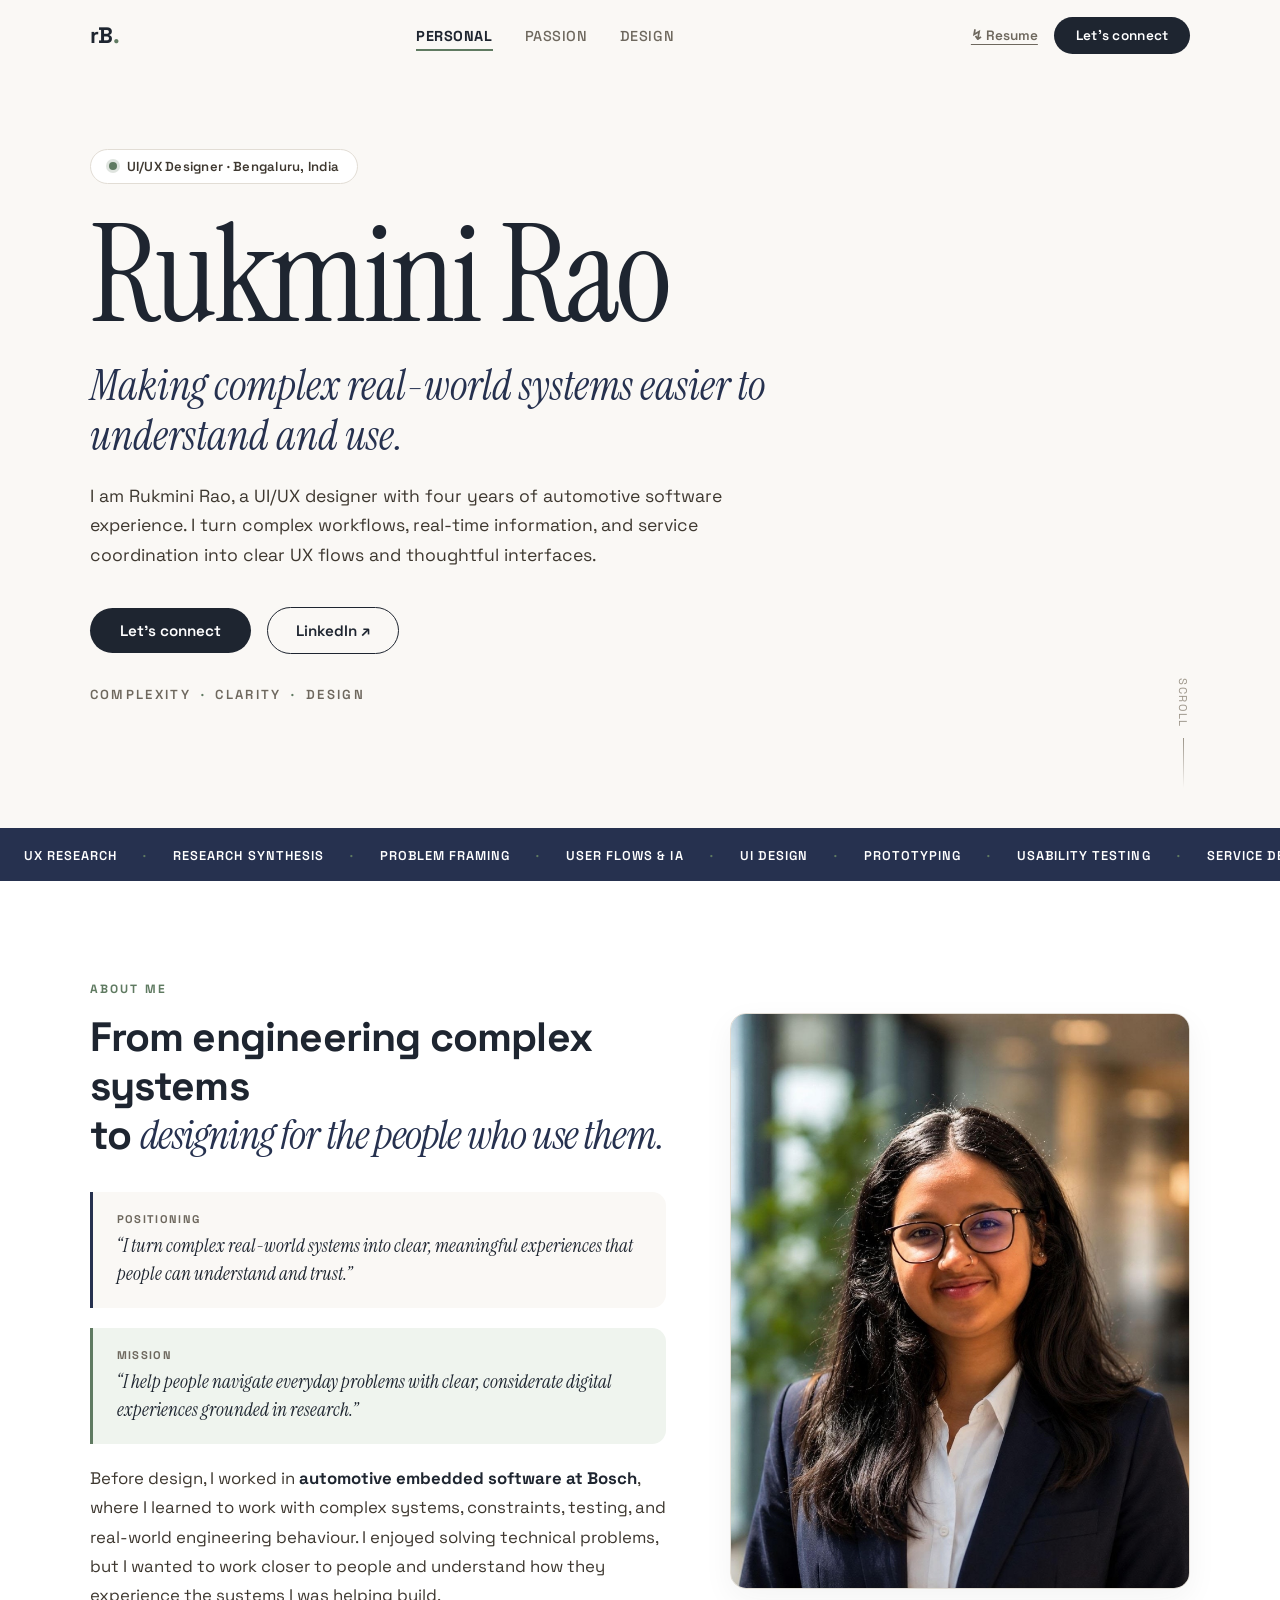
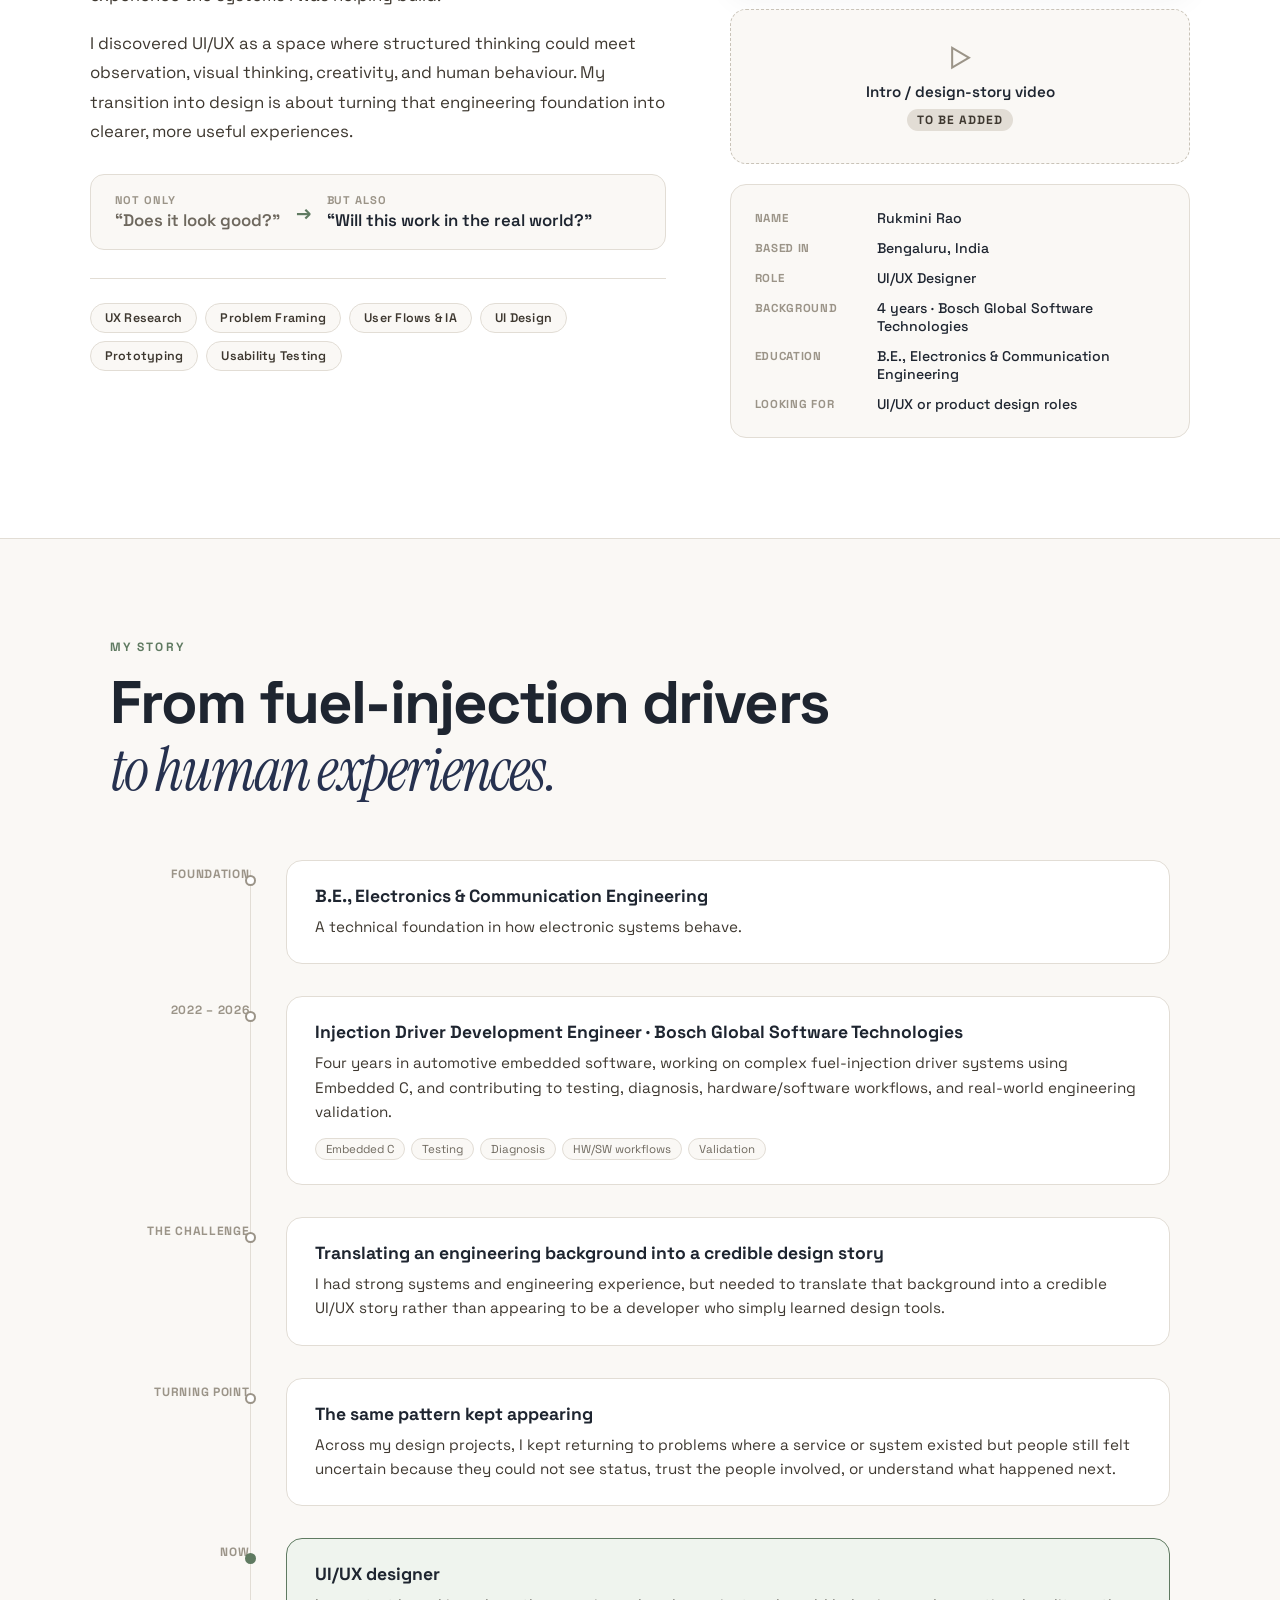
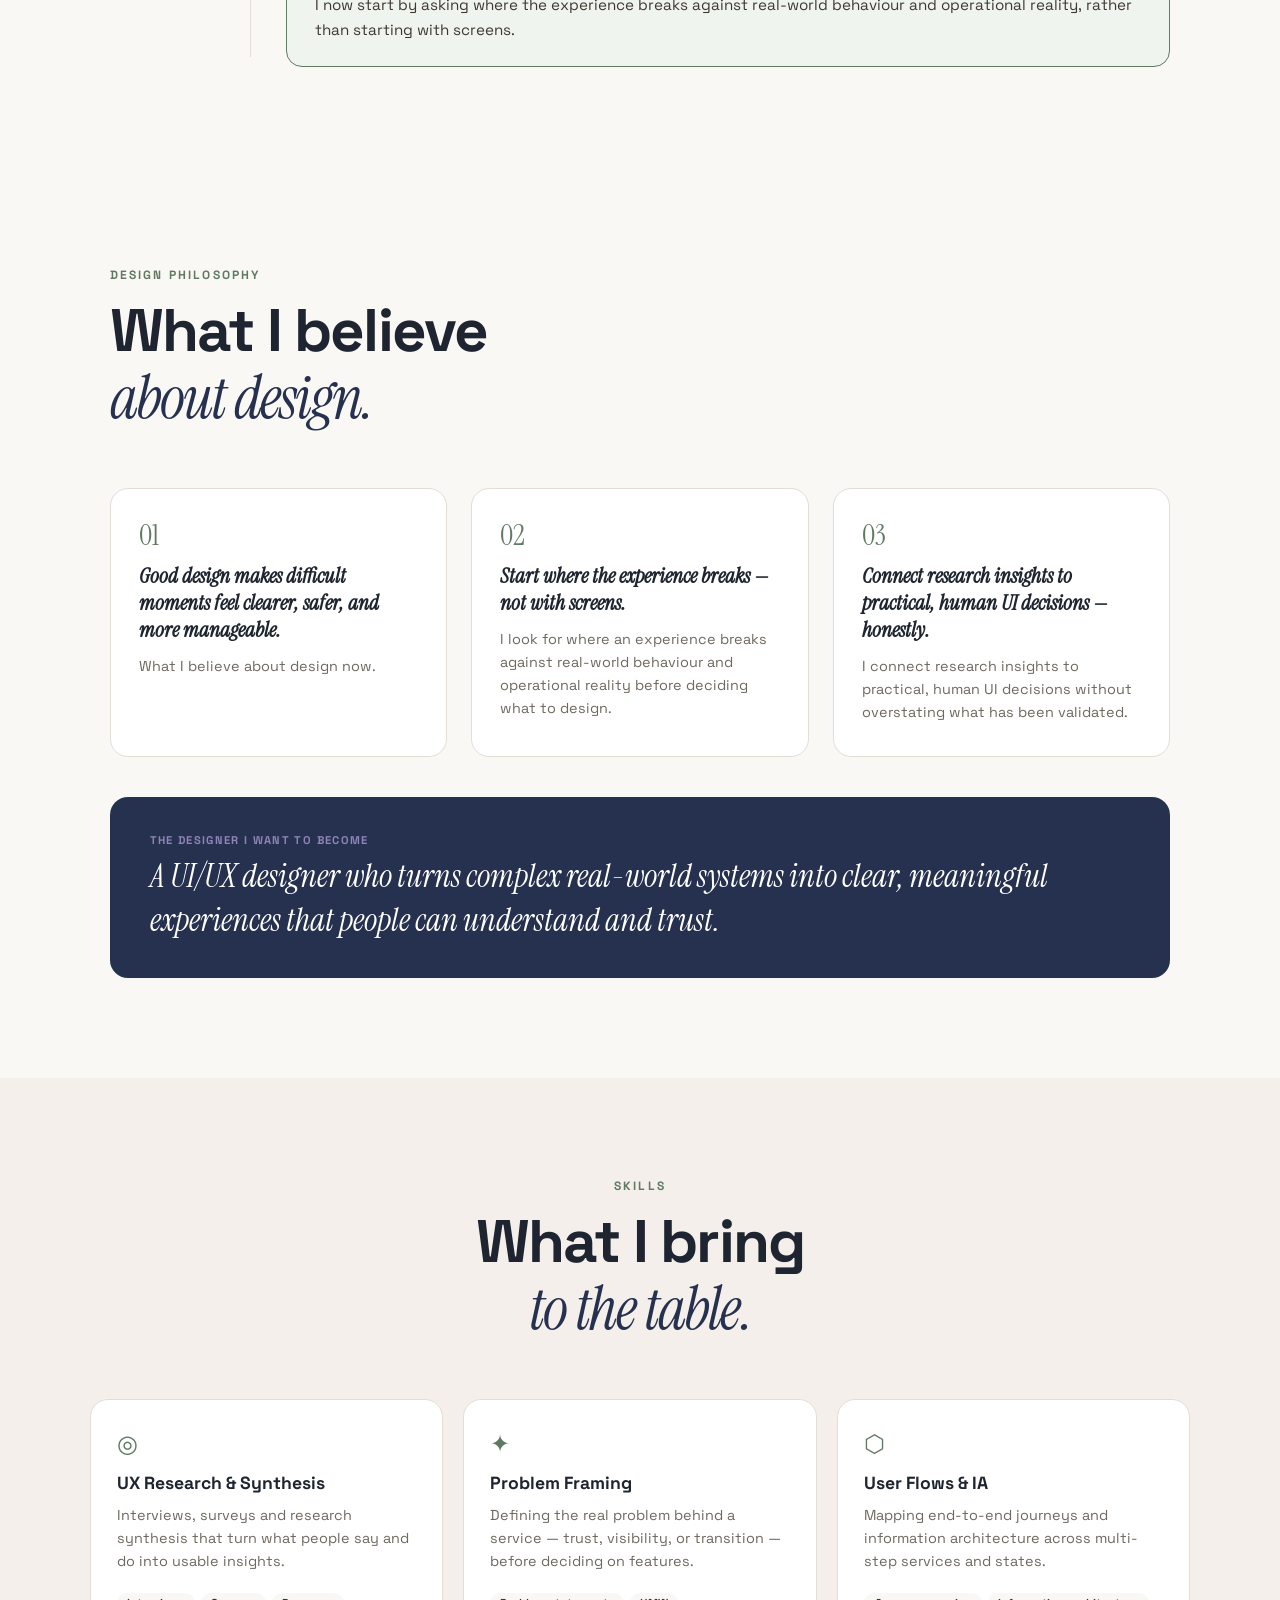
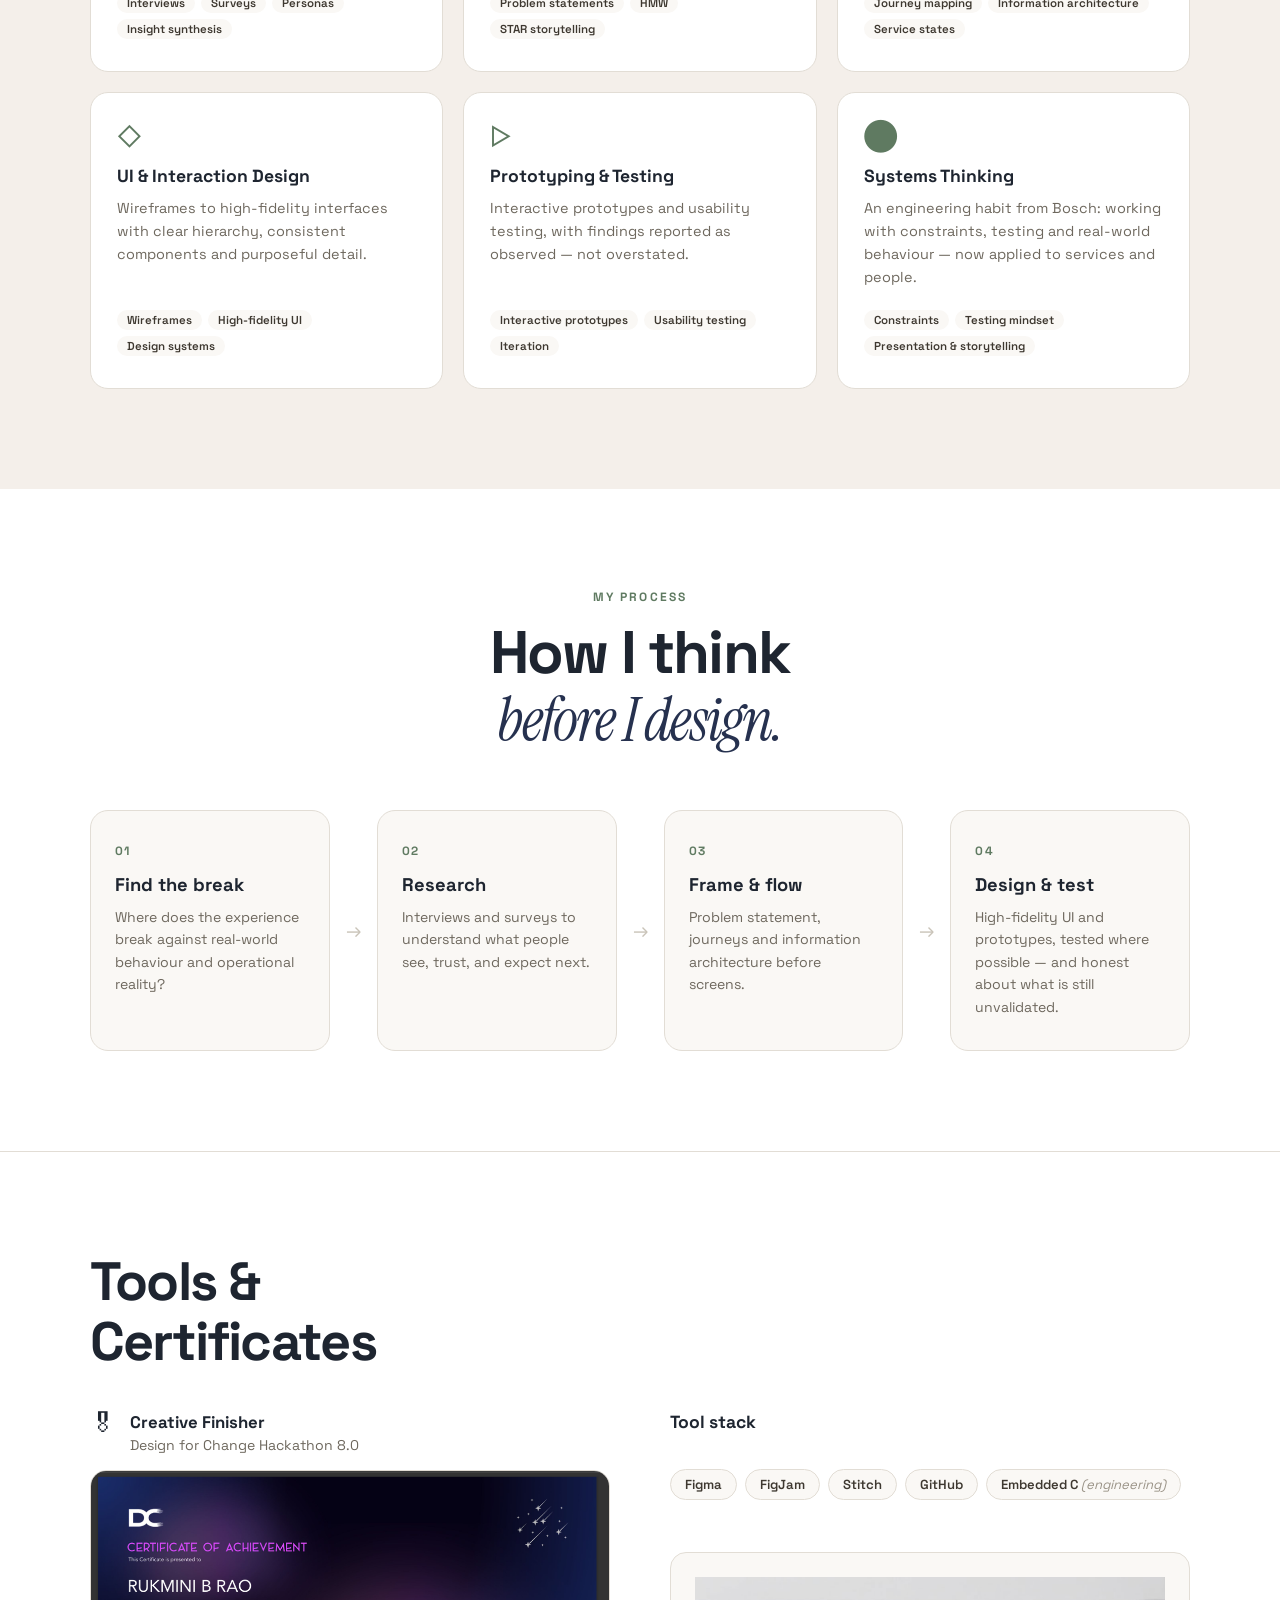
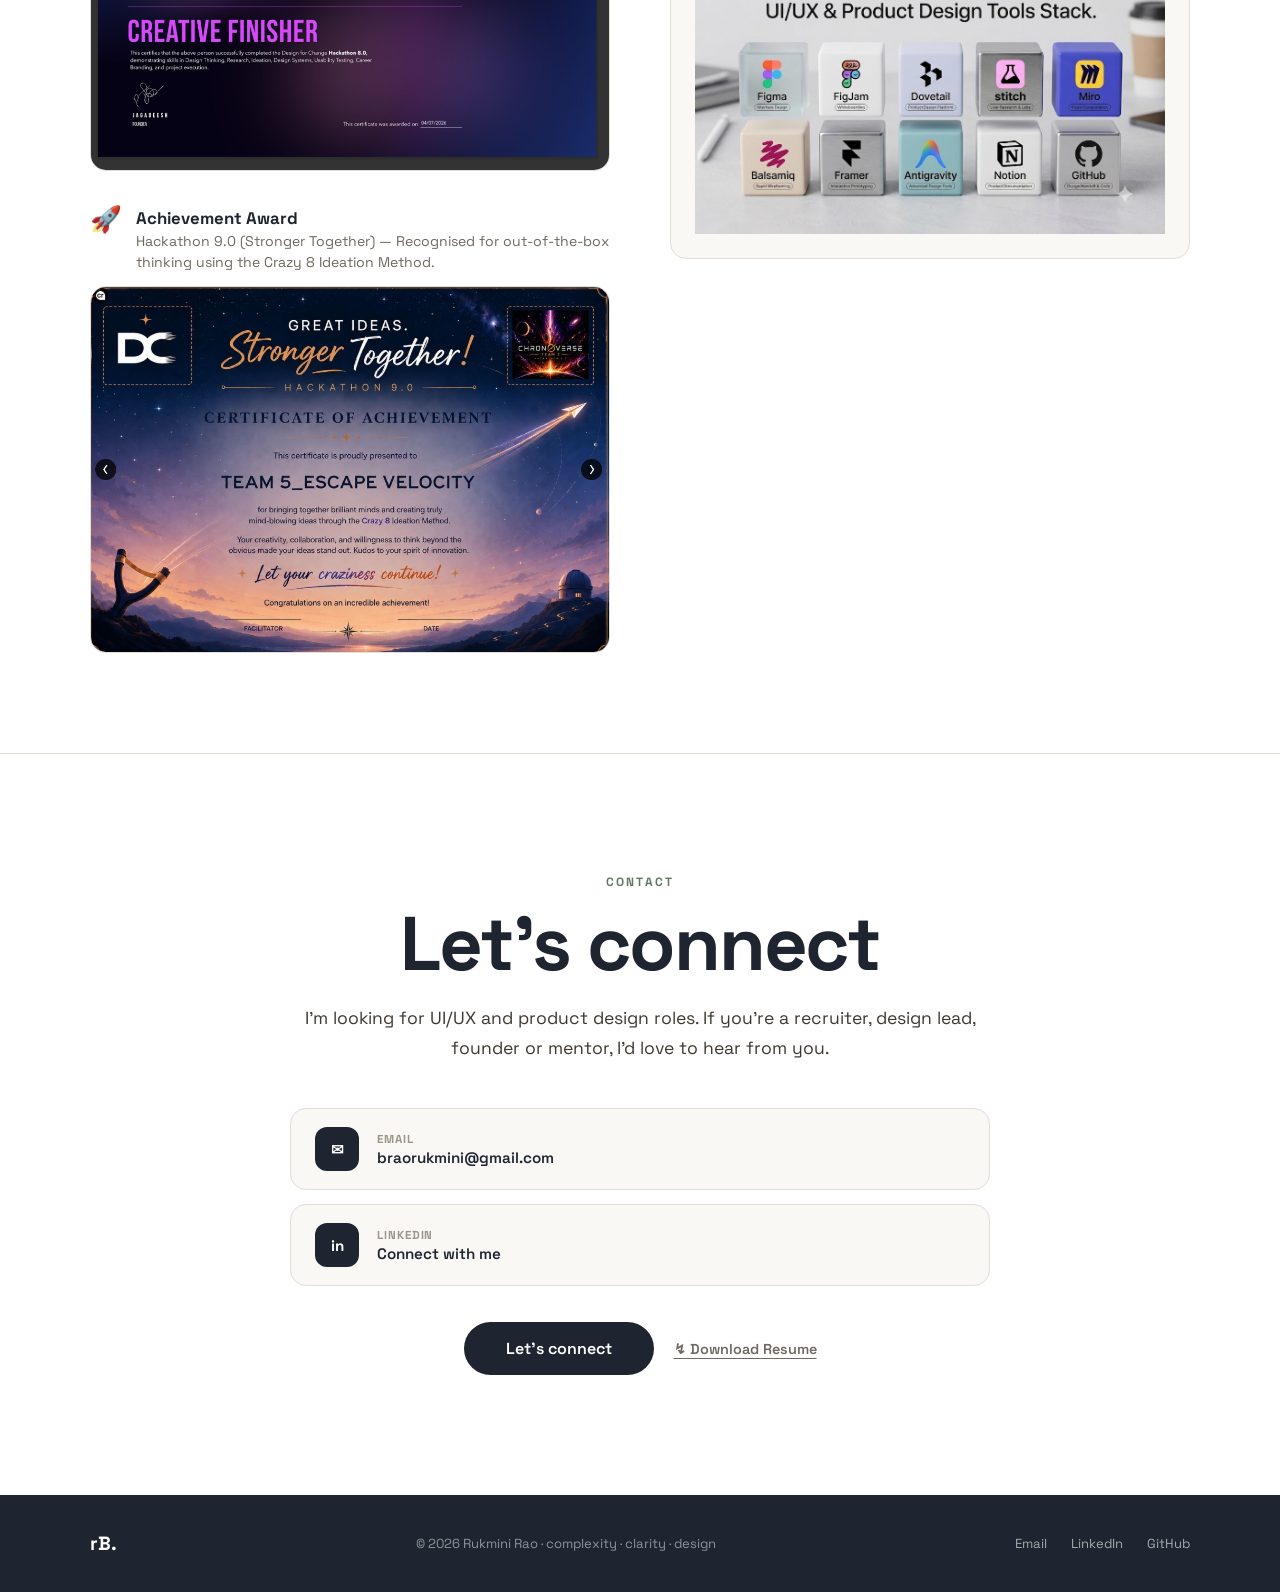
<file: index.html>
<!DOCTYPE html>
<html lang="en">

<head>
  <meta charset="UTF-8">
  <meta name="viewport" content="width=device-width, initial-scale=1.0">
  <title>Rukmini Rao — UI/UX Designer · complexity · clarity · design</title>
  <meta name="description" content="Rukmini Rao is a Bengaluru-based UI/UX designer with four years of automotive software experience at Bosch. Research-led case studies: Swachha Bengaluru, Sahayak, HiBro and Unora.">
  <meta property="og:title" content="Rukmini Rao — UI/UX Designer">
  <meta property="og:description" content="I turn complex real-world systems into clear, meaningful experiences that people can understand and trust.">
  <meta property="og:type" content="website">
  <link rel="preconnect" href="https://fonts.googleapis.com">
  <link href="https://fonts.googleapis.com/css2?family=Instrument+Serif:ital@0;1&family=Inter:wght@300;400;500;600;700&family=Space+Grotesk:wght@300;400;500;600;700&display=swap" rel="stylesheet">
  <link rel="stylesheet" href="style.css">
</head>

<body>

  <a href="#main" class="skip-link">Skip to content</a>

  <!-- ════════════════ CURSOR ════════════════ -->
  <div class="cursor" id="cursor" aria-hidden="true"></div>
  <div class="cursor-follower" id="cursor-follower" aria-hidden="true"></div>

  <!-- ════════════════ NAV ════════════════ -->
  <nav id="nav" aria-label="Primary">
    <a href="#personal" class="nav-logo" data-tab-link="personal">rB<span>.</span></a>
    <div class="nav-links" role="tablist" aria-label="Portfolio sections">
      <a href="#personal" class="nav-link" role="tab" id="tab-personal" aria-controls="personal" data-tab="personal">Personal</a>
      <a href="#passion" class="nav-link" role="tab" id="tab-passion" aria-controls="passion" data-tab="passion">Passion</a>
      <a href="#design" class="nav-link" role="tab" id="tab-design" aria-controls="design" data-tab="design">Design</a>
    </div>
    <div class="nav-actions">
      <a href="Rukmini%20Rao%20Resume.docx" download class="nav-resume" id="nav-resume-btn">↯ Resume</a>
      <a href="#contact" class="nav-cta" id="nav-hire">Let’s connect</a>
    </div>
    <button class="nav-mobile-toggle" id="mobile-toggle" aria-label="Toggle menu" aria-expanded="false" aria-controls="mobile-nav">
      <span></span><span></span><span></span>
    </button>
  </nav>

  <!-- Mobile Nav -->
  <div class="mobile-nav" id="mobile-nav">
    <a href="#personal" class="mobile-link" data-tab-link="personal">Personal</a>
    <a href="#passion" class="mobile-link" data-tab-link="passion">Passion</a>
    <a href="#design" class="mobile-link" data-tab-link="design">Design</a>
    <a href="#contact" class="mobile-link">Let’s connect</a>
    <a href="Rukmini%20Rao%20Resume.docx" download class="mobile-link mobile-resume">↯ Download Resume</a>
  </div>

  <main id="main">

  <!-- ═══════════════════════════════════════════════════════════
       TAB 1 — PERSONAL
       ═══════════════════════════════════════════════════════════ -->
  <div class="tab-panel" id="personal" role="tabpanel" aria-labelledby="tab-personal">

    <!-- ════════════════ HERO ════════════════ -->
    <section id="home" class="hero">
      <div class="hero-content">
        <div class="hero-badge">
          <span class="status-dot"></span>
          <span>UI/UX Designer · Bengaluru, India</span>
        </div>
        <h1 class="hero-title">
          <span class="hero-line-1">Rukmini Rao</span>
        </h1>
        <p class="hero-sub">Making complex real-world systems easier to understand and use.</p>
        <p class="hero-desc">
          I am Rukmini Rao, a UI/UX designer with four years of automotive software experience. I turn complex workflows, real-time information, and service coordination into clear UX flows and thoughtful interfaces.
        </p>
        <div class="hero-actions">
          <a href="#contact" class="btn-primary" id="hero-connect-btn">Let’s connect</a>
          <a href="https://www.linkedin.com/in/rukmini-rao-a92a71280/" target="_blank" rel="noopener" class="btn-secondary" id="hero-linkedin-btn">LinkedIn ↗</a>
        </div>
        <p class="brand-line" aria-label="Personal brand">complexity <span>·</span> clarity <span>·</span> design</p>
      </div>
      <div class="hero-scroll-hint" aria-hidden="true">
        <span>Scroll</span>
        <div class="scroll-line"></div>
      </div>
    </section>

    <!-- ════════════════ MARQUEE ════════════════ -->
    <div class="marquee-wrapper" aria-hidden="true">
      <div class="marquee-track">
        <span>UX Research</span><span class="dot">·</span>
        <span>Research Synthesis</span><span class="dot">·</span>
        <span>Problem Framing</span><span class="dot">·</span>
        <span>User Flows &amp; IA</span><span class="dot">·</span>
        <span>UI Design</span><span class="dot">·</span>
        <span>Prototyping</span><span class="dot">·</span>
        <span>Usability Testing</span><span class="dot">·</span>
        <span>Service Design</span><span class="dot">·</span>
        <span>Systems Thinking</span><span class="dot">·</span>
        <span>UX Research</span><span class="dot">·</span>
        <span>Research Synthesis</span><span class="dot">·</span>
        <span>Problem Framing</span><span class="dot">·</span>
        <span>User Flows &amp; IA</span><span class="dot">·</span>
        <span>UI Design</span><span class="dot">·</span>
        <span>Prototyping</span><span class="dot">·</span>
        <span>Usability Testing</span><span class="dot">·</span>
        <span>Service Design</span><span class="dot">·</span>
        <span>Systems Thinking</span><span class="dot">·</span>
      </div>
    </div>

    <!-- ════════════════ ABOUT ════════════════ -->
    <section id="about" class="about">
      <div class="about-label">About me</div>
      <div class="about-grid">
        <div class="about-left">
          <h2 class="about-title">From engineering complex systems<br>to <em>designing for the people who use them.</em></h2>

          <figure class="quote-block">
            <span class="quote-label">Positioning</span>
            <blockquote>“I turn complex real-world systems into clear, meaningful experiences that people can understand and trust.”</blockquote>
          </figure>
          <figure class="quote-block quote-soft">
            <span class="quote-label">Mission</span>
            <blockquote>“I help people navigate everyday problems with clear, considerate digital experiences grounded in research.”</blockquote>
          </figure>

          <p class="about-bio">
            Before design, I worked in <strong>automotive embedded software at Bosch</strong>, where I learned to work with complex systems, constraints, testing, and real-world engineering behaviour. I enjoyed solving technical problems, but I wanted to work closer to people and understand how they experience the systems I was helping build.
          </p>
          <p class="about-bio">
            I discovered UI/UX as a space where structured thinking could meet observation, visual thinking, creativity, and human behaviour. My transition into design is about turning that engineering foundation into clearer, more useful experiences.
          </p>

          <div class="question-pair" aria-label="The two questions I ask">
            <div class="qp-item qp-muted"><span>Not only</span>“Does it look good?”</div>
            <div class="qp-arrow" aria-hidden="true">→</div>
            <div class="qp-item"><span>But also</span>“Will this work in the real world?”</div>
          </div>

          <div class="about-expertise">
            <span class="expertise-tag">UX Research</span>
            <span class="expertise-tag">Problem Framing</span>
            <span class="expertise-tag">User Flows &amp; IA</span>
            <span class="expertise-tag">UI Design</span>
            <span class="expertise-tag">Prototyping</span>
            <span class="expertise-tag">Usability Testing</span>
          </div>
        </div>

        <div class="about-right">
          <figure class="portrait-card">
            <img src="rukmini-profile.jpg" alt="Rukmini Rao — UI/UX Designer" class="portrait-img" loading="eager">
          </figure>
          <div class="placeholder-box placeholder-video" role="img" aria-label="Intro video placeholder">
            <span class="ph-icon" aria-hidden="true">▷</span>
            <strong>Intro / design-story video</strong>
            <span class="tbd">To be added</span>
          </div>
          <dl class="fact-list">
            <div><dt>Name</dt><dd>Rukmini Rao</dd></div>
            <div><dt>Based in</dt><dd>Bengaluru, India</dd></div>
            <div><dt>Role</dt><dd>UI/UX Designer</dd></div>
            <div><dt>Background</dt><dd>4 years · Bosch Global Software Technologies</dd></div>
            <div><dt>Education</dt><dd>B.E., Electronics &amp; Communication Engineering</dd></div>
            <div><dt>Looking for</dt><dd>UI/UX or product design roles</dd></div>
          </dl>
        </div>
      </div>
    </section>

    <!-- ════════════════ STORY TIMELINE ════════════════ -->
    <section id="story" class="story">
      <div class="section-header section-header-left">
        <div class="section-label">My story</div>
        <h2 class="section-title">From fuel-injection drivers<br><em>to human experiences.</em></h2>
      </div>

      <ol class="story-timeline">
        <li class="tl-item">
          <span class="tl-when">Foundation</span>
          <div class="tl-body">
            <h3>B.E., Electronics &amp; Communication Engineering</h3>
            <p>A technical foundation in how electronic systems behave.</p>
          </div>
        </li>
        <li class="tl-item">
          <span class="tl-when">2022 – 2026</span>
          <div class="tl-body">
            <h3>Injection Driver Development Engineer · Bosch Global Software Technologies</h3>
            <p>Four years in automotive embedded software, working on complex fuel-injection driver systems using Embedded C, and contributing to testing, diagnosis, hardware/software workflows, and real-world engineering validation.</p>
            <div class="tl-tags"><span>Embedded C</span><span>Testing</span><span>Diagnosis</span><span>HW/SW workflows</span><span>Validation</span></div>
          </div>
        </li>
        <li class="tl-item">
          <span class="tl-when">The challenge</span>
          <div class="tl-body">
            <h3>Translating an engineering background into a credible design story</h3>
            <p>I had strong systems and engineering experience, but needed to translate that background into a credible UI/UX story rather than appearing to be a developer who simply learned design tools.</p>
          </div>
        </li>
        <li class="tl-item">
          <span class="tl-when">Turning point</span>
          <div class="tl-body">
            <h3>The same pattern kept appearing</h3>
            <p>Across my design projects, I kept returning to problems where a service or system existed but people still felt uncertain because they could not see status, trust the people involved, or understand what happened next.</p>
          </div>
        </li>
        <li class="tl-item tl-now">
          <span class="tl-when">Now</span>
          <div class="tl-body">
            <h3>UI/UX designer</h3>
            <p>I now start by asking where the experience breaks against real-world behaviour and operational reality, rather than starting with screens.</p>
          </div>
        </li>
      </ol>
    </section>

    <!-- ════════════════ VALUES / PHILOSOPHY ════════════════ -->
    <section id="values" class="values">
      <div class="section-header section-header-left">
        <div class="section-label">Design philosophy</div>
        <h2 class="section-title">What I believe<br><em>about design.</em></h2>
      </div>
      <div class="belief-grid">
        <article class="belief-card">
          <span class="belief-num">01</span>
          <h3>Good design makes difficult moments feel clearer, safer, and more manageable.</h3>
          <p>What I believe about design now.</p>
        </article>
        <article class="belief-card">
          <span class="belief-num">02</span>
          <h3>Start where the experience breaks — not with screens.</h3>
          <p>I look for where an experience breaks against real-world behaviour and operational reality before deciding what to design.</p>
        </article>
        <article class="belief-card">
          <span class="belief-num">03</span>
          <h3>Connect research insights to practical, human UI decisions — honestly.</h3>
          <p>I connect research insights to practical, human UI decisions without overstating what has been validated.</p>
        </article>
      </div>
      <div class="designer-goal">
        <span class="quote-label">The designer I want to become</span>
        <p>A UI/UX designer who turns complex real-world systems into clear, meaningful experiences that people can understand and trust.</p>
      </div>
    </section>

    <!-- ════════════════ SKILLS ════════════════ -->
    <section id="skills" class="skills">
      <div class="section-header">
        <div class="section-label">Skills</div>
        <h2 class="section-title">What I bring<br><em>to the table.</em></h2>
      </div>
      <div class="skills-grid">
        <div class="skill-card" id="skill-research">
          <div class="skill-icon">◎</div>
          <h3 class="skill-name">UX Research &amp; Synthesis</h3>
          <p class="skill-desc">Interviews, surveys and research synthesis that turn what people say and do into usable insights.</p>
          <div class="skill-tags">
            <span>Interviews</span><span>Surveys</span><span>Personas</span><span>Insight synthesis</span>
          </div>
        </div>
        <div class="skill-card" id="skill-framing">
          <div class="skill-icon">✦</div>
          <h3 class="skill-name">Problem Framing</h3>
          <p class="skill-desc">Defining the real problem behind a service — trust, visibility, or transition — before deciding on features.</p>
          <div class="skill-tags">
            <span>Problem statements</span><span>HMW</span><span>STAR storytelling</span>
          </div>
        </div>
        <div class="skill-card" id="skill-flows">
          <div class="skill-icon">⬡</div>
          <h3 class="skill-name">User Flows &amp; IA</h3>
          <p class="skill-desc">Mapping end-to-end journeys and information architecture across multi-step services and states.</p>
          <div class="skill-tags">
            <span>Journey mapping</span><span>Information architecture</span><span>Service states</span>
          </div>
        </div>
        <div class="skill-card" id="skill-ui">
          <div class="skill-icon">◇</div>
          <h3 class="skill-name">UI &amp; Interaction Design</h3>
          <p class="skill-desc">Wireframes to high-fidelity interfaces with clear hierarchy, consistent components and purposeful detail.</p>
          <div class="skill-tags">
            <span>Wireframes</span><span>High-fidelity UI</span><span>Design systems</span>
          </div>
        </div>
        <div class="skill-card" id="skill-proto">
          <div class="skill-icon">▷</div>
          <h3 class="skill-name">Prototyping &amp; Testing</h3>
          <p class="skill-desc">Interactive prototypes and usability testing, with findings reported as observed — not overstated.</p>
          <div class="skill-tags">
            <span>Interactive prototypes</span><span>Usability testing</span><span>Iteration</span>
          </div>
        </div>
        <div class="skill-card" id="skill-systems">
          <div class="skill-icon">⬤</div>
          <h3 class="skill-name">Systems Thinking</h3>
          <p class="skill-desc">An engineering habit from Bosch: working with constraints, testing and real-world behaviour — now applied to services and people.</p>
          <div class="skill-tags">
            <span>Constraints</span><span>Testing mindset</span><span>Presentation &amp; storytelling</span>
          </div>
        </div>
      </div>
    </section>

    <!-- ════════════════ PROCESS ════════════════ -->
    <section class="process" id="process">
      <div class="section-header">
        <div class="section-label">My Process</div>
        <h2 class="section-title">How I think<br><em>before I design.</em></h2>
      </div>
      <div class="process-steps">
        <div class="process-step">
          <div class="step-num">01</div>
          <h3 class="step-title">Find the break</h3>
          <p class="step-desc">Where does the experience break against real-world behaviour and operational reality?</p>
        </div>
        <div class="process-arrow" aria-hidden="true">→</div>
        <div class="process-step">
          <div class="step-num">02</div>
          <h3 class="step-title">Research</h3>
          <p class="step-desc">Interviews and surveys to understand what people see, trust, and expect next.</p>
        </div>
        <div class="process-arrow" aria-hidden="true">→</div>
        <div class="process-step">
          <div class="step-num">03</div>
          <h3 class="step-title">Frame &amp; flow</h3>
          <p class="step-desc">Problem statement, journeys and information architecture before screens.</p>
        </div>
        <div class="process-arrow" aria-hidden="true">→</div>
        <div class="process-step">
          <div class="step-num">04</div>
          <h3 class="step-title">Design &amp; test</h3>
          <p class="step-desc">High-fidelity UI and prototypes, tested where possible — and honest about what is still unvalidated.</p>
        </div>
      </div>
    </section>

    <!-- ════════════════ TOOLS & CERTIFICATES ════════════════ -->
    <section class="certifications" id="certifications">
      <div class="cert-container">
        <h2 class="cert-title">Tools &amp;<br>Certificates</h2>
        <div class="cert-grid">
          <div class="cert-column">
            <div class="cert-block">
              <div class="cert-item">
                <span class="cert-icon" aria-hidden="true">🎖</span>
                <div class="cert-text">
                  <strong>Creative Finisher</strong>
                  <p>Design for Change Hackathon 8.0</p>
                </div>
              </div>
              <div class="cert-image-wrap">
                <img src="certificate_wide.png" alt="Creative Finisher certificate — Design for Change Hackathon 8.0" loading="lazy">
              </div>
            </div>
            <div class="cert-block">
              <div class="cert-item">
                <span class="cert-icon" aria-hidden="true">🚀</span>
                <div class="cert-text">
                  <strong>Achievement Award</strong>
                  <p>Hackathon 9.0 (Stronger Together) — Recognised for out-of-the-box thinking using the Crazy 8 Ideation Method.</p>
                </div>
              </div>
              <div class="cert-image-wrap">
                <img src="certificate_hackathon_9.jpg" alt="Hackathon 9.0 certificate of achievement" loading="lazy">
              </div>
            </div>
          </div>
          <div class="cert-column tools-column">
            <h3 class="tools-heading">Tool stack</h3>
            <div class="tool-chips">
              <span>Figma</span><span>FigJam</span><span>Stitch</span><span>GitHub</span><span>Embedded C <em>(engineering)</em></span>
            </div>
            <div class="cert-image-wrap tools-image">
              <img src="tools.png" alt="UI/UX and product design tool stack" loading="lazy">
            </div>
          </div>
        </div>
      </div>
    </section>

  </div>
  <!-- /PERSONAL -->


  <!-- ═══════════════════════════════════════════════════════════
       TAB 2 — PASSION
       ═══════════════════════════════════════════════════════════ -->
  <div class="tab-panel" id="passion" role="tabpanel" aria-labelledby="tab-passion" hidden>

    <section class="passion-hero">
      <div class="section-label">Passion</div>
      <h1 class="passion-title">Observe, understand,<br><em>adapt, simplify, create.</em></h1>
      <p class="passion-lede">I am fascinated by how people behave, adapt, and change. Nature adapts to its environment and evolves through constraints, and I think about design similarly. I want experiences to feel natural to use, meaningful to people, and strong enough to last.</p>
    </section>

    <section class="passion-list" aria-label="Three passions">

      <article class="passion-item">
        <div class="passion-num">01</div>
        <div class="passion-body">
          <h2 class="passion-name">Build something that outlives me.</h2>
          <p class="passion-intro">Create something useful and meaningful enough to remain valuable long after I move on.</p>
          <div class="passion-columns">
            <div><span class="pc-label">What I enjoy</span><p>Making things that are genuinely useful — work that keeps its value beyond the moment it was made.</p></div>
            <div><span class="pc-label">Why it matters</span><p>I want what I create to stay meaningful to people long after I move on to the next thing.</p></div>
            <div><span class="pc-label">How it shapes my design</span><p>I design for experiences that feel natural today, remain meaningful tomorrow, and are strong enough to last — which is why I keep asking “Will this work in the real world?”</p></div>
          </div>
        </div>
      </article>

      <article class="passion-item">
        <div class="passion-num">02</div>
        <div class="passion-body">
          <h2 class="passion-name">See the world through design.</h2>
          <p class="passion-intro">Travel, observe different cultures and behaviours, and use those observations as another form of research.</p>
          <div class="passion-columns">
            <div><span class="pc-label">What I enjoy</span><p>Travelling and observing — noticing how people in different cultures behave, adapt, and change.</p></div>
            <div><span class="pc-label">Why it matters</span><p>Observation is another form of research. It shows me how people actually live with the systems around them.</p></div>
            <div><span class="pc-label">How it shapes my design</span><p>It is where my process begins: observe and understand real behaviour first, then adapt the design to it.</p></div>
          </div>
          <div class="placeholder-box placeholder-wide" role="img" aria-label="Travel and observation imagery placeholder">
            <span class="ph-icon" aria-hidden="true">◌</span>
            <strong>Personal travel &amp; observation imagery</strong>
            <span class="tbd">To be added</span>
          </div>
        </div>
      </article>

      <article class="passion-item">
        <div class="passion-num">03</div>
        <div class="passion-body">
          <h2 class="passion-name">Create something uniquely mine.</h2>
          <p class="passion-intro">Make thoughtful, original work that is distinctive enough to be remembered.</p>
          <div class="passion-columns">
            <div><span class="pc-label">What I enjoy</span><p>Thoughtful, original making — including sketching and visual process work.</p></div>
            <div><span class="pc-label">Why it matters</span><p>I want my work to be distinctive enough to be remembered, not interchangeable.</p></div>
            <div><span class="pc-label">How it shapes my design</span><p>It pushes me toward purposeful visual detail rather than decoration — work with a clear point of view.</p></div>
          </div>
          <div class="placeholder-box placeholder-wide" role="img" aria-label="Sketching and process visuals placeholder">
            <span class="ph-icon" aria-hidden="true">✎</span>
            <strong>Selected sketching &amp; process visuals</strong>
            <span class="tbd">To be added</span>
          </div>
        </div>
      </article>

    </section>

    <section class="nature-section">
      <div class="nature-inner">
        <div class="section-label">How nature shapes my thinking</div>
        <h2 class="section-title">Nature evolves<br><em>through constraints.</em></h2>
        <p class="nature-copy">Nature adapts to its environment and evolves through constraints. I think about design the same way.</p>
        <ol class="flow-chain flow-chain-lg" aria-label="Design approach">
          <li>Observe</li>
          <li>Understand</li>
          <li>Adapt</li>
          <li>Simplify</li>
          <li>Create</li>
        </ol>
        <div class="placeholder-box placeholder-wide" role="img" aria-label="Nature and adaptation references placeholder">
          <span class="ph-icon" aria-hidden="true">❀</span>
          <strong>Nature &amp; adaptation references</strong>
          <span class="tbd">To be added</span>
        </div>
      </div>
    </section>

    <section class="passion-quote">
      <blockquote>“I want to design things that feel natural today, remain meaningful tomorrow, and are still useful years from now.”</blockquote>
      <cite>— Rukmini Rao</cite>
    </section>

    <section class="small-things">
      <div class="section-header section-header-left">
        <div class="section-label">A few small things</div>
        <h2 class="section-title">Off the clock.</h2>
      </div>
      <div class="small-grid">
        <div class="small-card"><span class="sc-label">Food I have most</span><strong>Tiramisu</strong></div>
        <div class="small-card"><span class="sc-label">Favourite movie</span><strong><em>Charlie</em></strong></div>
        <div class="small-card"><span class="sc-label">Car brand I admire</span><strong>Mercedes-Benz</strong><span class="sc-note">especially the convertible</span></div>
        <div class="small-card"><span class="sc-label">Brands I admire</span><strong>Amazon &amp; Duolingo</strong></div>
        <div class="small-card small-card-wide">
          <span class="sc-label">Colours I’m drawn to</span>
          <div class="swatches" aria-label="Warm neutrals, off-white, deep navy, muted lavender, soft sage, understated peach">
            <span style="--sw:#EDE7DF" title="Warm neutral"></span>
            <span style="--sw:#FAF8F5" title="Off-white"></span>
            <span style="--sw:#26314F" title="Deep navy"></span>
            <span style="--sw:#B9B2D6" title="Muted lavender"></span>
            <span style="--sw:#B7C4AE" title="Soft sage"></span>
            <span style="--sw:#EBC3AA" title="Understated peach"></span>
          </div>
          <span class="sc-note">Muted, grounded colours with a warm human touch.</span>
        </div>
      </div>
    </section>

  </div>
  <!-- /PASSION -->


  <!-- ═══════════════════════════════════════════════════════════
       TAB 3 — DESIGN
       ═══════════════════════════════════════════════════════════ -->
  <div class="tab-panel" id="design" role="tabpanel" aria-labelledby="tab-design" hidden>
  <section id="work" class="work">

    <div class="work-label-row">
      <div class="section-label">Selected UX Work</div>
      <h1 class="section-title work-title">Four projects.<br><em>One way of thinking.</em></h1>
    </div>
    <p class="work-intro">Each case study opens in place. Evidence is labelled honestly: what was tested, what came from informal feedback, and what remains unvalidated.</p>

    <div class="evidence-legend" aria-label="Evidence legend">
      <span class="vtag vtag-tested">Tested</span>
      <span class="vtag vtag-informal">Informal feedback</span>
      <span class="vtag vtag-unvalidated">Unvalidated</span>
      <span class="vtag vtag-tbd">To be added</span>
    </div>

    <nav class="project-index" aria-label="Projects">
      <a href="#project-swachh" class="pi-card pi-swachh"><span class="pi-num">01</span><strong>Swachha Bengaluru</strong><span>Civic services · Solo · 1 week</span></a>
      <a href="#project-sahayak" class="pi-card pi-sahayak"><span class="pi-num">02</span><strong>Sahayak</strong><span>Household services · Solo · 1 day</span></a>
      <a href="#project-hibro" class="pi-card pi-hibro"><span class="pi-num">03</span><strong>HiBro</strong><span>Emotional wellbeing · Team 5</span></a>
      <a href="#project-unora" class="pi-card pi-unora"><span class="pi-num">04</span><strong>Unora</strong><span>Student sleep · Team 5</span></a>
    </nav>

    <!-- ════════════════════════════════════════════
         PROJECT 01 — SWACHHA BENGALURU
         ════════════════════════════════════════════ -->
    <article class="proj proj-swachh" id="project-swachh">
      <div class="proj-header">
        <span class="proj-index">01</span>
        <div class="proj-headline-wrap">
          <h2 class="proj-title">Swachha Bengaluru</h2>
          <p class="proj-oneliner">A guided, resident-facing waste-collection flow — from waste selection to live status, confirmation and issue reporting.</p>
          <div class="proj-tags-inline">
            <span class="proj-tag-pill">Civic services</span>
            <span class="proj-tag-pill">Waste management</span>
            <span class="proj-tag-pill">Service design</span>
            <span class="vtag vtag-tested">Tested · 7 participants</span>
          </div>
        </div>
        <a href="https://rukminiraob.github.io/Swacha_bengaluru/" target="_blank" rel="noopener" class="proj-live-btn">Open prototype <span>↗</span></a>
      </div>

      <div class="proj-summary">
        <dl class="meta-grid">
          <div><dt>Domain</dt><dd>Civic services &amp; waste management</dd></div>
          <div><dt>Type</dt><dd>Mobile app / service design concept</dd></div>
          <div><dt>Team</dt><dd>Solo</dd></div>
          <div><dt>Duration</dt><dd>1 week</dd></div>
          <div class="span-2"><dt>My role</dt><dd>End-to-end UX and UI: research, problem framing, flow design and interface design</dd></div>
          <div><dt>Users</dt><dd>Bengaluru residents</dd></div>
          <div><dt>Tools</dt><dd>Figma · FigJam · Stitch · GitHub</dd></div>
        </dl>
        <a href="https://rukminiraob.github.io/Swacha_bengaluru/" target="_blank" rel="noopener" class="proj-cover proj-image-link">
          <img src="swachh.png" alt="Swachha Bengaluru app screens" loading="lazy">
          <div class="proj-image-overlay"><span class="proj-image-cta-badge">View interactive prototype ↗</span></div>
        </a>
      </div>

      <div class="evidence-row">
        <div class="ev"><strong>15</strong><span>Interviews</span></div>
        <div class="ev"><strong>15</strong><span>Survey responses</span></div>
        <div class="ev"><strong>7</strong><span>Usability participants</span></div>
        <div class="ev"><strong>4/7</strong><span>Completed independently (57.1%)</span></div>
        <div class="ev"><strong>3/7</strong><span>Needed guidance (42.9%)</span></div>
      </div>

      <details class="prog-disclosure case-toggle">
        <summary class="prog-summary">
          <span class="prog-summary-text">Open full case study</span>
          <span class="prog-summary-icon" aria-hidden="true">↓</span>
        </summary>
        <div class="prog-content case-body">

          <!-- Overview -->
          <section class="cs-block">
            <div class="cs-label"><span>01</span>Overview</div>
            <div class="cs-content">
              <p class="cs-lead">Waste collection and segregation can be difficult to coordinate when residents need clear guidance, location support, collection status, and a way to report issues. Swachha Bengaluru designs a clearer resident-facing flow around waste selection, collection visibility, confirmation and issue reporting.</p>
              <div class="feature-chips">
                <span>Live truck tracking</span><span>ETA</span><span>Notifications</span><span>Wet / dry waste guidance</span><span>Collection status</span><span>Arrival &amp; confirmation</span><span>Missed-pickup reporting</span>
              </div>
            </div>
          </section>

          <!-- Problem -->
          <section class="cs-block">
            <div class="cs-label"><span>02</span>Problem</div>
            <div class="cs-content">
              <p>Research identified uncertainty across five moments of the collection experience:</p>
              <div class="research-cards cards-5">
                <div class="rc"><span class="rc-num">01</span><h4>Collection timing</h4><p>When will collection actually happen?</p></div>
                <div class="rc"><span class="rc-num">02</span><h4>Waste type</h4><p>Which waste goes out — wet or dry?</p></div>
                <div class="rc"><span class="rc-num">03</span><h4>Truck location</h4><p>Where is the truck right now?</p></div>
                <div class="rc"><span class="rc-num">04</span><h4>Missed pickup</h4><p>What happens if the truck is missed?</p></div>
                <div class="rc"><span class="rc-num">05</span><h4>Reporting</h4><p>How do I report a problem?</p></div>
              </div>
            </div>
          </section>

          <!-- History -->
          <section class="cs-block">
            <div class="cs-label"><span>03</span>History</div>
            <div class="cs-content">
              <dl class="history-grid">
                <div><dt>Before</dt><dd>Residents needed to navigate collection, waste-type selection, location, arrival, confirmation and issue reporting.</dd></div>
                <div><dt>Why it matters</dt><dd>Improper or confusing handoff can obstruct day-to-day waste-management service.</dd></div>
                <div><dt>Who is affected</dt><dd>Residents and waste-collection operations.</dd></div>
                <div><dt>Trigger</dt><dd>Research identified uncertainty around collection timing, truck location, waste type, missed pickup and reporting — creating a need for a clearer, more guided collection experience.</dd></div>
              </dl>
            </div>
          </section>

          <!-- Geography -->
          <section class="cs-block">
            <div class="cs-label"><span>04</span>Geography</div>
            <div class="cs-content">
              <div class="geo-grid">
                <div class="geo-card"><span class="geo-k">Who</span><p>Bengaluru residents using a civic waste service.</p><p class="tbd-note">Exact target groups: <span class="tbd">To be added</span></p></div>
                <div class="geo-card"><span class="geo-k">Device</span><p>Mobile app.</p><p class="tbd-note">Digital-comfort range: <span class="tbd">To be added</span></p></div>
                <div class="geo-card"><span class="geo-k">Where</span><p>At home and during the waste-collection handoff.</p></div>
                <div class="geo-card"><span class="geo-k">Research context</span><p>15 interviews and 15 survey responses with residents; 7 participants in usability testing, including older users.</p></div>
              </div>
            </div>
          </section>

          <!-- Physics -->
          <section class="cs-block">
            <div class="cs-label"><span>05</span>Physics <em>· journey &amp; mechanics</em></div>
            <div class="cs-content">
              <h4 class="cs-sub">User journey</h4>
              <ol class="flow-chain">
                <li>Onboarding</li><li>Location</li><li>Notification</li><li>Home</li><li>Choose wet / dry waste</li><li>Collection status</li><li>Arrival</li><li>Confirmation <small>or</small> report issue</li>
              </ol>
              <h4 class="cs-sub">Information architecture</h4>
              <ol class="flow-chain flow-chain-ia">
                <li>Home</li><li>Track / collection status</li><li>Waste guidance</li><li>Live truck / location context</li><li>Arrival / confirmation</li><li>Missed-pickup reporting</li>
              </ol>
              <div class="cs-grid-3">
                <div class="mini-card"><span class="mc-k">Top tasks</span><ul><li>Identify waste type</li><li>Follow collection status</li><li>Report an issue</li></ul></div>
                <div class="mini-card"><span class="mc-k">Friction</span><p>The location decision, and independent completion for some users — particularly older participants.</p></div>
                <div class="mini-card"><span class="mc-k">Simplification</span><p>Make location choices and service-state feedback clearer.</p></div>
              </div>
            </div>
          </section>

          <!-- Chemistry -->
          <section class="cs-block">
            <div class="cs-label"><span>06</span>Chemistry <em>· emotion &amp; trust</em></div>
            <div class="cs-content">
              <div class="emotion-shift">
                <div class="es-from"><span>Before</span>Uncertainty around collection steps and service status.</div>
                <div class="es-arrow" aria-hidden="true">→</div>
                <div class="es-to"><span>Intended</span>Clarity and confidence.</div>
              </div>
              <p class="cs-support"><strong>Supporting choices:</strong> guided state changes, confirmation, and an issue-reporting path.</p>
            </div>
          </section>

          <!-- Biology -->
          <section class="cs-block">
            <div class="cs-label"><span>07</span>Biology <em>· behaviour</em></div>
            <div class="cs-content">
              <div class="cs-grid-2">
                <div class="mini-card"><span class="mc-k">Observed pattern</span><p>Residents need to coordinate waste handoff and may need guidance through location and service states.</p></div>
                <div class="mini-card"><span class="mc-k">Intended behaviour change</span><p>Make collection actions more understandable.</p></div>
              </div>
              <h4 class="cs-sub">Product feedback loop</h4>
              <ol class="flow-chain loop"><li>Status</li><li>Arrival</li><li>Confirmation</li><li>Issue reporting</li></ol>
            </div>
          </section>

          <!-- Mathematics -->
          <section class="cs-block">
            <div class="cs-label"><span>08</span>Mathematics <em>· evidence</em></div>
            <div class="cs-content">
              <div class="stat-bar" role="img" aria-label="4 of 7 participants completed independently; 3 of 7 needed guidance">
                <div class="sb-seg sb-a" style="flex:4"><strong>4/7</strong> completed independently · 57.1%</div>
                <div class="sb-seg sb-b" style="flex:3"><strong>3/7</strong> needed guidance · 42.9%</div>
              </div>
              <div class="cs-grid-2">
                <div class="mini-card"><span class="mc-k">Confirmed findings</span><ul><li>Older users needed additional support.</li><li>The location <strong>enable-versus-skip</strong> decision was a key usability gap.</li></ul></div>
                <div class="mini-card mini-card-muted"><span class="mc-k">Still to validate</span><ul><li>Service impact</li><li>Time saved</li><li>Confidence</li><li>Error reduction</li><li>Wider usability</li></ul></div>
              </div>
            </div>
          </section>

          <!-- Design Engineering -->
          <section class="cs-block">
            <div class="cs-label"><span>09</span>Design Engineering <em>· decisions</em></div>
            <div class="cs-content">
              <div class="decision-cards">
                <div class="dc"><span class="dc-k">Insight</span><p>Residents were unsure about collection timing and truck location.</p><span class="dc-k">Decision</span><p>Live truck tracking with an ETA inside collection status.</p></div>
                <div class="dc"><span class="dc-k">Insight</span><p>Residents had no timely signal of what was happening.</p><span class="dc-k">Decision</span><p>A notification step during onboarding, followed by service-state updates.</p></div>
                <div class="dc"><span class="dc-k">Insight</span><p>Waste-type uncertainty at the moment of handoff.</p><span class="dc-k">Decision</span><p>A wet / dry choice on Home, supported by waste guidance.</p></div>
                <div class="dc"><span class="dc-k">Insight</span><p>Residents could not tell when collection was complete.</p><span class="dc-k">Decision</span><p>Explicit arrival and collection-confirmation states.</p></div>
                <div class="dc"><span class="dc-k">Insight</span><p>Missed pickups had no clear next step.</p><span class="dc-k">Decision</span><p>A missed-pickup reporting path from the confirmation stage.</p></div>
                <div class="dc dc-iter"><span class="dc-k">Testing insight</span><p>The location enable-vs-skip choice caused hesitation; 3 of 7 needed guidance.</p><span class="dc-k">Iteration</span><p>Revised the flow to make location choices and service-state feedback clearer.</p></div>
              </div>
              <h4 class="cs-sub">Iteration timeline</h4>
              <ol class="iter-timeline">
                <li><strong>Research</strong><span>15 interviews + 15 surveys</span></li>
                <li><strong>Flows</strong><span>Collection journey &amp; IA</span></li>
                <li><strong>Prototype</strong><span>High-fidelity mobile flow</span></li>
                <li><strong>Usability test</strong><span>7 participants · 4/7 independent</span></li>
                <li><strong>Iteration</strong><span>Clearer location choice &amp; state feedback</span></li>
              </ol>
              <p class="tbd-note">Revised-vs-original screen comparison: <span class="tbd">To be added</span></p>
            </div>
          </section>

          <!-- STAR -->
          <section class="cs-block">
            <div class="cs-label"><span>10</span>STAR</div>
            <div class="cs-content">
              <div class="star-grid">
                <div class="star"><span class="star-k">S</span><h4>Situation</h4><p>Waste collection and segregation can be difficult to coordinate when residents need clear guidance, location support, collection status, and a way to report issues.</p></div>
                <div class="star"><span class="star-k">T</span><h4>Task</h4><p>Design a clearer resident-facing flow around waste selection, collection visibility, confirmation, and issue reporting.</p></div>
                <div class="star"><span class="star-k">A</span><h4>Action</h4><p>Developed the collection flow and tested it with 7 people. 4 of 7 completed independently, while 3 needed guidance. Older users needed additional support; the location enable-versus-skip decision was a key usability gap.</p></div>
                <div class="star"><span class="star-k">R</span><h4>Result</h4><p>Revised the flow based on the observed guidance needs. No broader service, operational, or behaviour-change impact is claimed.</p></div>
              </div>
            </div>
          </section>

          <!-- Before → After -->
          <section class="cs-block">
            <div class="cs-label"><span>11</span>Before → After</div>
            <div class="cs-content">
              <div class="ba-grid">
                <div class="ba ba-before"><span class="ba-k">Before</span><ul><li>Uncertain collection timing</li><li>Unknown truck location</li><li>Unclear waste type</li><li>No clear path after a missed pickup</li></ul></div>
                <div class="ba-arrow" aria-hidden="true">→</div>
                <div class="ba ba-after"><span class="ba-k">After <em>(designed intent)</em></span><ul><li>Collection status with live tracking and ETA</li><li>Wet / dry selection with guidance</li><li>Arrival and confirmation states</li><li>Missed-pickup reporting</li></ul></div>
              </div>
              <p class="cs-caveat">The “after” describes the designed flow, not a measured service outcome.</p>
            </div>
          </section>

          <!-- Final Screens -->
          <section class="cs-block">
            <div class="cs-label"><span>12</span>Final screens</div>
            <div class="cs-content">
              <div class="screen-gallery">
                <figure class="sg-item sg-wide">
                  <a href="https://rukminiraob.github.io/Swacha_bengaluru/" target="_blank" rel="noopener"><img src="swachh.png" alt="Swachha Bengaluru final screens" loading="lazy"></a>
                  <figcaption>Final UI screens · click to open the live prototype</figcaption>
                </figure>
                <figure class="sg-item sg-embed">
                  <iframe src="https://rukminiraob.github.io/Swacha_bengaluru/" title="Swachha Bengaluru live prototype" loading="lazy"></iframe>
                  <figcaption>Live prototype · <a href="https://rukminiraob.github.io/Swacha_bengaluru/" target="_blank" rel="noopener">open in a new tab ↗</a></figcaption>
                </figure>
              </div>
            </div>
          </section>

          <!-- Learnings -->
          <section class="cs-block">
            <div class="cs-label"><span>13</span>Learnings</div>
            <div class="cs-content">
              <div class="learning-list">
                <div class="lrn"><span>01</span><p><strong>Permission moments are design moments.</strong> The location enable-versus-skip decision was the key usability gap in an otherwise linear flow.</p></div>
                <div class="lrn"><span>02</span><p><strong>Design the guided path, not only the ideal one.</strong> 3 of 7 participants needed guidance, and older users needed additional support.</p></div>
                <div class="lrn"><span>03</span><p><strong>Visible service state is the product.</strong> The service already existed; the uncertainty came from not seeing status, arrival or what happens next.</p></div>
              </div>
            </div>
          </section>

          <button type="button" class="case-close">Close case study ↑</button>
        </div>
      </details>
    </article>

    <div class="proj-divider"></div>

    <!-- ════════════════════════════════════════════
         PROJECT 02 — SAHAYAK
         ════════════════════════════════════════════ -->
    <article class="proj proj-sahayak" id="project-sahayak">
      <div class="proj-header">
        <span class="proj-index">02</span>
        <div class="proj-headline-wrap">
          <h2 class="proj-title">Sahayak</h2>
          <p class="proj-oneliner">“Reliable Help for Your Modern Home” — a household-services concept that treats hiring as a high-trust decision, not just a search.</p>
          <div class="proj-tags-inline">
            <span class="proj-tag-pill">Household services</span>
            <span class="proj-tag-pill">Marketplace</span>
            <span class="proj-tag-pill">Trust design</span>
            <span class="vtag vtag-informal">Informal feedback</span>
          </div>
        </div>
        <a href="https://rukminiraob.github.io/sahayak_APP_DFC_1day_Prj/" target="_blank" rel="noopener" class="proj-live-btn">Open prototype <span>↗</span></a>
      </div>

      <div class="proj-summary">
        <dl class="meta-grid">
          <div><dt>Domain</dt><dd>Household services</dd></div>
          <div><dt>Type</dt><dd>Mobile marketplace / service design concept</dd></div>
          <div><dt>Team</dt><dd>Solo</dd></div>
          <div><dt>Duration</dt><dd>One-day sprint</dd></div>
          <div class="span-2"><dt>My role</dt><dd>UX research, personas, wireframes and UI design</dd></div>
          <div><dt>Status</dt><dd>High-fidelity prototype; no structured usability test</dd></div>
          <div><dt>Tools</dt><dd>Figma · FigJam · Stitch · GitHub</dd></div>
        </dl>
        <a href="https://rukminiraob.github.io/sahayak_APP_DFC_1day_Prj/" target="_blank" rel="noopener" class="proj-cover proj-image-link">
          <img src="sahayak.png" alt="Sahayak app screens" loading="lazy">
          <div class="proj-image-overlay"><span class="proj-image-cta-badge">View interactive prototype ↗</span></div>
        </a>
      </div>

      <div class="evidence-row">
        <div class="ev"><strong>10</strong><span>Households surveyed</span></div>
        <div class="ev"><strong>1</strong><span>Day sprint</span></div>
        <div class="ev"><strong>8</strong><span>Final UI screens</span></div>
        <div class="ev ev-text"><strong>Informal</strong><span>Feedback only · count not recorded</span></div>
      </div>

      <details class="prog-disclosure case-toggle">
        <summary class="prog-summary">
          <span class="prog-summary-text">Open full case study</span>
          <span class="prog-summary-icon" aria-hidden="true">↓</span>
        </summary>
        <div class="prog-content case-body">

          <section class="cs-block">
            <div class="cs-label"><span>01</span>Overview</div>
            <div class="cs-content">
              <p class="cs-lead">Finding household help is a high-trust decision, not just a search problem. Households need confidence in who they invite home and clarity after hiring. Sahayak supports the complete journey — discovery, trust assessment, trial, agreement, ongoing management, leave visibility, ratings and exit.</p>
              <div class="feature-chips">
                <span>Verification</span><span>Detailed profile</span><span>Trial booking</span><span>Contract</span><span>Ongoing management</span><span>Leave visibility</span><span>Ratings</span><span>Information upload</span><span>Exit</span>
              </div>
            </div>
          </section>

          <section class="cs-block">
            <div class="cs-label"><span>02</span>Problem</div>
            <div class="cs-content">
              <p>Research with 10 households revealed that discovery alone did not solve trust, agreement, or continuity problems.</p>
              <div class="research-cards cards-4">
                <div class="rc"><span class="rc-num">01</span><h4>Confidence</h4><p>Confidence before inviting help into the home.</p></div>
                <div class="rc"><span class="rc-num">02</span><h4>Commitment risk</h4><p>Committing to an arrangement before knowing if it fits.</p></div>
                <div class="rc"><span class="rc-num">03</span><h4>Unexpected leave</h4><p>Unpredictable leave disrupting the household.</p></div>
                <div class="rc"><span class="rc-num">04</span><h4>Accountability</h4><p>Unclear ongoing accountability after hiring.</p></div>
              </div>
            </div>
          </section>

          <section class="cs-block">
            <div class="cs-label"><span>03</span>History</div>
            <div class="cs-content">
              <dl class="history-grid">
                <div><dt>Before</dt><dd>Households commonly depended on neighbours and trusted people to validate domestic help; trial and unexpected leave created uncertainty.</dd></div>
                <div><dt>Why it matters</dt><dd>It is difficult to feel safe inviting an unfamiliar person into a home and entering a continuing work arrangement.</dd></div>
                <div><dt>Who is affected</dt><dd>Households seeking domestic help or cooks; domestic workers and cooks.</dd></div>
                <div><dt>Trigger</dt><dd>Research with 10 households revealed that discovery alone did not solve trust, agreement, or continuity problems.</dd></div>
              </dl>
            </div>
          </section>

          <section class="cs-block">
            <div class="cs-label"><span>04</span>Geography</div>
            <div class="cs-content">
              <div class="geo-grid">
                <div class="geo-card"><span class="geo-k">Who</span><p>Apartment and individual-home households, with younger and older members, seeking household help, cooks, hourly or live-in workers.</p></div>
                <div class="geo-card"><span class="geo-k">Device</span><p>Mobile app. Helpers may have lower digital comfort, so household support may be needed.</p></div>
                <div class="geo-card"><span class="geo-k">Where</span><p>Before hiring, during trial and agreement, and throughout the working arrangement.</p></div>
                <div class="geo-card"><span class="geo-k">Research context</span><p>10 households surveyed during a one-day sprint.</p></div>
              </div>
            </div>
          </section>

          <section class="cs-block">
            <div class="cs-label"><span>05</span>Physics <em>· journey &amp; mechanics</em></div>
            <div class="cs-content">
              <h4 class="cs-sub">Complete journey</h4>
              <ol class="flow-chain">
                <li>Discover</li><li>Profile &amp; verification</li><li>Trial booking</li><li>Trial confirmation</li><li>Contract</li><li>Ongoing management</li><li>Leave / ratings</li><li>Exit</li>
              </ol>
              <h4 class="cs-sub">Information architecture</h4>
              <ol class="flow-chain flow-chain-ia">
                <li>Home</li><li>Profile</li><li>Booking</li><li>Confirmation</li><li>Contract</li><li>Management</li><li>Exit</li>
              </ol>
              <div class="cs-grid-3">
                <div class="mini-card"><span class="mc-k">Top tasks</span><ul><li>Assess trust</li><li>Book a trial</li><li>Manage an active arrangement</li></ul></div>
                <div class="mini-card"><span class="mc-k">Friction</span><p>Confidence before inviting help home; commitment risk; unexpected leave; unclear ongoing accountability.</p></div>
                <div class="mini-card"><span class="mc-k">Simplification</span><p>Verification cues, a trial step, shared leave visibility, contract details, ratings and an explicit exit.</p></div>
              </div>
            </div>
          </section>

          <section class="cs-block">
            <div class="cs-label"><span>06</span>Chemistry <em>· emotion &amp; trust</em></div>
            <div class="cs-content">
              <div class="emotion-shift">
                <div class="es-from"><span>Before</span>Uncertainty, caution, and fear around letting an unfamiliar person into the home.</div>
                <div class="es-arrow" aria-hidden="true">→</div>
                <div class="es-to"><span>Intended</span>Reassurance — without hiding terms or choices.</div>
              </div>
              <p class="cs-support"><strong>Supporting choices:</strong> verification, a detailed profile, trial, agreement, shared leave visibility and exit.</p>
            </div>
          </section>

          <section class="cs-block">
            <div class="cs-label"><span>07</span>Biology <em>· behaviour</em></div>
            <div class="cs-content">
              <div class="cs-grid-2">
                <div class="mini-card"><span class="mc-k">Observed pattern</span><p>Households borrow trust from neighbours; helpers may take unpredictable leave.</p></div>
                <div class="mini-card"><span class="mc-k">Intended behaviour change</span><p>Move from informal trust and uncertainty to visible information and shared planning.</p></div>
              </div>
              <h4 class="cs-sub">Product feedback loop</h4>
              <ol class="flow-chain loop"><li>Verification</li><li>Trial</li><li>Contract</li><li>Leave visibility</li><li>Ratings</li><li>Exit</li></ol>
            </div>
          </section>

          <section class="cs-block">
            <div class="cs-label"><span>08</span>Mathematics <em>· evidence</em></div>
            <div class="cs-content">
              <div class="cs-grid-3">
                <div class="mini-card"><span class="mc-k">Research</span><p><strong class="big-num">10</strong> households surveyed.</p></div>
                <div class="mini-card"><span class="mc-k">Testing</span><p>Informal feedback only; number of people not recorded. No structured task-based usability test.</p></div>
                <div class="mini-card"><span class="mc-k">Confirmed feedback</span><ul><li>Owners responded positively to a dedicated platform.</li><li>Some helpers raised digital-comfort concerns.</li></ul></div>
              </div>
              <div class="mini-card mini-card-muted"><span class="mc-k">Still to validate</span><p>Usability · adoption · trust · safety · satisfaction · business impact.</p></div>
            </div>
          </section>

          <section class="cs-block">
            <div class="cs-label"><span>09</span>Design Engineering <em>· decisions</em></div>
            <div class="cs-content">
              <div class="decision-cards">
                <div class="dc"><span class="dc-k">Insight</span><p>Households borrow trust from neighbours before inviting someone home.</p><span class="dc-k">Decision</span><p>Verification cues and a detailed profile as the first trust signal.</p></div>
                <div class="dc"><span class="dc-k">Insight</span><p>Committing straight away feels risky.</p><span class="dc-k">Decision</span><p>A trial step — booking and confirmation — before the agreement.</p></div>
                <div class="dc"><span class="dc-k">Insight</span><p>Terms of the arrangement were often unclear.</p><span class="dc-k">Decision</span><p>Contract details visible and manageable inside the app.</p></div>
                <div class="dc"><span class="dc-k">Insight</span><p>Unexpected leave created uncertainty.</p><span class="dc-k">Decision</span><p>Shared leave visibility within ongoing management.</p></div>
                <div class="dc"><span class="dc-k">Insight</span><p>Ongoing accountability was unclear.</p><span class="dc-k">Decision</span><p>Ratings and information upload during the arrangement.</p></div>
                <div class="dc"><span class="dc-k">Insight</span><p>Ending an arrangement had no defined path.</p><span class="dc-k">Decision</span><p>An explicit exit screen.</p></div>
              </div>
              <h4 class="cs-sub">Iteration from informal feedback</h4>
              <ol class="iter-timeline">
                <li><strong>Survey</strong><span>10 households</span></li>
                <li><strong>Personas &amp; flow</strong><span>Verification → exit</span></li>
                <li><strong>Wireframes &amp; UI</strong><span>High-fidelity screens</span></li>
                <li><strong>Informal feedback</strong><span>Owners positive; helper digital-comfort concerns</span></li>
                <li><strong>Iteration</strong><span>Added leave, information upload, ratings &amp; cooking-help scope</span></li>
              </ol>
            </div>
          </section>

          <section class="cs-block">
            <div class="cs-label"><span>10</span>STAR</div>
            <div class="cs-content">
              <div class="star-grid">
                <div class="star"><span class="star-k">S</span><h4>Situation</h4><p>Finding household help is a high-trust decision, not just a search problem. Households need confidence in who they invite home and clarity after hiring.</p></div>
                <div class="star"><span class="star-k">T</span><h4>Task</h4><p>Design a concept that supports discovery, trust assessment, trial, agreement, ongoing management, leave visibility, ratings, and exit.</p></div>
                <div class="star"><span class="star-k">A</span><h4>Action</h4><p>Surveyed 10 households; defined a flow from verification to trial booking, contract management, ongoing service, leave, rating and exit; designed eight final UI screens. Informal feedback led to leave, information upload, ratings and cooking-help scope being added.</p></div>
                <div class="star"><span class="star-k">R</span><h4>Result</h4><p>A complete concept prototype with informal positive owner feedback. Structured task-based usability results, adoption, safety and business impact remain unvalidated.</p></div>
              </div>
            </div>
          </section>

          <section class="cs-block">
            <div class="cs-label"><span>11</span>Before → After</div>
            <div class="cs-content">
              <div class="ba-grid">
                <div class="ba ba-before"><span class="ba-k">Before</span><ul><li>Trust borrowed from neighbours</li><li>Commitment without a trial</li><li>Unexpected leave</li><li>No clear way to end an arrangement</li></ul></div>
                <div class="ba-arrow" aria-hidden="true">→</div>
                <div class="ba ba-after"><span class="ba-k">After <em>(designed intent)</em></span><ul><li>Verification and detailed profile</li><li>Trial booking and confirmation</li><li>Contract, shared leave visibility and ratings</li><li>Explicit exit</li></ul></div>
              </div>
              <p class="cs-caveat">Based on concept design and informal feedback; not a measured outcome.</p>
            </div>
          </section>

          <section class="cs-block">
            <div class="cs-label"><span>12</span>Final screens</div>
            <div class="cs-content">
              <div class="screen-gallery">
                <figure class="sg-item sg-wide">
                  <a href="https://rukminiraob.github.io/sahayak_APP_DFC_1day_Prj/" target="_blank" rel="noopener"><img src="sahayak.png" alt="Sahayak eight screens: Onboarding and Discovery, Home Dashboard, Profile Details, Trial Booking, Trial Confirmation, Contract Management, Ongoing Management, Exit Page" loading="lazy"></a>
                  <figcaption>Onboarding &amp; Discovery · Home Dashboard · Profile Details · Trial Booking · Trial Confirmation · Contract Management · Ongoing Management · Exit Page</figcaption>
                </figure>
                <figure class="sg-item sg-embed">
                  <iframe src="https://rukminiraob.github.io/sahayak_APP_DFC_1day_Prj/" title="Sahayak live prototype" loading="lazy"></iframe>
                  <figcaption>Live prototype · <a href="https://rukminiraob.github.io/sahayak_APP_DFC_1day_Prj/" target="_blank" rel="noopener">open in a new tab ↗</a></figcaption>
                </figure>
              </div>
            </div>
          </section>

          <section class="cs-block">
            <div class="cs-label"><span>13</span>Learnings</div>
            <div class="cs-content">
              <div class="learning-list">
                <div class="lrn"><span>01</span><p><strong>Discovery is not the problem; trust is.</strong> Research with 10 households showed that finding help did not solve trust, agreement or continuity.</p></div>
                <div class="lrn"><span>02</span><p><strong>Trust has to last the whole arrangement.</strong> Leave, ratings and an explicit exit matter as much as the first booking.</p></div>
                <div class="lrn"><span>03</span><p><strong>Both sides of a marketplace are users.</strong> Some helpers raised digital-comfort concerns, so household support may be needed.</p></div>
              </div>
            </div>
          </section>

          <button type="button" class="case-close">Close case study ↑</button>
        </div>
      </details>
    </article>

    <div class="proj-divider"></div>

    <!-- ════════════════════════════════════════════
         PROJECT 03 — HIBRO
         ════════════════════════════════════════════ -->
    <article class="proj proj-hibro" id="project-hibro">
      <div class="proj-header">
        <span class="proj-index">03</span>
        <div class="proj-headline-wrap">
          <h2 class="proj-title">HiBro</h2>
          <p class="proj-oneliner">Release first. Connect later. A low-pressure emotional-wellbeing concept that starts with private release and keeps connection optional.</p>
          <div class="proj-tags-inline">
            <span class="proj-tag-pill">Emotional wellbeing</span>
            <span class="proj-tag-pill">Team 5 · Photon Avishkar</span>
            <span class="proj-tag-pill">Hackathon</span>
            <span class="vtag vtag-unvalidated">Outcomes unvalidated</span>
          </div>
        </div>
      </div>

      <div class="proj-summary">
        <dl class="meta-grid">
          <div><dt>Domain</dt><dd>Emotional wellbeing</dd></div>
          <div><dt>Type</dt><dd>Mobile app concept</dd></div>
          <div><dt>Team</dt><dd>Team 5, Photon Avishkar</dd></div>
          <div><dt>Duration</dt><dd>2 months · hackathon <small>(exact dates not documented)</small></dd></div>
          <div class="span-2"><dt>My role</dt><dd>Research synthesis &amp; insights · problem statement / HMW · user flow &amp; IA · prototype · presentation &amp; storytelling</dd></div>
          <div><dt>Users</dt><dd>Urban working men, ages 23–45</dd></div>
          <div><dt>Status</dt><dd>Research-backed hackathon prototype</dd></div>
        </dl>
        <div class="proj-cover proj-cover-dark">
          <img src="hibro.jpg" alt="HiBro hackathon presentation board showing the home check-in screen, Rage Scribble, Emotional Dump, Anonymous Community and Future Self screens" loading="lazy">
        </div>
      </div>

      <div class="evidence-row">
        <div class="ev"><strong>52</strong><span>Survey respondents + interviews</span></div>
        <div class="ev"><strong>50%</strong><span>Cited fear of being a burden</span></div>
        <div class="ev"><strong>46%</strong><span>Preferred a 1–2 minute check-in</span></div>
        <div class="ev"><strong>~40%</strong><span>Late-night overwhelm</span></div>
        <div class="ev"><strong>48%</strong><span>Random / unpredictable patterns</span></div>
      </div>

      <details class="prog-disclosure case-toggle">
        <summary class="prog-summary">
          <span class="prog-summary-text">Open full case study</span>
          <span class="prog-summary-icon" aria-hidden="true">↓</span>
        </summary>
        <div class="prog-content case-body">

          <section class="cs-block">
            <div class="cs-label"><span>01</span>Overview</div>
            <div class="cs-content">
              <p class="cs-lead">Urban working men may suppress emotional overwhelm because they fear burdening others, rely on diversion-based coping, and do not always trust an immediate social or clinical response. HiBro begins with private release and keeps reflection or connection optional.</p>
              <div class="feature-grid">
                <div class="fg"><h4>Quick Check-in</h4><p>A 1–2 minute start: “How are you feeling right now?”</p></div>
                <div class="fg"><h4>Mood / Intensity</h4><p>Choose a feeling — anxious, overwhelmed, tired, angry, sad, numb — and set its intensity.</p></div>
                <div class="fg"><h4>Rage Scribble</h4><p>Draw it out. No rules. Just release.</p></div>
                <div class="fg"><h4>Emotional Dump</h4><p>Speak freely. No one listens. But it helps.</p></div>
                <div class="fg"><h4>Anonymous Community</h4><p>Read, share, connect — with no identity, likes or comments on anonymous posts.</p></div>
                <div class="fg"><h4>Campfire Rooms</h4><p>A group space within Community, next to the Feed.</p></div>
                <div class="fg"><h4>Profile Insights</h4><p>Daily insight on release patterns, e.g. “You’ve released 3 times this week.”</p></div>
                <div class="fg"><h4>Future Self</h4><p>A concept for chatting with a wiser version of yourself.</p></div>
              </div>
            </div>
          </section>

          <section class="cs-block">
            <div class="cs-label"><span>02</span>Problem</div>
            <div class="cs-content">
              <div class="research-cards cards-4">
                <div class="rc"><span class="rc-num">50%</span><h4>Fear of being a burden</h4><p>Can stop people seeking even low-stakes emotional support.</p></div>
                <div class="rc"><span class="rc-num">46%</span><h4>Short check-in preference</h4><p>Preferred a 1–2 minute check-in over high-effort support.</p></div>
                <div class="rc"><span class="rc-num">~40%</span><h4>Late-night overwhelm</h4><p>Overwhelm surfaces in isolated, late-night moments.</p></div>
                <div class="rc"><span class="rc-num">48%</span><h4>Unpredictable patterns</h4><p>Emotional patterns described as random or unpredictable.</p></div>
              </div>
              <div class="hmw-card">
                <span class="mc-k">Problem framing</span>
                <p>Create a low-pressure concept that begins with private release and keeps reflection or connection optional.</p>
                <p class="tbd-note">Exact HMW wording: <span class="tbd">To be added</span></p>
              </div>
            </div>
          </section>

          <section class="cs-block">
            <div class="cs-label"><span>03</span>History</div>
            <div class="cs-content">
              <dl class="history-grid">
                <div><dt>Before</dt><dd>Stress, loneliness, family pressure, work pressure and overthinking were often managed by distraction, isolation or silence.</dd></div>
                <div><dt>Why it matters</dt><dd>The fear of becoming a burden can stop people from seeking even low-stakes emotional support.</dd></div>
                <div><dt>Who is affected</dt><dd>Urban working men, especially ages 23–45, in isolated or late-night moments.</dd></div>
                <div><dt>Trigger</dt><dd>Survey and interview evidence pointed to a need for immediate, private, low-effort emotional release.</dd></div>
              </dl>
            </div>
          </section>

          <section class="cs-block">
            <div class="cs-label"><span>04</span>Geography</div>
            <div class="cs-content">
              <div class="geo-grid">
                <div class="geo-card"><span class="geo-k">Who</span><p>Urban working men, principally ages 23–45.</p></div>
                <div class="geo-card"><span class="geo-k">Device</span><p>Mobile app, intended to be low-friction and private.</p></div>
                <div class="geo-card"><span class="geo-k">Where</span><p>Late-night, isolated, or unpredictable overwhelmed moments.</p></div>
                <div class="geo-card"><span class="geo-k">Research context</span><p>52-person survey plus interviews.</p></div>
              </div>
            </div>
          </section>

          <section class="cs-block">
            <div class="cs-label"><span>05</span>Physics <em>· journey &amp; mechanics</em></div>
            <div class="cs-content">
              <h4 class="cs-sub">User journey</h4>
              <ol class="flow-chain">
                <li>Open app</li><li>Mood / intensity check-in</li><li>Select release method</li><li>Complete release</li><li>Reflect</li><li>Optionally enter community</li>
              </ol>
              <h4 class="cs-sub">Information architecture</h4>
              <ol class="flow-chain flow-chain-ia"><li>Home</li><li>Release</li><li>Community</li><li>Profile</li></ol>
              <div class="cs-grid-3">
                <div class="mini-card"><span class="mc-k">Top tasks</span><ul><li>Start a quick release</li><li>Use a private release tool</li><li>Decide whether to engage with community</li></ul></div>
                <div class="mini-card"><span class="mc-k">Friction</span><p>Sharing can feel burdensome or unsafe; distressed moments can be unpredictable; high-effort support may be avoided.</p></div>
                <div class="mini-card"><span class="mc-k">Simplification</span><p>Start with a 1–2 minute check-in and private choices; keep connection optional.</p></div>
              </div>
            </div>
          </section>

          <section class="cs-block">
            <div class="cs-label"><span>06</span>Chemistry <em>· emotion &amp; trust</em></div>
            <div class="cs-content">
              <div class="emotion-shift">
                <div class="es-from"><span>Before</span>Overwhelm, loneliness, reluctance, or fear of being a burden.</div>
                <div class="es-arrow" aria-hidden="true">→</div>
                <div class="es-to"><span>Intended</span>Privacy, dignity, and choice.</div>
              </div>
              <p class="cs-support"><strong>Supporting choices:</strong> private release first; anonymous or optional connection later; no identity, likes or comments in anonymous posts.</p>
            </div>
          </section>

          <section class="cs-block">
            <div class="cs-label"><span>07</span>Biology <em>· behaviour</em></div>
            <div class="cs-content">
              <div class="cs-grid-2">
                <div class="mini-card"><span class="mc-k">Observed pattern</span><p>Diversion through work, scrolling, gaming, sleeping, or ignoring feelings.</p></div>
                <div class="mini-card"><span class="mc-k">Intended behaviour change</span><p>Encourage a short private release before — or instead of — pure avoidance.</p></div>
              </div>
              <h4 class="cs-sub">Product feedback loop</h4>
              <ol class="flow-chain loop"><li>Mood check-in</li><li>Release completion</li><li>Post-release state</li><li>Daily insight</li><li>Optional community</li></ol>
            </div>
          </section>

          <section class="cs-block">
            <div class="cs-label"><span>08</span>Mathematics <em>· evidence</em></div>
            <div class="cs-content">
              <div class="pct-bars">
                <div class="pct"><span class="pct-l">Fear of burden</span><div class="pct-track"><div class="pct-fill" style="width:50%"></div></div><strong>50%</strong></div>
                <div class="pct"><span class="pct-l">Unpredictable patterns</span><div class="pct-track"><div class="pct-fill" style="width:48%"></div></div><strong>48%</strong></div>
                <div class="pct"><span class="pct-l">Prefer 1–2 min check-in</span><div class="pct-track"><div class="pct-fill" style="width:46%"></div></div><strong>46%</strong></div>
                <div class="pct"><span class="pct-l">Late-night overwhelm</span><div class="pct-track"><div class="pct-fill" style="width:40%"></div></div><strong>~40%</strong></div>
              </div>
              <p class="cs-caveat">Base: 52-person survey. Interviews supplemented the survey.</p>
              <div class="cs-grid-2">
                <div class="mini-card"><span class="mc-k">Testing</span><p>No usability test documented.</p></div>
                <div class="mini-card mini-card-muted"><span class="mc-k">Still to validate</span><p>Emotional benefit · safety · engagement · community trust · help-seeking impact.</p></div>
              </div>
            </div>
          </section>

          <section class="cs-block">
            <div class="cs-label"><span>09</span>Design Engineering <em>· decisions</em></div>
            <div class="cs-content">
              <div class="decision-cards">
                <div class="dc"><span class="dc-k">Insight · 50%</span><p>Fear of being a burden.</p><span class="dc-k">Decision</span><p>Private release first — release tools that need no other person.</p></div>
                <div class="dc"><span class="dc-k">Insight · 46%</span><p>Preference for a 1–2 minute check-in.</p><span class="dc-k">Decision</span><p>A Quick Check-in with mood and intensity as the entry point.</p></div>
                <div class="dc"><span class="dc-k">Insight · 48%</span><p>Random or unpredictable emotional patterns.</p><span class="dc-k">Decision</span><p>Start from how you feel right now, then choose a release method — Rage Scribble or Emotional Dump.</p></div>
                <div class="dc"><span class="dc-k">Insight · ~40%</span><p>Late-night overwhelm.</p><span class="dc-k">Decision</span><p>Low-friction, private tools for isolated and late-night moments.</p></div>
                <div class="dc"><span class="dc-k">Insight</span><p>Low trust in an immediate social response.</p><span class="dc-k">Decision</span><p>Optional connection: Anonymous Community and Campfire Rooms, with no identity, likes or comments on anonymous posts.</p></div>
                <div class="dc"><span class="dc-k">Insight</span><p>Reflection should follow release, not precede it.</p><span class="dc-k">Decision</span><p>Profile Insights and the Future Self concept come after release.</p></div>
              </div>
            </div>
          </section>

          <section class="cs-block">
            <div class="cs-label"><span>10</span>STAR</div>
            <div class="cs-content">
              <div class="star-grid">
                <div class="star"><span class="star-k">S</span><h4>Situation</h4><p>Urban working men may suppress emotional overwhelm because they fear burdening others, rely on diversion-based coping, and do not always trust an immediate social or clinical response.</p></div>
                <div class="star"><span class="star-k">T</span><h4>Task</h4><p>Create a low-pressure concept that begins with private release and keeps reflection or connection optional.</p></div>
                <div class="star"><span class="star-k">A</span><h4>Action</h4><p>Used 52-person survey signals and interviews to shape quick check-ins, mood/intensity entry, Rage Scribble, Emotional Dump, anonymous community, Campfire rooms, profile insights, and a Future Self concept.</p></div>
                <div class="star"><span class="star-k">R</span><h4>Result</h4><p>A research-informed hackathon prototype. The emotional benefit, perceived safety, and impact on help-seeking have <strong>not been tested</strong>.</p></div>
              </div>
            </div>
          </section>

          <section class="cs-block">
            <div class="cs-label"><span>11</span>Before → After</div>
            <div class="cs-content">
              <div class="ba-grid">
                <div class="ba ba-before"><span class="ba-k">Before</span><ul><li>Overwhelm handled through distraction, isolation or silence</li><li>Sharing feels burdensome or unsafe</li><li>High-effort support avoided</li></ul></div>
                <div class="ba-arrow" aria-hidden="true">→</div>
                <div class="ba ba-after"><span class="ba-k">After <em>(intended · unvalidated)</em></span><ul><li>A 1–2 minute private check-in and release</li><li>Reflection through insights</li><li>Connection only if and when chosen</li></ul></div>
              </div>
              <p class="cs-caveat">Intended experience only. No emotional or behavioural outcome has been measured.</p>
            </div>
          </section>

          <section class="cs-block">
            <div class="cs-label"><span>12</span>Final screens</div>
            <div class="cs-content">
              <div class="screen-gallery">
                <figure class="sg-item sg-wide sg-dark">
                  <img src="hibro.jpg" alt="HiBro hackathon board with Home check-in, Rage Scribble, Emotional Dump, Community and Future Self screens" loading="lazy">
                  <figcaption>Hackathon presentation board with Home, Rage Scribble, Emotional Dump, Community and Future Self screens. The impact statements on the board describe intended outcomes and have not been validated.</figcaption>
                </figure>
                <div class="placeholder-box placeholder-screen" role="img" aria-label="Additional HiBro screens placeholder">
                  <span class="ph-icon" aria-hidden="true">▢</span>
                  <strong>Individual screens — Campfire Rooms, Profile Insights, release completion</strong>
                  <span class="tbd">To be added</span>
                </div>
              </div>
            </div>
          </section>

          <section class="cs-block">
            <div class="cs-label"><span>13</span>Learnings</div>
            <div class="cs-content">
              <div class="learning-list">
                <div class="lrn"><span>01</span><p><strong>Release before connection.</strong> When half of respondents fear being a burden, asking people to share first is the wrong starting point.</p></div>
                <div class="lrn"><span>02</span><p><strong>Short and immediate beats comprehensive.</strong> 46% preferred a 1–2 minute check-in, and 48% described their patterns as unpredictable.</p></div>
                <div class="lrn"><span>03</span><p><strong>Be honest about what a prototype proves.</strong> Emotional benefit, safety and help-seeking impact still need testing with the people the concept is for.</p></div>
              </div>
            </div>
          </section>

          <button type="button" class="case-close">Close case study ↑</button>
        </div>
      </details>
    </article>

    <div class="proj-divider"></div>

    <!-- ════════════════════════════════════════════
         PROJECT 04 — UNORA
         ════════════════════════════════════════════ -->
    <article class="proj proj-unora" id="project-unora">
      <div class="proj-header">
        <span class="proj-index">04</span>
        <div class="proj-headline-wrap">
          <h2 class="proj-title">Unora</h2>
          <p class="proj-oneliner">A supportive student sleep experience that helps with the phone-to-sleep transition, instead of only tracking sleep afterwards.</p>
          <div class="proj-tags-inline">
            <span class="proj-tag-pill">Student sleep &amp; wellbeing</span>
            <span class="proj-tag-pill">Physical + digital</span>
            <span class="proj-tag-pill">Team 5 · Escape Velocity</span>
            <span class="vtag vtag-tbd">Usability testing details to be added</span>
          </div>
        </div>
        <a href="https://www.figma.com/design/0N8uYQ6TRXbEhUrDzxfXgQ/Team-5---Escape-velocity-Figma?node-id=1135-2867&amp;p=f&amp;t=5m5efUliHKwi5WZS-0" target="_blank" rel="noopener" class="proj-live-btn">Open in Figma <span>↗</span></a>
      </div>

      <div class="proj-summary">
        <dl class="meta-grid">
          <div><dt>Domain</dt><dd>Student sleep &amp; wellbeing</dd></div>
          <div><dt>Type</dt><dd>Physical + digital: app and bedside-device concept</dd></div>
          <div><dt>Team</dt><dd>Team 5, Escape Velocity</dd></div>
          <div><dt>Duration</dt><dd>2 months · hackathon <small>(exact dates not documented)</small></dd></div>
          <div class="span-2"><dt>My role</dt><dd>Home-area co-owner with Piyush; primarily UI contribution, with team research and design contribution</dd></div>
          <div><dt>Users</dt><dd>College students</dd></div>
          <div><dt>Status</dt><dd>High-fidelity prototype &amp; design system</dd></div>
        </dl>
        <div class="proj-cover proj-cover-unora">
          <div class="unora-cover">
            <span class="uc-k">The phone-to-sleep problem</span>
            <p>“One more reel.”</p>
            <ol class="flow-chain flow-chain-compact"><li>Bedtime nudge</li><li>Feeling check</li><li>Wind down</li><li>Phone away</li><li>Morning energy</li></ol>
          </div>
        </div>
      </div>

      <div class="evidence-row">
        <div class="ev"><strong>55–65</strong><span>Participants across research activities</span></div>
        <div class="ev ev-text"><strong>Peer</strong><span>Critique &amp; internal reviews shaped iterations</span></div>
        <div class="ev ev-text"><strong>Final UI</strong><span>Usability testing done · details to be added</span></div>
        <div class="ev ev-text"><strong>Concept</strong><span>No working hardware prototype</span></div>
      </div>

      <details class="prog-disclosure case-toggle">
        <summary class="prog-summary">
          <span class="prog-summary-text">Open full case study</span>
          <span class="prog-summary-icon" aria-hidden="true">↓</span>
        </summary>
        <div class="prog-content case-body">

          <section class="cs-block">
            <div class="cs-label"><span>01</span>Overview</div>
            <div class="cs-content">
              <p class="cs-lead">Students often know late-night phone use delays sleep but still struggle to move from entertainment and overthinking into sleep. Unora is a wind-down app with Nora the penguin companion, trusted accountability, and an optional bedside-device ecosystem built around a phone-placement ritual.</p>
              <div class="feature-grid">
                <div class="fg"><h4>Bedtime nudge</h4><p>A gentle prompt to begin winding down.</p></div>
                <div class="fg"><h4>Feeling check</h4><p>A quick check of how the student feels before bed.</p></div>
                <div class="fg"><h4>Wind down</h4><p>Guided calm: breathe, or release thoughts.</p></div>
                <div class="fg"><h4>Phone away</h4><p>A physical phone-placement ritual with the optional bedside device.</p></div>
                <div class="fg"><h4>Morning energy</h4><p>A quick energy check the next morning.</p></div>
                <div class="fg"><h4>Nora</h4><p>A penguin companion offering support and recovery messaging.</p></div>
                <div class="fg"><h4>Accountability</h4><p>A trusted partner for shared commitment.</p></div>
                <div class="fg"><h4>Insights</h4><p>Insights, streak / recovery feedback and rewards.</p></div>
              </div>
            </div>
          </section>

          <section class="cs-block">
            <div class="cs-label"><span>02</span>Problem</div>
            <div class="cs-content">
              <div class="research-cards cards-4">
                <div class="rc"><span class="rc-num">01</span><h4>Late-night phone use</h4><p>Phones are used to relax at night, and it is hard to stop scrolling.</p></div>
                <div class="rc"><span class="rc-num">02</span><h4>“One more reel”</h4><p>Entertainment becomes a reward after study, and the loop continues.</p></div>
                <div class="rc"><span class="rc-num">03</span><h4>Overthinking</h4><p>Unfinished work and overthinking keep the mind active.</p></div>
                <div class="rc"><span class="rc-num">04</span><h4>Phone always near</h4><p>Proximity makes stopping harder; weekends disrupt routine.</p></div>
              </div>
            </div>
          </section>

          <section class="cs-block">
            <div class="cs-label"><span>03</span>History</div>
            <div class="cs-content">
              <dl class="history-grid">
                <div><dt>Before</dt><dd>Students used their phones to relax at night, then found it hard to stop scrolling or mentally disengage from academics.</dd></div>
                <div><dt>Why it matters</dt><dd>Delayed sleep can leave students tired and unfocused the next day.</dd></div>
                <div><dt>Who is affected</dt><dd>College students with late-night phone habits.</dd></div>
                <div><dt>Trigger</dt><dd>Research showed awareness alone did not help students move from phone entertainment to sleep.</dd></div>
              </dl>
            </div>
          </section>

          <section class="cs-block">
            <div class="cs-label"><span>04</span>Geography</div>
            <div class="cs-content">
              <div class="geo-grid">
                <div class="geo-card"><span class="geo-k">Who</span><p>College students, such as an Android-using day scholar or a hostel student.</p></div>
                <div class="geo-card"><span class="geo-k">Device</span><p>Mobile app plus an optional bedside device.</p></div>
                <div class="geo-card"><span class="geo-k">Where</span><p>The transition from study, entertainment, or overthinking to bedtime.</p></div>
                <div class="geo-card"><span class="geo-k">Research context</span><p>55–65 participants across team research activities.</p></div>
              </div>
            </div>
          </section>

          <section class="cs-block">
            <div class="cs-label"><span>05</span>Physics <em>· journey &amp; mechanics</em></div>
            <div class="cs-content">
              <h4 class="cs-sub">User journey</h4>
              <ol class="flow-chain">
                <li>Bedtime nudge</li><li>Feeling check</li><li>Wind down <small>breathe / release thoughts</small></li><li>Phone away</li><li>Sleep</li><li>Morning energy check</li><li>Insights · companion · accountability · rewards</li>
              </ol>
              <h4 class="cs-sub">Information architecture</h4>
              <ol class="flow-chain flow-chain-ia"><li>Home</li><li>Wind Down</li><li>Insights</li><li>Companion</li><li>Settings</li></ol>
              <div class="cs-grid-3">
                <div class="mini-card"><span class="mc-k">Top tasks</span><ul><li>Start wind-down</li><li>Reduce phone proximity</li><li>Manage accountability or sleep preferences</li></ul></div>
                <div class="mini-card"><span class="mc-k">Friction</span><p>Entertainment is a reward after study; unfinished work and overthinking keep the mind active; the phone is always near.</p></div>
                <div class="mini-card"><span class="mc-k">Simplification</span><p>Physical phone-placement ritual, guided wind-down, quick energy check, and trusted-partner accountability.</p></div>
              </div>
            </div>
          </section>

          <section class="cs-block">
            <div class="cs-label"><span>06</span>Chemistry <em>· emotion &amp; trust</em></div>
            <div class="cs-content">
              <div class="emotion-shift">
                <div class="es-from"><span>Before</span>Guilt, frustration, tiredness, and difficulty ending phone use.</div>
                <div class="es-arrow" aria-hidden="true">→</div>
                <div class="es-to"><span>Intended</span>Support, calm, and recovery — rather than punishment.</div>
              </div>
              <p class="cs-support"><strong>Supporting choices:</strong> gentle nudges, a calm wind-down, Nora the companion, recovery messaging, and a trusted partner.</p>
            </div>
          </section>

          <section class="cs-block">
            <div class="cs-label"><span>07</span>Biology <em>· behaviour</em></div>
            <div class="cs-content">
              <div class="loop-compare">
                <div class="loop-card loop-old">
                  <span class="mc-k">Observed loop</span>
                  <ol class="flow-chain loop"><li>Study</li><li>Phone as reward</li><li>“One more reel”</li><li>Overthinking</li><li>Delayed sleep</li><li>Tired next day</li></ol>
                </div>
                <div class="loop-card loop-new">
                  <span class="mc-k">Unora feedback loop</span>
                  <ol class="flow-chain loop"><li>Nudge</li><li>Docking ritual</li><li>Wind-down</li><li>Morning energy</li><li>Streak / recovery</li><li>Nora &amp; accountability</li></ol>
                </div>
              </div>
              <p class="cs-support"><strong>Intended behaviour change:</strong> help students put the phone away and complete a wind-down.</p>
            </div>
          </section>

          <section class="cs-block">
            <div class="cs-label"><span>08</span>Mathematics <em>· evidence</em></div>
            <div class="cs-content">
              <div class="cs-grid-3">
                <div class="mini-card"><span class="mc-k">Research</span><p><strong class="big-num">55–65</strong> participants across research activities.</p></div>
                <div class="mini-card"><span class="mc-k">Reviews</span><p>Peer critique and internal reviews drove specific product and device changes.</p><p class="tbd-note">Specific changes: <span class="tbd">To be added</span></p></div>
                <div class="mini-card"><span class="mc-k">Usability testing</span><p>Final UI usability testing was done (latest user-confirmed status).</p><p class="tbd-note">Participants, tasks, findings &amp; outcomes: <span class="tbd">To be added</span></p></div>
              </div>
              <div class="mini-card mini-card-muted"><span class="mc-k">Still to validate</span><p>Task success · SUS · bedtime shift · retention · device efficacy · sleep outcomes.</p></div>
            </div>
          </section>

          <section class="cs-block">
            <div class="cs-label"><span>09</span>Design Engineering <em>· decisions</em></div>
            <div class="cs-content">
              <div class="decision-cards">
                <div class="dc"><span class="dc-k">Insight</span><p>The phone is always near.</p><span class="dc-k">Decision</span><p>A physical phone-placement ritual, supported by an optional bedside device.</p></div>
                <div class="dc"><span class="dc-k">Insight</span><p>Unfinished work and overthinking keep the mind active.</p><span class="dc-k">Decision</span><p>A guided wind-down with two paths: breathe, or release thoughts.</p></div>
                <div class="dc"><span class="dc-k">Insight</span><p>Entertainment is a reward after study.</p><span class="dc-k">Decision</span><p>Gentle bedtime nudges rather than punishment.</p></div>
                <div class="dc"><span class="dc-k">Insight</span><p>Guilt and frustration after late nights.</p><span class="dc-k">Decision</span><p>Nora the penguin companion and recovery messaging.</p></div>
                <div class="dc"><span class="dc-k">Insight</span><p>Awareness alone did not change behaviour.</p><span class="dc-k">Decision</span><p>Trusted-partner accountability.</p></div>
                <div class="dc"><span class="dc-k">Insight</span><p>Students need to see whether it is working.</p><span class="dc-k">Decision</span><p>A quick morning energy check feeding insights and streak / recovery feedback.</p></div>
              </div>
              <h4 class="cs-sub">Design process</h4>
              <ol class="iter-timeline">
                <li><strong>Research</strong><span>55–65 participants</span></li>
                <li><strong>Concept</strong><span>App + Nora + accountability + bedside device</span></li>
                <li><strong>Peer critique &amp; reviews</strong><span>Drove product &amp; device changes</span></li>
                <li><strong>High-fidelity prototype</strong><span>UI &amp; design system</span></li>
                <li><strong>Final UI usability testing</strong><span>Details to be added</span></li>
              </ol>
            </div>
          </section>

          <section class="cs-block">
            <div class="cs-label"><span>10</span>STAR</div>
            <div class="cs-content">
              <div class="star-grid">
                <div class="star"><span class="star-k">S</span><h4>Situation</h4><p>Students often know late-night phone use delays sleep but still struggle to move from entertainment and overthinking into sleep.</p></div>
                <div class="star"><span class="star-k">T</span><h4>Task</h4><p>Create a supportive student sleep experience that helps with the phone-to-sleep transition instead of only tracking sleep afterwards.</p></div>
                <div class="star"><span class="star-k">A</span><h4>Action</h4><p>The team synthesised research across 55–65 participants and designed a wind-down app, Nora the penguin companion, trusted accountability, and an optional bedside-device ecosystem. Peer critique and internal reviews shaped iterations.</p></div>
                <div class="star"><span class="star-k">R</span><h4>Result</h4><p>A high-fidelity team concept and design system. Final UI usability testing was done; its details are still to be added. No measured sleep outcome or working device has been completed.</p></div>
              </div>
            </div>
          </section>

          <section class="cs-block">
            <div class="cs-label"><span>11</span>Before → After</div>
            <div class="cs-content">
              <div class="ba-grid">
                <div class="ba ba-before"><span class="ba-k">Before</span><ul><li>Phone used to relax, hard to stop</li><li>Overthinking about academics</li><li>Phone always within reach</li><li>Guilt and tiredness the next day</li></ul></div>
                <div class="ba-arrow" aria-hidden="true">→</div>
                <div class="ba ba-after"><span class="ba-k">After <em>(designed intent)</em></span><ul><li>A gentle bedtime nudge and feeling check</li><li>A guided wind-down</li><li>A phone-away ritual</li><li>Morning energy check with recovery, not punishment</li></ul></div>
              </div>
              <p class="cs-caveat">No sleep or bedtime outcome has been measured.</p>
            </div>
          </section>

          <section class="cs-block">
            <div class="cs-label"><span>12</span>Final screens</div>
            <div class="cs-content">
              <div class="screen-gallery">
                <figure class="sg-item sg-embed sg-figma">
                  <iframe src="https://www.figma.com/embed?embed_host=share&amp;url=https%3A%2F%2Fwww.figma.com%2Fdesign%2F0N8uYQ6TRXbEhUrDzxfXgQ%2FTeam-5---Escape-velocity-Figma%3Fnode-id%3D1135-2867%26p%3Df%26t%3D5m5efUliHKwi5WZS-0" title="Unora Figma prototype — Team 5, Escape Velocity" loading="lazy" allowfullscreen></iframe>
                  <figcaption>Team 5 · Escape Velocity Figma file · <a href="https://www.figma.com/design/0N8uYQ6TRXbEhUrDzxfXgQ/Team-5---Escape-velocity-Figma?node-id=1135-2867&amp;p=f&amp;t=5m5efUliHKwi5WZS-0" target="_blank" rel="noopener">open in Figma ↗</a> (if the embed does not load, the file may require access)</figcaption>
                </figure>
              </div>
            </div>
          </section>

          <section class="cs-block">
            <div class="cs-label"><span>13</span>Learnings</div>
            <div class="cs-content">
              <div class="learning-list">
                <div class="lrn"><span>01</span><p><strong>Awareness is not behaviour change.</strong> Students already knew late-night phone use delays sleep; the design had to support the transition itself.</p></div>
                <div class="lrn"><span>02</span><p><strong>Where the phone is matters.</strong> Because the phone is always near, a physical placement ritual became part of the concept.</p></div>
                <div class="lrn"><span>03</span><p><strong>Support over punishment.</strong> Guilt and frustration were already present, so the tone is calm and focused on recovery.</p></div>
              </div>
            </div>
          </section>

          <button type="button" class="case-close">Close case study ↑</button>
        </div>
      </details>
    </article>

    <!-- ── ADDITIONAL: PRODUCT THINKING ── -->
    <div class="proj-divider"></div>
    <div class="category-header">
      <div class="section-label">Additional · Product thinking</div>
      <h2 class="category-title">Product observation</h2>
      <p class="category-subtitle">An independent product observation identifying a real-world experience gap and proposing a user-centred improvement.</p>
    </div>

    <div class="cultfit-grid">
      <div class="cultfit-image">
        <img src="cultfit.jpg" alt="Cult.fit experience gap — the daily gym-goer's struggle versus what is needed" loading="lazy">
      </div>
      <div class="cultfit-content">
        <h2 class="section-title cultfit-heading">The Cult.fit<br><em>experience gap.</em></h2>
        <div class="cultfit-text">
          <div class="teardown-block">
            <span class="teardown-label">Observation</span>
            <p>Users successfully book a slot via the app, but arrive at the gym to find it overcrowded with no available machines or floor space.</p>
          </div>
          <div class="teardown-block">
            <span class="teardown-label">User Problem</span>
            <p>Gym-goers waste time waiting for equipment, disrupting their workout flow and creating a frustrating, unpredictable offline experience.</p>
          </div>
        </div>
        <details class="prog-disclosure">
          <summary class="prog-summary">
            <span class="prog-summary-text">View detailed product breakdown</span>
            <span class="prog-summary-icon" aria-hidden="true">↓</span>
          </summary>
          <div class="prog-content">
            <div class="cultfit-text">
              <div class="teardown-block">
                <span class="teardown-label">Why Existing Experience Fails</span>
                <p>The app optimizes for digital booking limits but ignores the physical capacity constraints and real-time occupancy of the facility.</p>
              </div>
              <div class="teardown-block">
                <span class="teardown-label">Opportunity</span>
                <p>Bridge the gap between digital booking and physical reality by surfacing real-time gym conditions to users before they leave home.</p>
              </div>
              <div class="teardown-block">
                <span class="teardown-label">Product Thinking</span>
                <p>Leverage existing user check-in data to calculate live crowd density. Shift the app's role from a simple booking utility to a proactive habit-enabler.</p>
              </div>
              <div class="teardown-block">
                <span class="teardown-label">Potential MVP</span>
                <p>Display a simple "Live Crowd Level" indicator (Low/Medium/High) on the booking screen based on current check-ins minus average exit rates.</p>
              </div>
              <div class="teardown-block">
                <span class="teardown-label">Expected UX Impact (hypothesis)</span>
                <p>Users can make informed decisions about when to visit, leading to a better offline experience, higher satisfaction, and stronger habit retention.</p>
              </div>
              <div class="teardown-block">
                <span class="teardown-label">Validation Plan</span>
                <p>A/B test the MVP to measure if crowd-awareness data actually shifts booking distributions from peak to off-peak hours.</p>
              </div>
            </div>
          </div>
        </details>
      </div>
    </div>

  </section>
  </div>
  <!-- /DESIGN -->

  </main>

  <!-- ════════════════ CONTACT ════════════════ -->
  <section id="contact" class="contact">
    <div class="contact-inner">
      <div class="contact-label">Contact</div>
      <h2 class="contact-title">Let’s connect</h2>
      <p class="contact-sub">
        I’m looking for UI/UX and product design roles. If you’re a recruiter, design lead, founder or mentor, I’d love to hear from you.
      </p>
      <div class="contact-links">
        <a href="mailto:braorukmini@gmail.com" class="contact-item email" id="contact-email">
          <span class="contact-icon" aria-hidden="true">✉</span>
          <div>
            <p class="ci-label">Email</p>
            <p class="ci-val">braorukmini@gmail.com</p>
          </div>
        </a>
        <a href="https://www.linkedin.com/in/rukmini-rao-a92a71280/" target="_blank" rel="noopener" class="contact-item linkedin" id="contact-linkedin">
          <span class="contact-icon" aria-hidden="true">in</span>
          <div>
            <p class="ci-label">LinkedIn</p>
            <p class="ci-val">Connect with me</p>
          </div>
        </a>
      </div>
      <a href="mailto:braorukmini@gmail.com" class="btn-primary large" id="contact-cta-btn">Let’s connect</a>
      <a href="Rukmini%20Rao%20Resume.docx" download class="btn-resume-contact" id="contact-resume-btn">↯ Download Resume</a>
    </div>
  </section>

  <!-- ════════════════ FOOTER ════════════════ -->
  <footer class="footer">
    <div class="footer-inner">
      <span class="footer-logo">rB.</span>
      <p class="footer-copy">© 2026 Rukmini Rao · complexity · clarity · design</p>
      <div class="footer-links">
        <a href="mailto:braorukmini@gmail.com">Email</a>
        <a href="https://www.linkedin.com/in/rukmini-rao-a92a71280/" target="_blank" rel="noopener">LinkedIn</a>
        <a href="https://github.com/rukminiraob" target="_blank" rel="noopener">GitHub</a>
      </div>
    </div>
  </footer>

  <script src="script.js"></script>
</body>

</html>
</file>
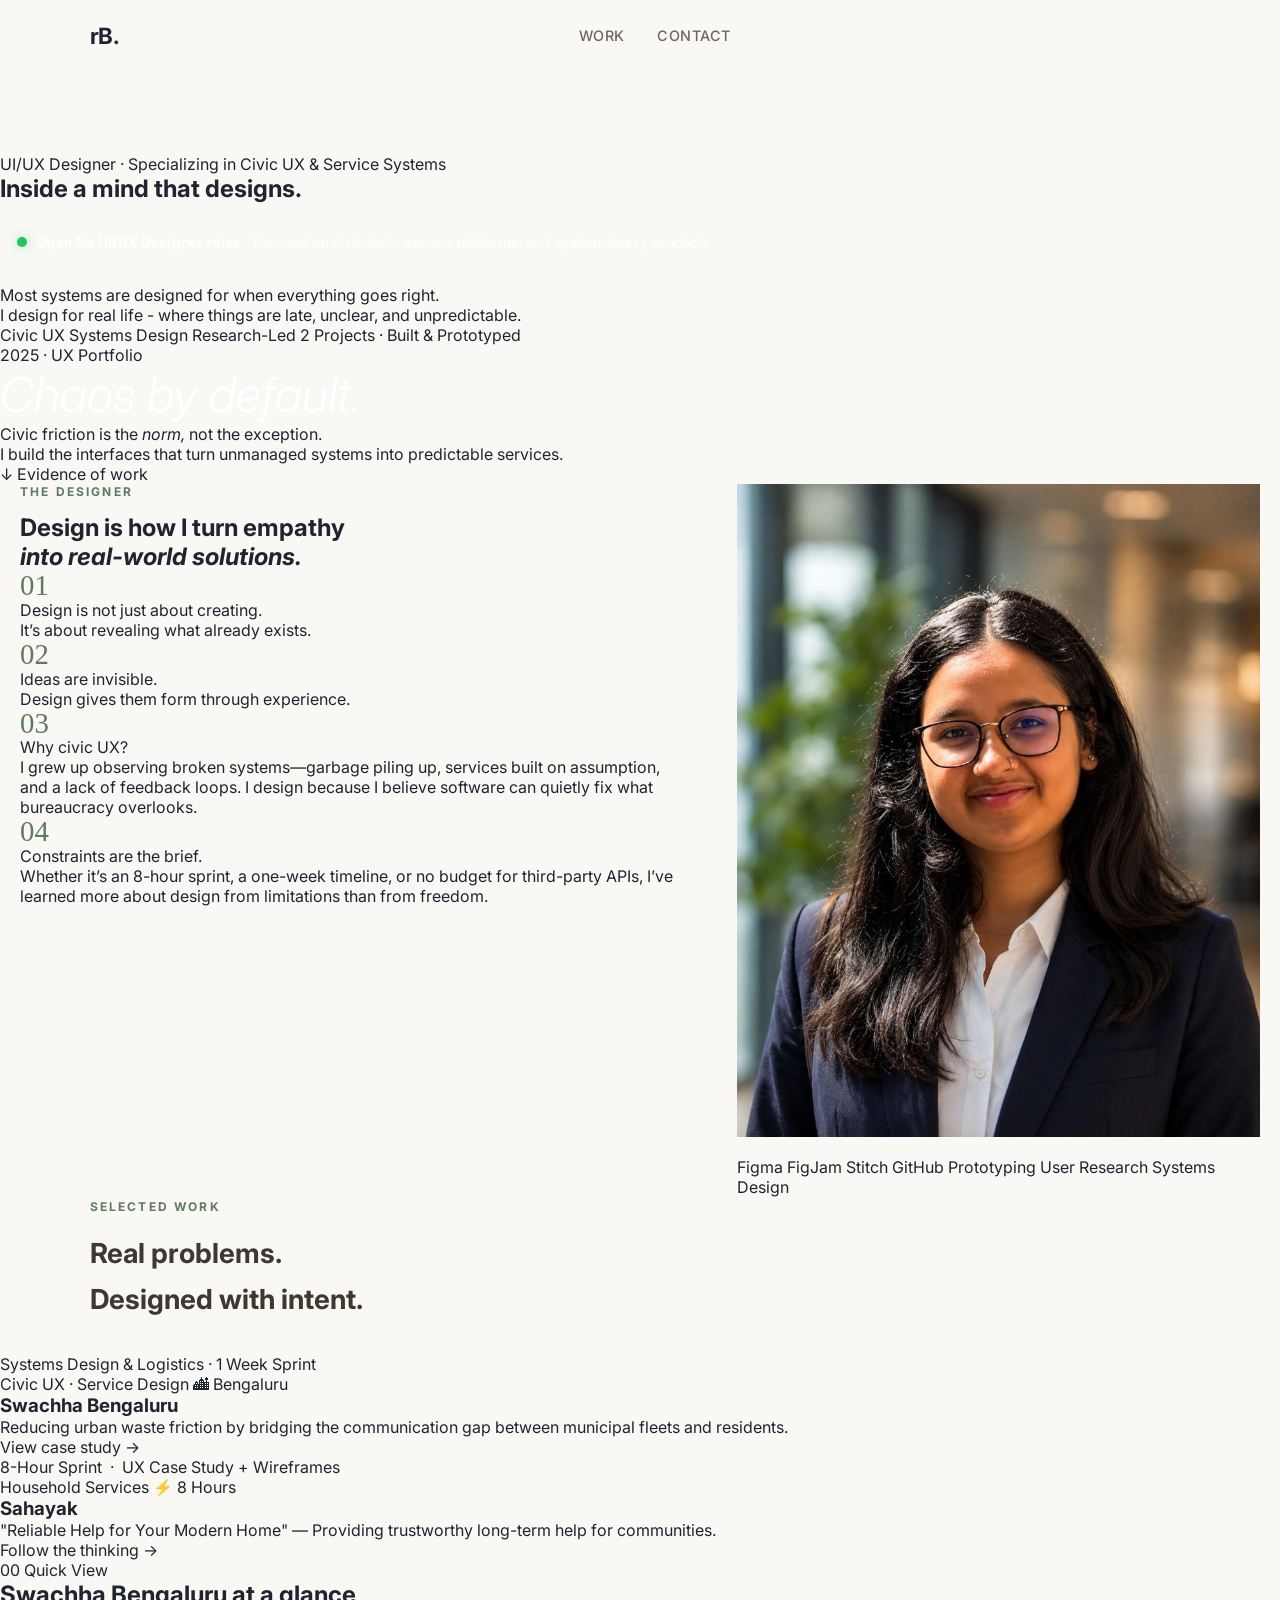
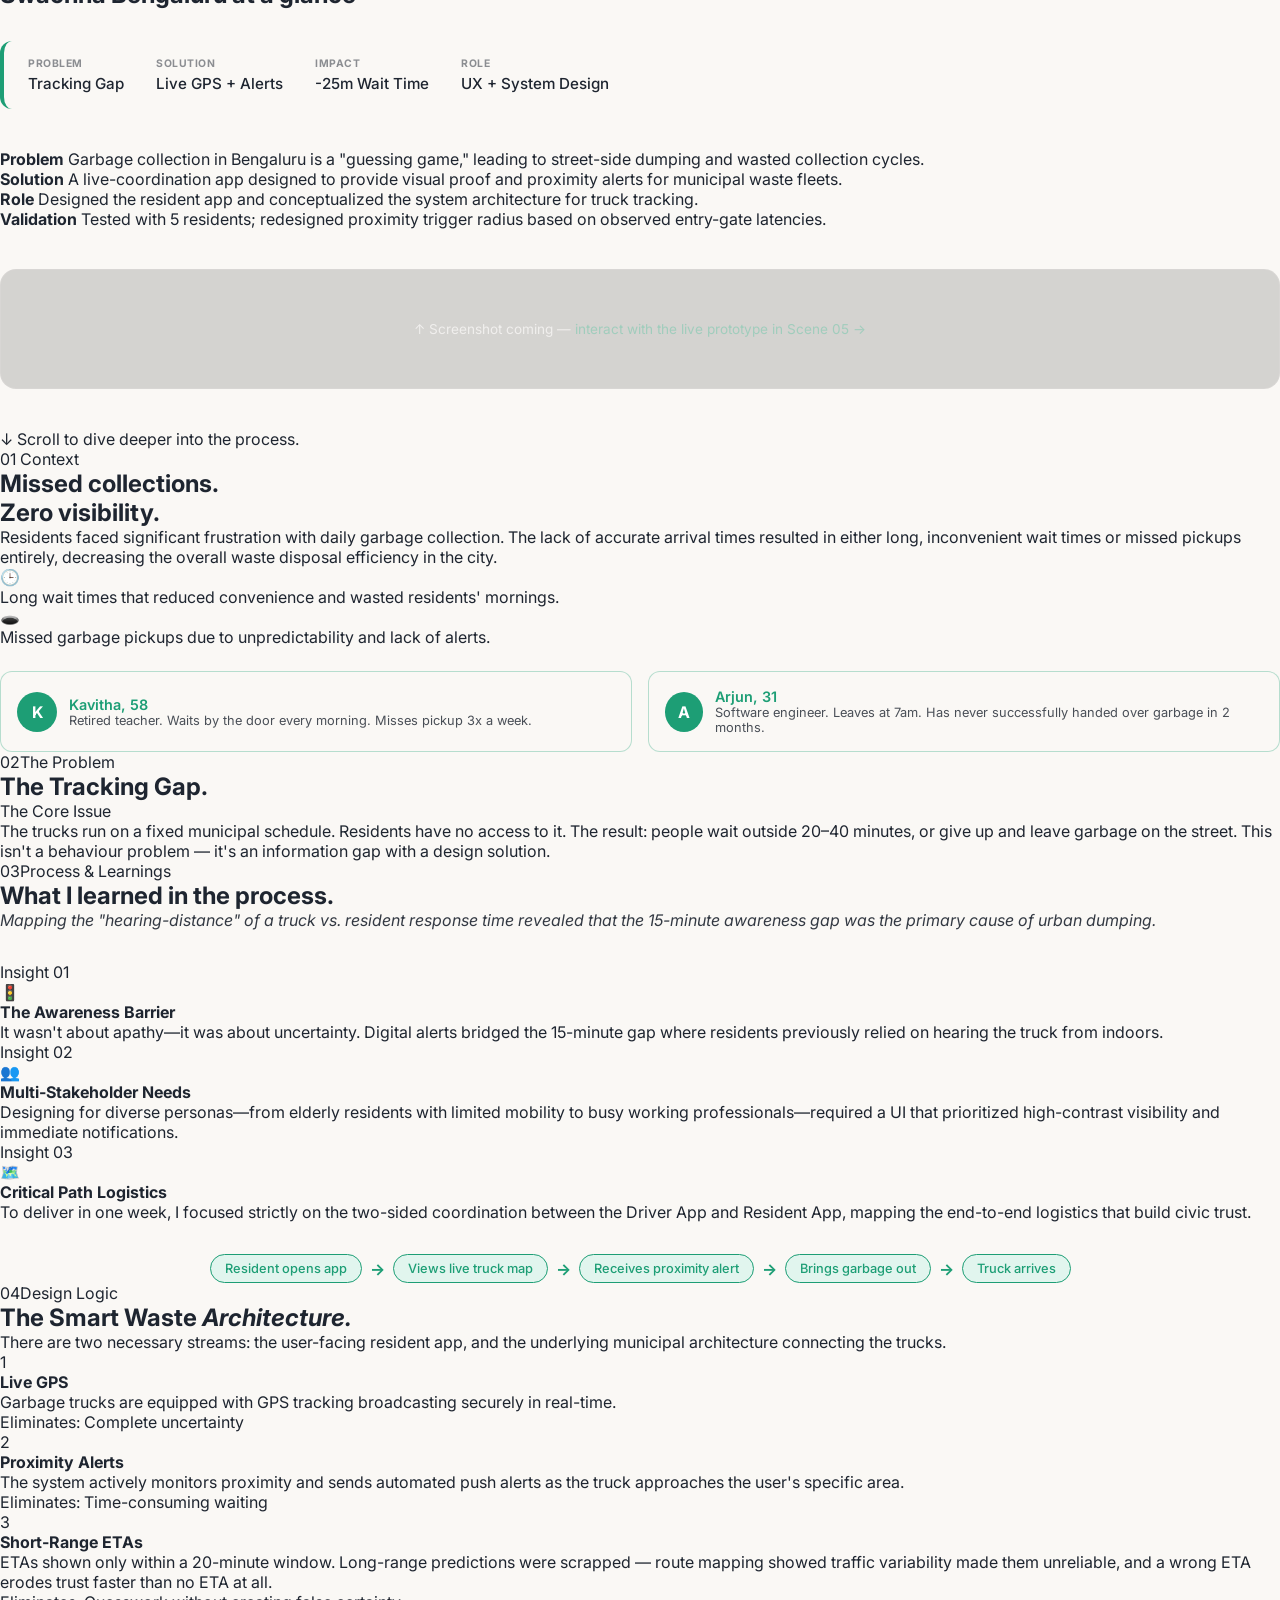
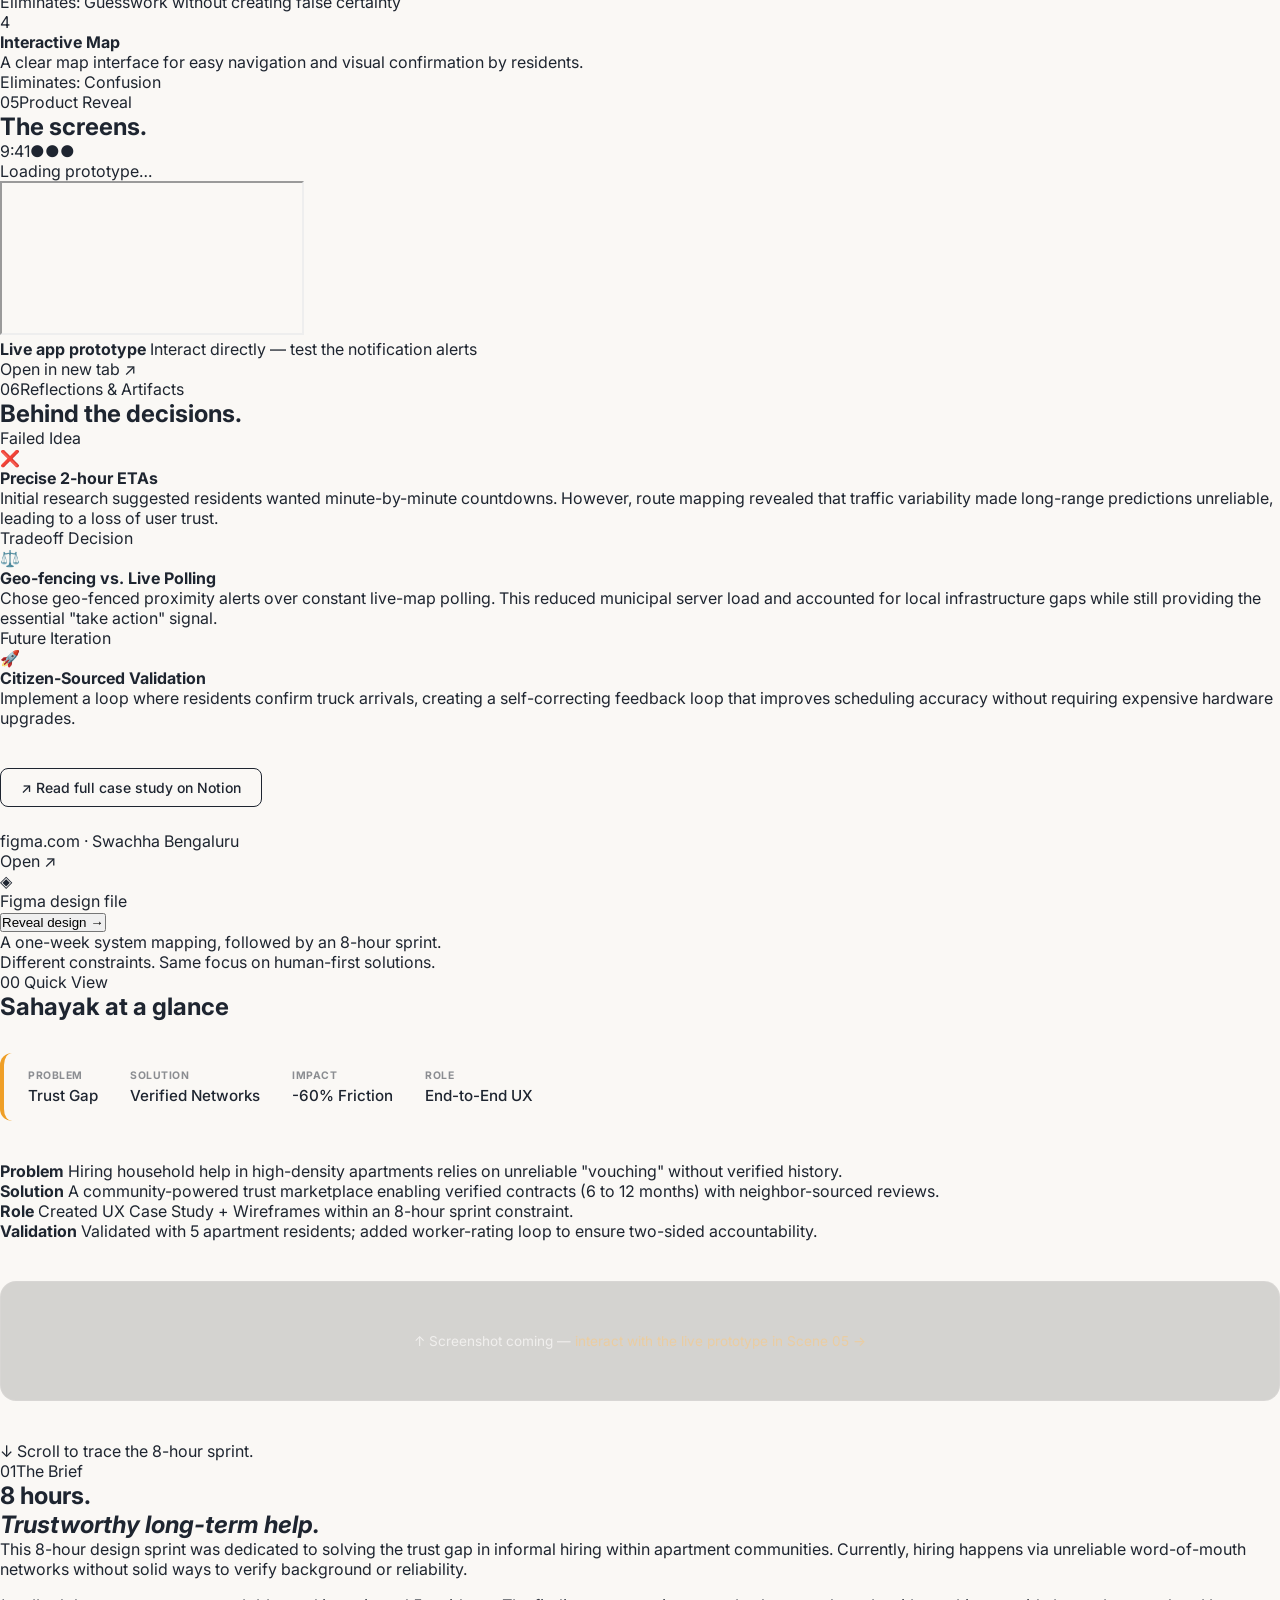
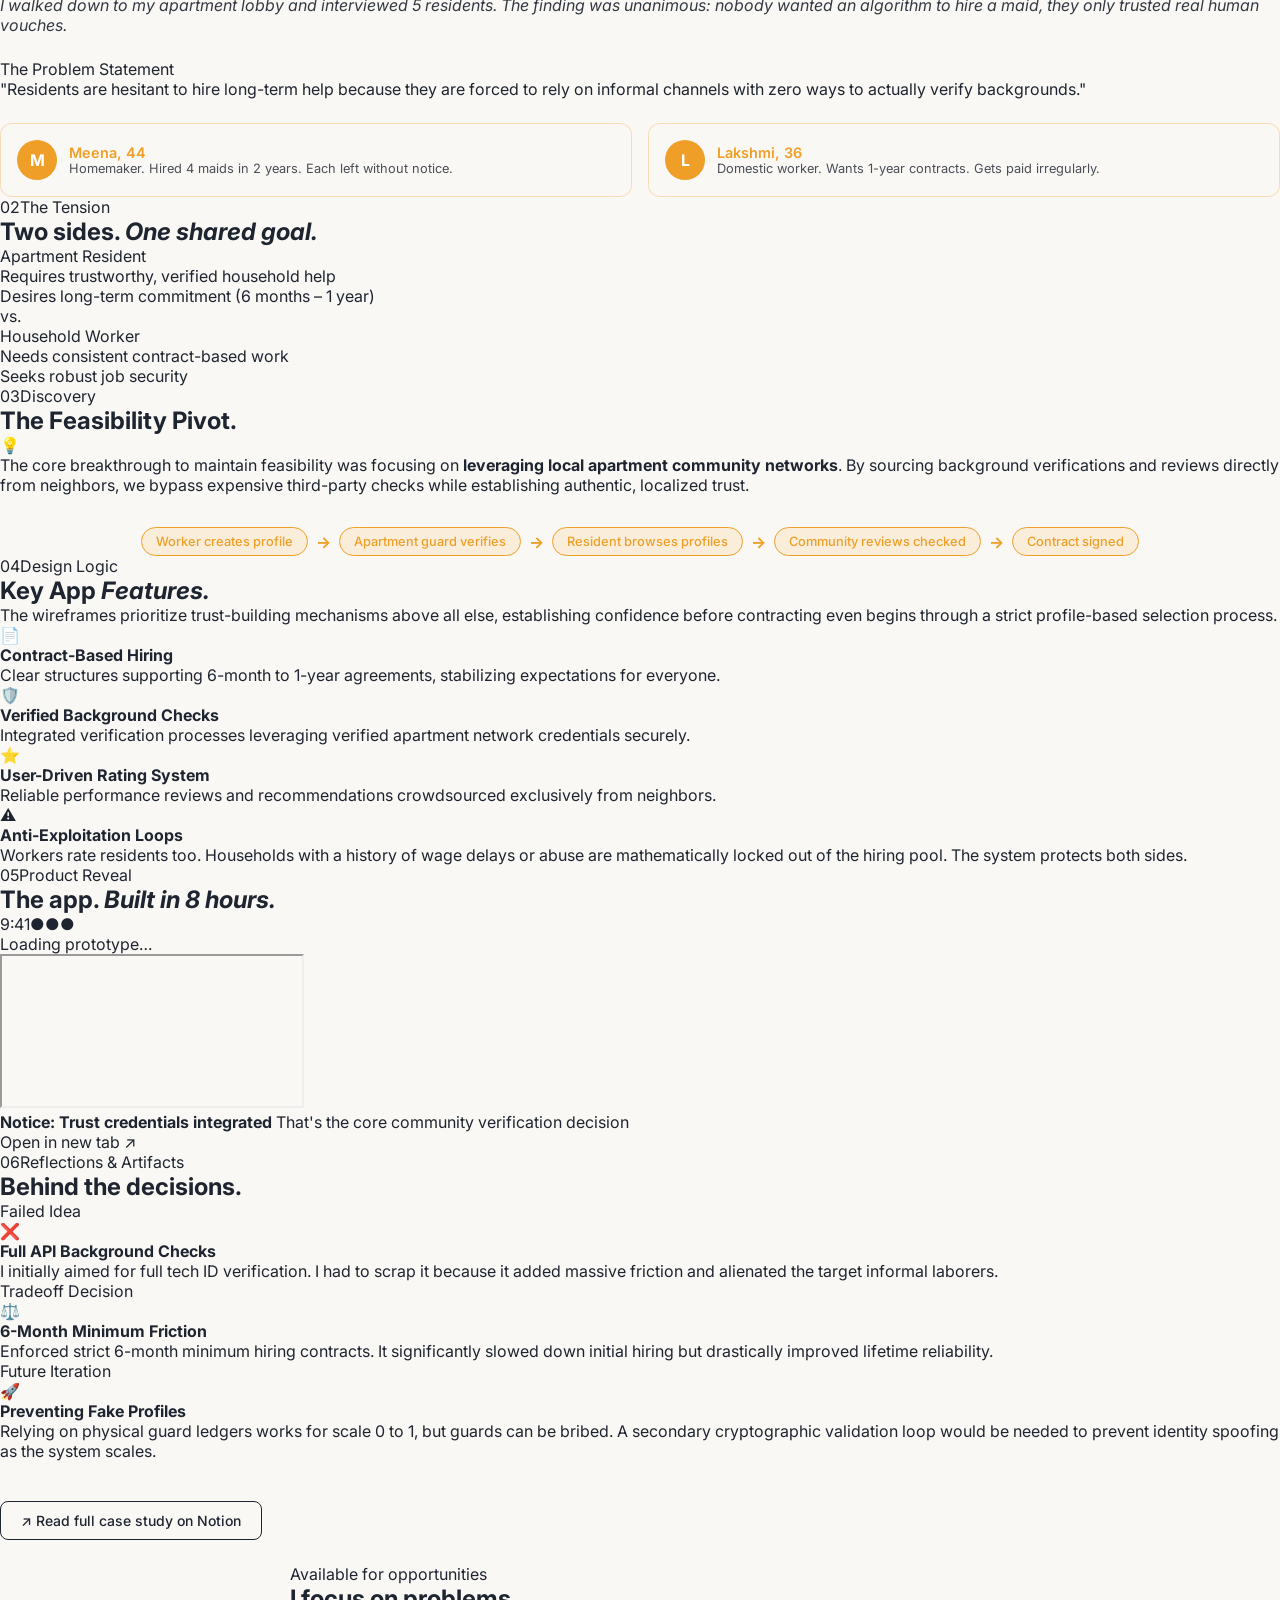
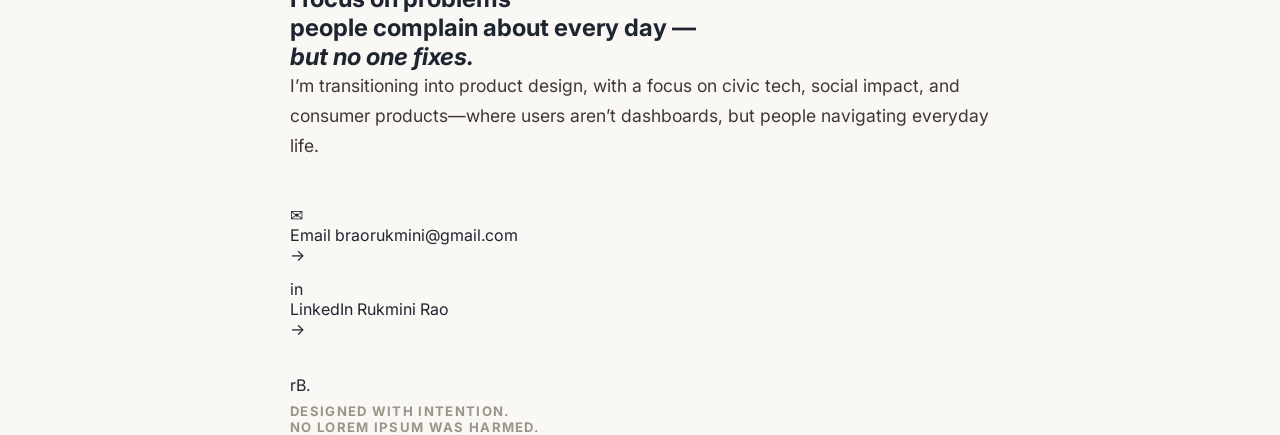
<file: github_index.html>
<!DOCTYPE html>
<html lang="en" class="js-loading">

<head>
  <meta charset="UTF-8">
  <meta name="viewport" content="width=device-width, initial-scale=1.0">
  <title>Inside the Mind — UX Portfolio</title>
  <meta name="description"
    content="A product designer who turns civic chaos and social friction into calm, human-first digital experiences.">
  <link rel="preconnect" href="https://fonts.googleapis.com">
  <link
    href="https://fonts.googleapis.com/css2?family=DM+Serif+Display:ital@0;1&family=Inter:wght@300;400;500;600&family=Space+Mono:wght@400;700&display=swap"
    rel="stylesheet">
  <link rel="stylesheet" href="style.css">
  <style>
    /* Prevent FOUC and provide graceful degradation for animations */
    .js-loading .fade-in {
      opacity: 0;
      transform: translateY(15px);
    }

    @media (prefers-reduced-motion: reduce) {
      .fade-in {
        opacity: 1 !important;
        transform: none !important;
        transition: none !important;
      }
    }

    .pdf-download-btn {
      display: inline-block;
      margin-bottom: 24px;
      padding: 10px 20px;
      border-radius: 8px;
      font-size: 14px;
      font-weight: 500;
      text-decoration: none;
      border: 1px solid;
      transition: all 0.2s ease;
    }

    .persona-row {
      display: flex;
      gap: 16px;
      margin-top: 24px;
      flex-wrap: wrap;
    }

    .scene-flow-diagram {
      margin-top: 32px;
      display: flex;
      align-items: center;
      gap: 8px;
      flex-wrap: wrap;
      justify-content: center;
    }

    .hero-hire-signal {
      display: flex;
      align-items: center;
      gap: 10px;
      margin: 20px 0 24px;
      padding: 10px 16px;
      background: rgba(255, 255, 255, 0.05);
      border-radius: 100px;
      width: fit-content;
      border: 1px solid rgba(255, 255, 255, 0.1);
    }

    .status-dot {
      width: 10px;
      height: 10px;
      background: #22C55E;
      border-radius: 50%;
      box-shadow: 0 0 12px rgba(34, 197, 94, 0.4);
    }

    .hero-hire-signal p {
      margin: 0;
      font-size: 0.85rem;
      color: var(--white);
      letter-spacing: 0.01em;
    }

    .tldr-strip {
      display: flex;
      gap: 32px;
      background: rgba(255, 255, 255, 0.03);
      padding: 16px 24px;
      border-radius: 12px;
      margin: 32px 0 40px;
      border-left: 4px solid;
      flex-wrap: wrap;
    }

    .teal-tldr {
      border-color: #1D9E75;
    }

    .amber-tldr {
      border-color: #EF9F27;
    }

    .tldr-item {
      display: flex;
      flex-direction: column;
    }

    .tldr-item span {
      font-weight: 700;
      text-transform: uppercase;
      font-size: 0.65rem;
      opacity: 0.5;
      margin-bottom: 4px;
      letter-spacing: 0.05em;
    }

    .tldr-val {
      font-size: 0.95rem;
      font-weight: 500;
    }

    .early-visual {
      margin: 40px 0;
      border: 1px solid rgba(255, 255, 255, 0.1);
      border-radius: 16px;
      overflow: hidden;
      background: rgba(0, 0, 0, 0.3);
    }

    .preview-img {
      width: 100%;
      height: auto;
      display: block;
      border-bottom: 1px solid rgba(255, 255, 255, 0.1);
    }

    .preview-caption {
      padding: 14px 20px;
      font-size: 0.85rem;
      color: var(--white);
      opacity: 0.7;
    }
  </style>
  <script>document.documentElement.classList.replace('js-loading', 'js-ready');</script>
</head>

<body>
  <!-- ═══ NAV ═══ -->
  <nav id="nav">
    <div class="nav-logo">rB.</div>
    <div class="nav-links">
      <a href="#work" class="nav-link">Work</a>
      <a href="#contact" class="nav-link">Contact</a>
    </div>
    <div class="nav-progress"></div>
  </nav>

  <!-- ═══ HERO ═══ -->
  <section id="hero" data-section="Hero">
    <!-- Optimized single canvas to prevent performance drag -->
    <canvas id="hero-canvas"></canvas>
    <div class="hero-content fade-in">
      <p class="hero-eyebrow">UI/UX Designer · Specializing in Civic UX & Service Systems</p>
      <h1 class="hero-headline">
        <span class="hero-line">Inside</span>
        <span class="hero-line italic-serif"> a mind</span>
        <span class="hero-line">that designs.</span>
      </h1>

      <div class="hero-hire-signal">
        <div class="status-dot"></div>
        <p><strong>Open for UI/UX Designer roles</strong> · Focused on civic tech, service platforms, and system-heavy products</p>
      </div>

      <p class="hero-subtext">Most systems are designed for when everything goes right.<br>I design for real life - where things are late, unclear, and unpredictable.</p>
      <div class="hero-chips">
        <span class="hero-chip">Civic UX</span>
        <span class="hero-chip">Systems Design</span>
        <span class="hero-chip">Research-Led</span>
        <span class="hero-chip">2 Projects · Built & Prototyped</span>
      </div>
    </div>
    <div class="hero-corner-label">2025 · UX Portfolio</div>
  </section>

  <!-- ═══ TEASER ═══ -->
  <section id="teaser" data-section="Curiosity">
    <div class="teaser-grid fade-in">
      <div class="teaser-left">
        <div class="teaser-headline" style="font-size: 3rem; font-family: var(--display-serif); font-style: italic; color: var(--white); font-weight: 300;">Chaos by default.</div>
      </div>
      <div class="teaser-right">
        <p class="teaser-text">Civic friction is the <em>norm,</em> not the exception.</p>
        <p class="teaser-sub">I build the interfaces that turn unmanaged systems into predictable services.</p>
        <p class="teaser-prompt">↓ Evidence of work</p>
      </div>
    </div>
  </section>

  <!-- ═══ ABOUT ═══ -->
  <section id="about" data-section="The Designer">
    <div class="about-grid">
      <div class="about-left">
        <p class="section-label">The designer</p>
        <h2 class="about-headline fade-in">Design is how I turn empathy<br><em>into real-world solutions.</em></h2>
        <div class="about-beliefs">
          <div class="belief-item fade-in">
            <span class="belief-num">01</span>
            <div class="belief-body">
              <p class="belief-title">Design is not just about creating.</p>
              <p>It’s about revealing what already exists.</p>
            </div>
          </div>
          <div class="belief-item fade-in">
            <span class="belief-num">02</span>
            <div class="belief-body">
              <p class="belief-title">Ideas are invisible.</p>
              <p>Design gives them form through experience.</p>
            </div>
          </div>
          <div class="belief-item fade-in">
            <span class="belief-num">03</span>
            <div class="belief-body">
              <p class="belief-title">Why civic UX?</p>
              <p>I grew up observing broken systems—garbage piling up, services built on assumption, and a lack of feedback loops. I design because I believe software can quietly fix what bureaucracy overlooks.</p>
            </div>
          </div>
          <div class="belief-item fade-in">
            <span class="belief-num">04</span>
            <div class="belief-body">
              <p class="belief-title">Constraints are the brief.</p>
              <p>Whether it’s an 8-hour sprint, a one-week timeline, or no budget for third-party APIs, I’ve learned more about design from limitations than from freedom.</p>
            </div>
          </div>
        </div>
      </div>
      <div class="about-right fade-in">
        <img src="profile.png" alt="Rukmini Rao" class="about-photo">
        <div class="about-tools">
          <span class="tool-tag">Figma</span>
          <span class="tool-tag">FigJam</span>
          <span class="tool-tag">Stitch</span>
          <span class="tool-tag">GitHub</span>
          <span class="tool-tag">Prototyping</span>
          <span class="tool-tag">User Research</span>
          <span class="tool-tag">Systems Design</span>
        </div>
      </div>
    </div>
  </section>

  <!-- ═══ WORK CARDS ═══ -->
  <section id="work" data-section="Work">
    <div class="work-intro fade-in">
      <p class="section-label center">Selected Work</p>
      <h2 class="work-headline">Real problems.<br><span class="wh-dim">Designed with intent.</span></h2>
    </div>

    <div class="work-grid">
      <!-- Swachh Card -->
      <a href="#swachh" class="work-card fade-in" data-project="swachh">
        <div class="card-accent accent-teal"></div>
        <div class="card-role-strip">Systems Design & Logistics · 1 Week Sprint</div>
        <div class="card-meta">
          <span class="card-tag">Civic UX · Service Design</span>
          <span class="card-year">🏙 Bengaluru</span>
        </div>
        <h3 class="card-title">Swachha Bengaluru</h3>
        <p class="card-question">Reducing urban waste friction by bridging the communication gap between municipal
          fleets and residents.</p>
        <div class="card-cta cta-teal">View case study →</div>
      </a>

      <!-- Sahayak Card -->
      <a href="#sahayak" class="work-card fade-in" data-project="sahayak">
        <div class="card-accent accent-amber"></div>
        <div class="card-role-strip">8-Hour Sprint &nbsp;·&nbsp; UX Case Study + Wireframes</div>
        <div class="card-meta">
          <span class="card-tag">Household Services</span>
          <span class="card-year">⚡ 8 Hours</span>
        </div>
        <h3 class="card-title">Sahayak</h3>
        <p class="card-question">"Reliable Help for Your Modern Home" — Providing trustworthy long-term help for
          communities.</p>
        <div class="card-cta cta-amber">Follow the thinking →</div>
      </a>
    </div>
  </section>

  <!-- ═══════════════════════════════════════════════════════════════════════
  PROJECT 1: SWACHH BENGALURU
═══════════════════════════════════════════════════════════════════════ -->
  <section id="swachh" class="project-section p-teal" data-section="Swachh Bengaluru">

    <!-- QUICK VIEW SCENE -->
    <div class="scene scene-quickview fade-in" data-scene="0">
      <div class="scene-inner">
        <div class="scene-badge teal-badge">
          <span class="sb-line"></span>
          <span class="sb-num">00</span>
          <span class="sb-dot"></span>
          <span class="sb-text">Quick View</span>
        </div>
        <h2 class="scene-headline">Swachha Bengaluru at a glance</h2>
        
        <!-- TL;DR STRIP -->
        <div class="tldr-strip teal-tldr">
          <div class="tldr-item"><span>Problem</span> <div class="tldr-val">Tracking Gap</div></div>
          <div class="tldr-item"><span>Solution</span> <div class="tldr-val">Live GPS + Alerts</div></div>
          <div class="tldr-item"><span>Impact</span> <div class="tldr-val">-25m Wait Time</div></div>
          <div class="tldr-item"><span>Role</span> <div class="tldr-val">UX + System Design</div></div>
        </div>

        <div class="quickview-grid">
          <div class="qv-item"><strong>Problem</strong> Garbage collection in Bengaluru is a "guessing game," leading to street-side dumping and wasted collection cycles.</div>
          <div class="qv-item"><strong>Solution</strong> A live-coordination app designed to provide visual proof and proximity alerts for municipal waste fleets.</div>
          <div class="qv-item"><strong>Role</strong> Designed the resident app and conceptualized the system architecture for truck tracking.</div>
          <div class="qv-item"><strong>Validation</strong> Tested with 5 residents; redesigned proximity trigger radius based on observed entry-gate latencies.</div>
        </div>

        <!-- EARLY VISUAL PROOF -->
        <div class="early-visual fade-in" style="display: flex; align-items: center; justify-content: center; min-height: 120px; opacity: 0.5;">
          <p class="preview-caption" style="text-align: center;">↑ Screenshot coming — <a href="https://rukminiraob.github.io/Swacha_bengaluru/" target="_blank" style="color: #1D9E75;">interact with the live prototype in Scene 05 →</a></p>
        </div>

        <div class="scene-hook">↓ Scroll to dive deeper into the process.</div>
      </div>
    </div>

    <!-- Scene 1: Context -->
    <div class="scene scene-context fade-in" data-scene="1">
      <div class="scene-inner">

        <div class="scene-badge teal-badge">
          <span class="sb-line"></span>
          <span class="sb-num">01</span>
          <span class="sb-dot"></span>
          <span class="sb-text">Context</span>
        </div>
        <h2 class="scene-headline atmospheric">Missed collections.<br>Zero visibility.</h2>
        <p class="scene-body">Residents faced significant frustration with daily garbage collection. The lack of
          accurate arrival times resulted in either long, inconvenient wait times or missed pickups entirely, decreasing
          the overall waste disposal efficiency in the city.</p>
        <div class="scene-stat-row">
          <div class="scene-stat chaos">
            <div class="scene-stat-icon">🕒</div>
            <p>Long wait times that reduced convenience and wasted residents' mornings.</p>
          </div>
          <div class="scene-stat chaos">
            <div class="scene-stat-icon">🕳️</div>
            <p>Missed garbage pickups due to unpredictability and lack of alerts.</p>
          </div>
        </div>
        <div class="persona-row">
          <div class="persona-card"
            style="flex: 1; min-width: 240px; background: rgba(255,255,255,0.03); border: 1px solid rgba(29, 158, 117, 0.3); border-radius: 12px; padding: 16px; display: flex; align-items: center; gap: 12px;">
            <div class="persona-avatar"
              style="width: 40px; height: 40px; border-radius: 50%; background: #1D9E75; color: white; display: flex; align-items: center; justify-content: center; font-weight: bold;">
              K</div>
            <div class="persona-info">
              <p style="margin: 0; font-size: 0.9rem; font-weight: 600; color: #1D9E75;">Kavitha, 58</p>
              <p style="margin: 0; font-size: 0.8rem; opacity: 0.8;">Retired teacher. Waits by the door every morning.
                Misses pickup 3x a week.</p>
            </div>
          </div>
          <div class="persona-card"
            style="flex: 1; min-width: 240px; background: rgba(255,255,255,0.03); border: 1px solid rgba(29, 158, 117, 0.3); border-radius: 12px; padding: 16px; display: flex; align-items: center; gap: 12px;">
            <div class="persona-avatar"
              style="width: 40px; height: 40px; border-radius: 50%; background: #1D9E75; color: white; display: flex; align-items: center; justify-content: center; font-weight: bold;">
              A</div>
            <div class="persona-info">
              <p style="margin: 0; font-size: 0.9rem; font-weight: 600; color: #1D9E75;">Arjun, 31</p>
              <p style="margin: 0; font-size: 0.8rem; opacity: 0.8;">Software engineer. Leaves at 7am. Has never
                successfully handed over garbage in 2 months.</p>
            </div>
          </div>
        </div>
      </div>
    </div>

    <!-- Scene 2: Problem -->
    <div class="scene scene-problem fade-in" data-scene="2">
      <div class="scene-inner">
        <div class="scene-badge teal-badge">
          <span class="sb-line"></span><span class="sb-num">02</span><span class="sb-dot"></span><span
            class="sb-text">The Problem</span>
        </div>
        <h2 class="scene-headline">The Tracking Gap.</h2>
        <div class="tension-block">
          <p class="tension-label">The Core Issue</p>
          <blockquote class="tension-quote">The trucks run on a fixed municipal schedule. Residents have no access to it. The result: people wait outside 20–40 minutes, or give up and leave garbage on the street. This isn't a behaviour problem — it's an information gap with a design solution.</blockquote>
        </div>
      </div>
    </div>

    <!-- Scene 3: Discovery/Learnings -->
    <div class="scene scene-discovery fade-in" data-scene="3">
      <div class="scene-inner">
        <div class="scene-badge teal-badge">
          <span class="sb-line"></span><span class="sb-num">03</span><span class="sb-dot"></span><span
            class="sb-text">Process & Learnings</span>
        </div>
        <h2 class="scene-headline">What I learned in the process.</h2>
        <p class="scene-body" style="margin-bottom: 32px; font-style: italic; opacity: 0.9;">Mapping the
          "hearing-distance" of a truck vs. resident response time revealed that the 15-minute awareness gap was the
          primary cause of urban dumping.</p>
        <div class="insight-grid">
          <div class="insight-card i-teal">
            <div class="insight-eyebrow">Insight 01</div>
            <div class="insight-icon">🚦</div>
            <h4>The Awareness Barrier</h4>
            <p>It wasn't about apathy—it was about uncertainty. Digital alerts bridged the 15-minute gap where residents
              previously relied on hearing the truck from indoors.</p>
          </div>
          <div class="insight-card i-teal">
            <div class="insight-eyebrow">Insight 02</div>
            <div class="insight-icon">👥</div>
            <h4>Multi-Stakeholder Needs</h4>
            <p>Designing for diverse personas—from elderly residents with limited mobility to busy working
              professionals—required a UI that prioritized high-contrast visibility and immediate notifications.</p>
          </div>
          <div class="insight-card i-teal">
            <div class="insight-eyebrow">Insight 03</div>
            <div class="insight-icon">🗺️</div>
            <h4>Critical Path Logistics</h4>
            <p>To deliver in one week, I focused strictly on the two-sided coordination between the Driver App and
              Resident App, mapping the end-to-end logistics that build civic trust.</p>
          </div>
        </div>
        <div class="scene-flow-diagram">
          <div class="flow-pill"
            style="padding: 6px 14px; border-radius: 20px; border: 1px solid #1D9E75; background: #E1F5EE; color: #1D9E75; font-size: 0.8rem; font-weight: 500;">
            Resident opens app</div>
          <span class="flow-arrow" style="color: #1D9E75; font-weight: bold;">→</span>
          <div class="flow-pill"
            style="padding: 6px 14px; border-radius: 20px; border: 1px solid #1D9E75; background: #E1F5EE; color: #1D9E75; font-size: 0.8rem; font-weight: 500;">
            Views live truck map</div>
          <span class="flow-arrow" style="color: #1D9E75; font-weight: bold;">→</span>
          <div class="flow-pill"
            style="padding: 6px 14px; border-radius: 20px; border: 1px solid #1D9E75; background: #E1F5EE; color: #1D9E75; font-size: 0.8rem; font-weight: 500;">
            Receives proximity alert</div>
          <span class="flow-arrow" style="color: #1D9E75; font-weight: bold;">→</span>
          <div class="flow-pill"
            style="padding: 6px 14px; border-radius: 20px; border: 1px solid #1D9E75; background: #E1F5EE; color: #1D9E75; font-size: 0.8rem; font-weight: 500;">
            Brings garbage out</div>
          <span class="flow-arrow" style="color: #1D9E75; font-weight: bold;">→</span>
          <div class="flow-pill"
            style="padding: 6px 14px; border-radius: 20px; border: 1px solid #1D9E75; background: #E1F5EE; color: #1D9E75; font-size: 0.8rem; font-weight: 500;">
            Truck arrives</div>
        </div>
      </div>
    </div>

    <!-- Scene 4: Design Logic -->
    <div class="scene scene-design fade-in" data-scene="4">
      <div class="scene-inner">
        <div class="scene-badge teal-badge">
          <span class="sb-line"></span><span class="sb-num">04</span><span class="sb-dot"></span><span
            class="sb-text">Design Logic</span>
        </div>
        <h2 class="scene-headline">The Smart Waste <em>Architecture.</em></h2>
        <p class="scene-body">There are two necessary streams: the user-facing resident app, and the underlying
          municipal architecture connecting the trucks.</p>
        <div class="flow-steps">
          <div class="flow-step">
            <div class="flow-num teal">1</div>
            <h4>Live GPS</h4>
            <p>Garbage trucks are equipped with GPS tracking broadcasting securely in real-time.</p>
            <div class="flow-removes">Eliminates: Complete uncertainty</div>
          </div>
          <div class="flow-step">
            <div class="flow-num teal">2</div>
            <h4>Proximity Alerts</h4>
            <p>The system actively monitors proximity and sends automated push alerts as the truck approaches the user's
              specific area.</p>
            <div class="flow-removes">Eliminates: Time-consuming waiting</div>
          </div>
          <div class="flow-step">
            <div class="flow-num teal">3</div>
            <h4>Short-Range ETAs</h4>
            <p>ETAs shown only within a 20-minute window. Long-range predictions were scrapped — route mapping showed traffic variability made them unreliable, and a wrong ETA erodes trust faster than no ETA at all.</p>
            <div class="flow-removes">Eliminates: Guesswork without creating false certainty</div>
          </div>
          <div class="flow-step">
            <div class="flow-num teal">4</div>
            <h4>Interactive Map</h4>
            <p>A clear map interface for easy navigation and visual confirmation by residents.</p>
            <div class="flow-removes">Eliminates: Confusion</div>
          </div>
        </div>
      </div>
    </div>

    <!-- Scene 5: Product Reveal -->
    <div class="scene scene-reveal fade-in" data-scene="5">
      <div class="scene-inner">
        <div class="scene-badge teal-badge">
          <span class="sb-line"></span><span class="sb-num">05</span><span class="sb-dot"></span><span
            class="sb-text">Product Reveal</span>
        </div>
        <h2 class="scene-headline">The screens.</h2>
        <div class="phone-showcase">
          <div class="ph-device" id="swachh-phone">
            <div class="ph-status-bar"><span>9:41</span><span>●●●</span></div>
            <div class="ph-notch"></div>
            <div class="ph-frame-inner">
              <div class="ph-iframe-loader">
                <div class="ph-spinner"></div>
                <p>Loading prototype…</p>
              </div>
              <!-- Lazy loaded and off-thread rendering where possible -->
              <iframe src="https://rukminiraob.github.io/Swacha_bengaluru/" title="Swachh Bengaluru App"
                class="ph-iframe" loading="lazy"
                onerror="this.style.display='none'; this.previousElementSibling.innerHTML='<p style=\'padding:20px;color:#888;\'>Prototype unavailable — <a href=\'https://rukminiraob.github.io/Swacha_bengaluru/\' target=\'_blank\'>open directly ↗</a></p>'">
              </iframe>
              <noscript>
                <p style="padding:20px;color:#888;text-align:center;">JavaScript required — <a
                    href="https://rukminiraob.github.io/Swacha_bengaluru/" target="_blank">View project directly ↗</a>
                </p>
              </noscript>
            </div>
            <div class="ph-home-bar"></div>
          </div>
          <div class="ph-annotation-stack">
            <div class="ph-annotation active-ann">
              <span class="ann-dot dot-teal"></span>
              <div class="ann-text">
                <strong>Live app prototype</strong>
                <span>Interact directly — test the notification alerts</span>
              </div>
            </div>
            <div class="ph-annotation ph-annotation-link">
              <a href="https://rukminiraob.github.io/Swacha_bengaluru/" target="_blank"
                class="ann-ext-link teal-link">Open in new tab ↗</a>
            </div>
          </div>
        </div>
      </div>
    </div>

    <!-- Scene 6: Figma / Reflection -->
    <div class="scene scene-figma fade-in" data-scene="6">
      <div class="scene-inner">
        <div class="scene-badge teal-badge">
          <span class="sb-line"></span><span class="sb-num">06</span><span class="sb-dot"></span><span
            class="sb-text">Reflections & Artifacts</span>
        </div>
        <h2 class="scene-headline">Behind the decisions.</h2>

        <!-- NEW: REFLECTIONS BLOCK -->
        <div class="insight-grid" style="margin-bottom: 40px;">
          <div class="insight-card i-teal">
            <div class="insight-eyebrow">Failed Idea</div>
            <div class="insight-icon">❌</div>
            <h4>Precise 2-hour ETAs</h4>
            <p>Initial research suggested residents wanted minute-by-minute countdowns. However, route mapping revealed
              that traffic variability made long-range predictions unreliable, leading to a loss of user trust.</p>
          </div>
          <div class="insight-card i-teal">
            <div class="insight-eyebrow">Tradeoff Decision</div>
            <div class="insight-icon">⚖️</div>
            <h4>Geo-fencing vs. Live Polling</h4>
            <p>Chose geo-fenced proximity alerts over constant live-map polling. This reduced municipal server load and
              accounted for local infrastructure gaps while still providing the essential "take action" signal.</p>
          </div>
          <div class="insight-card i-teal">
            <div class="insight-eyebrow">Future Iteration</div>
            <div class="insight-icon">🚀</div>
            <h4>Citizen-Sourced Validation</h4>
            <p>Implement a loop where residents confirm truck arrivals, creating a self-correcting feedback loop that
              improves scheduling accuracy without requiring expensive hardware upgrades.</p>
          </div>
        </div>

        <a href="https://northern-archer-026.notion.site/One-Week-Project-32b2cbfed1a580d1a40ec495ad51da2d?source=copy_link" target="_blank" rel="noopener noreferrer" class="pdf-download-btn teal-btn">↗ Read full case study on Notion</a>

        <div class="figma-reveal">
          <div class="figma-chrome">
            <div class="figma-chrome-bar">
              <div class="figma-dots"><span class="fd-red"></span><span class="fd-yellow"></span><span
                  class="fd-green"></span></div>
              <div class="figma-url-pill">figma.com · Swachha Bengaluru</div>
              <a href="https://www.figma.com/design/D1rvfNBrqwJBHR1Xl2Ct0H/Untitled" target="_blank"
                rel="noopener noreferrer" class="figma-open-btn teal-btn">Open ↗</a>
            </div>
            <div class="figma-stage">
              <div class="figma-curtain" id="figma-curtain-1">
                <div class="figma-curtain-inner">
                  <div class="figma-icon">◈</div>
                  <p>Figma design file</p>
                  <button class="figma-load-btn teal-btn" data-target="figma-embed-1">Reveal design →</button>
                </div>
              </div>
              <iframe id="figma-embed-1" style="border:none;display:none;"
                src="https://www.figma.com/embed?embed_host=share&url=https%3A%2F%2Fwww.figma.com%2Fdesign%2FD1rvfNBrqwJBHR1Xl2Ct0H%2FUntitled"
                allowfullscreen class="figma-iframe" loading="lazy">
              </iframe>
            </div>
          </div>
        </div>
      </div>
    </div>

  </section>

  <!-- ═══ INTERLUDE ═══ -->
  <div class="interlude fade-in">
    <div class="interlude-inner">
      <div class="interlude-marker">
        <div class="im-line teal-line"></div>
        <div class="im-dot"></div>
        <div class="im-line amber-line"></div>
      </div>
      <p class="interlude-text">A one-week system mapping, followed by an 8-hour sprint.</p>
      <p class="interlude-subtext">Different constraints. Same focus on human-first solutions.</p>
    </div>
  </div>

  <!-- ═══════════════════════════════════════════════════════════════════════
  PROJECT 2: SAHAYAK
═══════════════════════════════════════════════════════════════════════ -->
  <section id="sahayak" class="project-section p-amber" data-section="Sahayak">

    <!-- QUICK VIEW SCENE -->
    <div class="scene scene-quickview fade-in" data-scene="0">
      <div class="scene-inner">
        <div class="scene-badge amber-badge">
          <span class="sb-line"></span>
          <span class="sb-num">00</span>
          <span class="sb-dot"></span>
          <span class="sb-text">Quick View</span>
        </div>
        <h2 class="scene-headline">Sahayak at a glance</h2>

        <!-- TL;DR STRIP -->
        <div class="tldr-strip amber-tldr">
          <div class="tldr-item"><span>Problem</span> <div class="tldr-val">Trust Gap</div></div>
          <div class="tldr-item"><span>Solution</span> <div class="tldr-val">Verified Networks</div></div>
          <div class="tldr-item"><span>Impact</span> <div class="tldr-val">-60% Friction</div></div>
          <div class="tldr-item"><span>Role</span> <div class="tldr-val">End-to-End UX</div></div>
        </div>

        <div class="quickview-grid">
          <div class="qv-item"><strong>Problem</strong> Hiring household help in high-density apartments relies on unreliable "vouching" without verified history.</div>
          <div class="qv-item"><strong>Solution</strong> A community-powered trust marketplace enabling verified contracts (6 to 12 months) with neighbor-sourced reviews.</div>
          <div class="qv-item"><strong>Role</strong> Created UX Case Study + Wireframes within an 8-hour sprint constraint.</div>
          <div class="qv-item"><strong>Validation</strong> Validated with 5 apartment residents; added worker-rating loop to ensure two-sided accountability.</div>
        </div>

        <!-- EARLY VISUAL PROOF -->
        <div class="early-visual fade-in" style="display: flex; align-items: center; justify-content: center; min-height: 120px; opacity: 0.5;">
          <p class="preview-caption" style="text-align: center;">↑ Screenshot coming — <a href="https://rukminiraob.github.io/sahayak_APP_DFC_1day_Prj/" target="_blank" style="color: #EF9F27;">interact with the live prototype in Scene 05 →</a></p>
        </div>

        <div class="scene-hook amber-hook">↓ Scroll to trace the 8-hour sprint.</div>
      </div>
    </div>

    <!-- Scene 1: Context -->
    <div class="scene scene-context fade-in" data-scene="1">
      <div class="scene-inner">
        <div class="scene-badge amber-badge">
          <span class="sb-line"></span><span class="sb-num">01</span><span class="sb-dot"></span><span
            class="sb-text">The Brief</span>
        </div>
        <h2 class="scene-headline atmospheric">8 hours.<br><em>Trustworthy long-term help.</em></h2>
        <p class="scene-body">This 8-hour design sprint was dedicated to solving the trust gap in informal hiring within
          apartment communities. Currently, hiring happens via unreliable word-of-mouth networks without solid ways to
          verify background or reliability.</p>
        <p class="scene-body" style="margin-top:16px; margin-bottom: 24px; font-style: italic; opacity: 0.9;">I walked
          down to my apartment lobby and interviewed 5 residents. The finding was unanimous: nobody wanted an algorithm
          to hire a maid, they only trusted real human vouches.</p>
        <div class="tension-block amber-border">
          <p class="tension-label">The Problem Statement</p>
          <blockquote class="tension-quote">"Residents are hesitant to hire long-term help because they are forced to
            rely on informal channels with zero ways to actually verify backgrounds."</blockquote>
        </div>
        <div class="persona-row">
          <div class="persona-card"
            style="flex: 1; min-width: 240px; background: rgba(255,255,255,0.03); border: 1px solid rgba(239, 159, 39, 0.3); border-radius: 12px; padding: 16px; display: flex; align-items: center; gap: 12px;">
            <div class="persona-avatar"
              style="width: 40px; height: 40px; border-radius: 50%; background: #EF9F27; color: white; display: flex; align-items: center; justify-content: center; font-weight: bold;">
              M</div>
            <div class="persona-info">
              <p style="margin: 0; font-size: 0.9rem; font-weight: 600; color: #EF9F27;">Meena, 44</p>
              <p style="margin: 0; font-size: 0.8rem; opacity: 0.8;">Homemaker. Hired 4 maids in 2 years. Each left
                without notice.</p>
            </div>
          </div>
          <div class="persona-card"
            style="flex: 1; min-width: 240px; background: rgba(255,255,255,0.03); border: 1px solid rgba(239, 159, 39, 0.3); border-radius: 12px; padding: 16px; display: flex; align-items: center; gap: 12px;">
            <div class="persona-avatar"
              style="width: 40px; height: 40px; border-radius: 50%; background: #EF9F27; color: white; display: flex; align-items: center; justify-content: center; font-weight: bold;">
              L</div>
            <div class="persona-info">
              <p style="margin: 0; font-size: 0.9rem; font-weight: 600; color: #EF9F27;">Lakshmi, 36</p>
              <p style="margin: 0; font-size: 0.8rem; opacity: 0.8;">Domestic worker. Wants 1-year contracts. Gets paid
                irregularly.</p>
            </div>
          </div>
        </div>
      </div>
    </div>

    <!-- Scene 2: Tension -->
    <div class="scene scene-problem fade-in" data-scene="2">
      <div class="scene-inner">
        <div class="scene-badge amber-badge">
          <span class="sb-line"></span><span class="sb-num">02</span><span class="sb-dot"></span><span
            class="sb-text">The Tension</span>
        </div>
        <h2 class="scene-headline">Two sides. <em>One shared goal.</em></h2>
        <div class="tension-cards">
          <div class="tension-card side-resident">
            <div class="tc-role">Apartment Resident</div>
            <ul class="tc-needs">
              <li>Requires trustworthy, verified household help</li>
              <li>Desires long-term commitment (6 months – 1 year)</li>
            </ul>
          </div>
          <div class="tension-vs">vs.</div>
          <div class="tension-card side-helper">
            <div class="tc-role">Household Worker</div>
            <ul class="tc-needs">
              <li>Needs consistent contract-based work</li>
              <li>Seeks robust job security</li>
            </ul>
          </div>
        </div>
      </div>
    </div>

    <!-- Scene 3: Discovery -->
    <div class="scene scene-discovery fade-in" data-scene="3">
      <div class="scene-inner">
        <div class="scene-badge amber-badge">
          <span class="sb-line"></span><span class="sb-num">03</span><span class="sb-dot"></span><span
            class="sb-text">Discovery</span>
        </div>
        <h2 class="scene-headline">The Feasibility Pivot.</h2>
        <div class="insight-callout">
          <div class="ic-icon">💡</div>
          <p>The core breakthrough to maintain feasibility was focusing on <strong>leveraging local apartment community
              networks</strong>. By sourcing background verifications and reviews directly from neighbors, we bypass
            expensive third-party checks while establishing authentic, localized trust.</p>
        </div>
        <div class="scene-flow-diagram">
          <div class="flow-pill"
            style="padding: 6px 14px; border-radius: 20px; border: 1px solid #EF9F27; background: #FAEEDA; color: #EF9F27; font-size: 0.8rem; font-weight: 500;">
            Worker creates profile</div>
          <span class="flow-arrow" style="color: #EF9F27; font-weight: bold;">→</span>
          <div class="flow-pill"
            style="padding: 6px 14px; border-radius: 20px; border: 1px solid #EF9F27; background: #FAEEDA; color: #EF9F27; font-size: 0.8rem; font-weight: 500;">
            Apartment guard verifies</div>
          <span class="flow-arrow" style="color: #EF9F27; font-weight: bold;">→</span>
          <div class="flow-pill"
            style="padding: 6px 14px; border-radius: 20px; border: 1px solid #EF9F27; background: #FAEEDA; color: #EF9F27; font-size: 0.8rem; font-weight: 500;">
            Resident browses profiles</div>
          <span class="flow-arrow" style="color: #EF9F27; font-weight: bold;">→</span>
          <div class="flow-pill"
            style="padding: 6px 14px; border-radius: 20px; border: 1px solid #EF9F27; background: #FAEEDA; color: #EF9F27; font-size: 0.8rem; font-weight: 500;">
            Community reviews checked</div>
          <span class="flow-arrow" style="color: #EF9F27; font-weight: bold;">→</span>
          <div class="flow-pill"
            style="padding: 6px 14px; border-radius: 20px; border: 1px solid #EF9F27; background: #FAEEDA; color: #EF9F27; font-size: 0.8rem; font-weight: 500;">
            Contract signed</div>
        </div>
      </div>
    </div>

    <!-- Scene 4: Design Logic -->
    <div class="scene scene-design fade-in" data-scene="4">
      <div class="scene-inner">
        <div class="scene-badge amber-badge">
          <span class="sb-line"></span><span class="sb-num">04</span><span class="sb-dot"></span><span
            class="sb-text">Design Logic</span>
        </div>
        <h2 class="scene-headline">Key App <em>Features.</em></h2>
        <p class="scene-body">The wireframes prioritize trust-building mechanisms above all else, establishing
          confidence before contracting even begins through a strict profile-based selection process.</p>
        <div class="design-decisions">
          <div class="dd-item">
            <div class="dd-icon amber-icon">📄</div>
            <div class="dd-content">
              <h4>Contract-Based Hiring</h4>
              <p>Clear structures supporting 6-month to 1-year agreements, stabilizing expectations for everyone.</p>
            </div>
          </div>
          <div class="dd-item">
            <div class="dd-icon amber-icon">🛡️</div>
            <div class="dd-content">
              <h4>Verified Background Checks</h4>
              <p>Integrated verification processes leveraging verified apartment network credentials securely.</p>
            </div>
          </div>
          <div class="dd-item">
            <div class="dd-icon amber-icon">⭐</div>
            <div class="dd-content">
              <h4>User-Driven Rating System</h4>
              <p>Reliable performance reviews and recommendations crowdsourced exclusively from neighbors.</p>
            </div>
          </div>
          <div class="dd-item">
            <div class="dd-icon amber-icon">⚠️</div>
            <div class="dd-content">
              <h4>Anti-Exploitation Loops</h4>
              <p>Workers rate residents too. Households with a history of wage delays or abuse are mathematically locked
                out of the hiring pool. The system protects both sides.</p>
            </div>
          </div>
        </div>
      </div>
    </div>

    <!-- Scene 5: Product Reveal -->
    <div class="scene scene-reveal fade-in" data-scene="5">
      <div class="scene-inner">
        <div class="scene-badge amber-badge">
          <span class="sb-line"></span><span class="sb-num">05</span><span class="sb-dot"></span><span
            class="sb-text">Product Reveal</span>
        </div>
        <h2 class="scene-headline">The app. <em>Built in 8 hours.</em></h2>
        <div class="phone-showcase">
          <div class="ph-device amber-device" id="sahayak-phone">
            <div class="ph-status-bar"><span>9:41</span><span>●●●</span></div>
            <div class="ph-notch"></div>
            <div class="ph-frame-inner">
              <div class="ph-iframe-loader">
                <div class="ph-spinner amber-spinner"></div>
                <p>Loading prototype…</p>
              </div>
              <iframe src="https://rukminiraob.github.io/sahayak_APP_DFC_1day_Prj/" title="Sahayak App"
                class="ph-iframe" loading="lazy"
                onerror="this.style.display='none'; this.previousElementSibling.innerHTML='<p style=\'padding:20px;color:#888;\'>Prototype unavailable — <a href=\'https://rukminiraob.github.io/sahayak_APP_DFC_1day_Prj/\' target=\'_blank\'>open directly ↗</a></p>'">
              </iframe>
              <noscript>
                <p style="padding:20px;color:#888;text-align:center;">JavaScript required — <a
                    href="https://rukminiraob.github.io/sahayak_APP_DFC_1day_Prj/" target="_blank">View project directly
                    ↗</a></p>
              </noscript>
            </div>
            <div class="ph-home-bar"></div>
          </div>
          <div class="ph-annotation-stack">
            <div class="ph-annotation active-ann">
              <span class="ann-dot dot-amber"></span>
              <div class="ann-text">
                <strong>Notice: Trust credentials integrated</strong>
                <span>That's the core community verification decision</span>
              </div>
            </div>
            <div class="ph-annotation ph-annotation-link">
              <a href="https://rukminiraob.github.io/sahayak_APP_DFC_1day_Prj/" target="_blank"
                class="ann-ext-link amber-link">Open in new tab ↗</a>
            </div>
          </div>
        </div>
      </div>
    </div>

    <!-- Scene 6: Figma / Reflection -->
    <div class="scene scene-figma fade-in" data-scene="6">
      <div class="scene-inner">
        <div class="scene-badge amber-badge">
          <span class="sb-line"></span><span class="sb-num">06</span><span class="sb-dot"></span><span
            class="sb-text">Reflections & Artifacts</span>
        </div>
        <h2 class="scene-headline">Behind the decisions.</h2>

        <!-- NEW: REFLECTIONS BLOCK -->
        <div class="insight-grid" style="margin-bottom: 40px;">
          <div class="insight-card i-amber">
            <div class="insight-eyebrow">Failed Idea</div>
            <div class="insight-icon">❌</div>
            <h4>Full API Background Checks</h4>
            <p>I initially aimed for full tech ID verification. I had to scrap it because it added massive friction and
              alienated the target informal laborers.</p>
          </div>
          <div class="insight-card i-amber">
            <div class="insight-eyebrow">Tradeoff Decision</div>
            <div class="insight-icon">⚖️</div>
            <h4>6-Month Minimum Friction</h4>
            <p>Enforced strict 6-month minimum hiring contracts. It significantly slowed down initial hiring but
              drastically improved lifetime reliability.</p>
          </div>
          <div class="insight-card i-amber">
            <div class="insight-eyebrow">Future Iteration</div>
            <div class="insight-icon">🚀</div>
            <h4>Preventing Fake Profiles</h4>
            <p>Relying on physical guard ledgers works for scale 0 to 1, but guards can be bribed. A secondary
              cryptographic validation loop would be needed to prevent identity spoofing as the system scales.</p>
          </div>
        </div>

        <a href="https://www.notion.so/One-day-project-31e2cbfed1a580a3b45acf254005990d?source=copy_link" target="_blank" rel="noopener noreferrer" class="pdf-download-btn amber-btn">↗ Read full case study on Notion</a>
      </div>
    </div>

  </section>

  <!-- ═══ CONTACT — Emotional Ending ═══ -->
  <section id="contact" data-section="Let's Talk">
    <div class="contact-inner fade-in">
      <div class="contact-eyebrow">
        <span class="ce-dot"></span>
        <span class="ce-text">Available for opportunities</span>
      </div>
      <h2 class="contact-headline">
        I focus on problems<br>
        people complain about every day —<br>
        <em>but no one fixes.</em>
      </h2>
      <p class="contact-sub">I’m transitioning into product design, with a focus on civic tech, social impact, and consumer products—where users aren’t dashboards, but people navigating everyday life.</p>
      <div class="contact-links">
        <a href="mailto:braorukmini@gmail.com" class="contact-link">
          <span class="cl-icon">✉</span>
          <div class="cl-content">
            <span class="cl-label">Email</span>
            <span class="cl-value">braorukmini@gmail.com</span>
          </div>
          <span class="cl-arrow">→</span>
        </a>
        <a href="https://www.linkedin.com/in/rukmini-rao-a92a71280" target="_blank" rel="noopener noreferrer"
          class="contact-link">
          <span class="cl-icon cl-in">in</span>
          <div class="cl-content">
            <span class="cl-label">LinkedIn</span>
            <span class="cl-value">Rukmini Rao</span>
          </div>
          <span class="cl-arrow">→</span>
        </a>
      </div>
      <div class="contact-sign">
        <p class="cs-text">rB.</p>
        <p class="cs-sub">Designed with intention.<br>No lorem ipsum was harmed.</p>
      </div>
    </div>
  </section>

  <script src="script.js"></script>
</body>

</html>
</file>
<file: style.css>
/* ═══════════════════════════════════════════════
   RUKMINI RAO — UI/UX PORTFOLIO
   Brand: complexity · clarity · design
   Palette: Warm neutrals, deep navy, soft sage,
   muted lavender, understated peach
   ═══════════════════════════════════════════════ */

/* ── TOKENS ── */
:root {
  --white: #ffffff;
  --bg-cream: #FAF8F5;
  --bg-warm: #F4EFEA;
  --black: #1E2530;
  --navy: #26314F;
  --gray-50: #F7F5F2;
  --gray-100: #EFECE6;
  --gray-200: #E2DDD5;
  --gray-300: #C9C3B8;
  --gray-400: #9B9488;
  --gray-500: #6E685E;
  --gray-700: #3E3830;
  --gray-800: #24201B;
  /* Brand accents from Codex */
  --lavender: #8E84B8;
  --lavender-light: #F2EFF9;
  --sage: #5F7A61;
  --sage-light: #EFF4EE;
  --peach: #C87853;
  --peach-light: #FBF1EB;
  --teal: #4F7065;
  --teal-light: #EFF4EE;
  --amber: #C87853;
  --amber-light: #FBF1EB;
  --font-serif: 'Instrument Serif', Georgia, serif;
  --font-sans: 'Space Grotesk', 'Inter', -apple-system, sans-serif;
  --nav-h: 72px;
  --section-px: clamp(24px, 7vw, 110px);
  --transition: cubic-bezier(0.25, 0.46, 0.45, 0.94);
}

/* ── RESET ── */
*, *::before, *::after { box-sizing: border-box; margin: 0; padding: 0; }
html { scroll-behavior: smooth; font-size: 16px; }
body {
  font-family: var(--font-sans);
  background: var(--bg-cream);
  color: var(--black);
  cursor: none;
  overflow-x: hidden;
}
a { color: inherit; text-decoration: none; }
img { max-width: 100%; height: auto; display: block; }

.skip-link {
  position: absolute;
  top: -100px;
  left: 24px;
  background: var(--black);
  color: var(--white);
  padding: 10px 20px;
  border-radius: 8px;
  z-index: 10000;
  font-weight: 600;
  transition: top 0.2s;
}
.skip-link:focus { top: 16px; }

/* ── CUSTOM CURSOR ── */
.cursor {
  position: fixed;
  width: 8px; height: 8px;
  background: var(--navy);
  border-radius: 50%;
  pointer-events: none;
  z-index: 9999;
  transform: translate(-50%, -50%);
  transition: transform 0.1s var(--transition), background 0.3s;
  opacity: 0;
}
.cursor-follower {
  position: fixed;
  width: 32px; height: 32px;
  border: 1.5px solid var(--navy);
  border-radius: 50%;
  pointer-events: none;
  z-index: 9998;
  transform: translate(-50%, -50%);
  transition: transform 0.15s var(--transition), width 0.3s, height 0.3s, border-color 0.3s;
  opacity: 0;
}
.cursor.expanded { width: 44px; height: 44px; background: rgba(38,49,79,0.08); }
.cursor-follower.expanded { width: 52px; height: 52px; border-color: var(--sage); }

/* ── NAV ── */
#nav {
  position: fixed;
  top: 0; left: 0; right: 0;
  height: var(--nav-h);
  display: flex;
  align-items: center;
  justify-content: space-between;
  padding: 0 var(--section-px);
  z-index: 1000;
  background: rgba(250, 248, 245, 0.92);
  backdrop-filter: blur(12px);
  -webkit-backdrop-filter: blur(12px);
  border-bottom: 1px solid transparent;
  transition: border-color 0.3s, box-shadow 0.3s;
}
#nav.scrolled {
  border-color: var(--gray-200);
  box-shadow: 0 2px 20px rgba(30, 37, 48, 0.04);
}
.nav-logo {
  font-family: var(--font-sans);
  font-weight: 700;
  font-size: 1.4rem;
  letter-spacing: -0.02em;
  color: var(--black);
}
.nav-logo span { color: var(--sage); }

.nav-links {
  display: flex;
  gap: 32px;
  align-items: center;
}
.nav-link {
  font-size: 0.9rem;
  font-weight: 500;
  color: var(--gray-500);
  letter-spacing: 0.04em;
  text-transform: uppercase;
  position: relative;
  padding: 6px 0;
  transition: color 0.2s;
  cursor: pointer;
}
.nav-link::after {
  content: '';
  position: absolute;
  bottom: 0; left: 0; right: 0;
  height: 2px;
  background: var(--navy);
  transform: scaleX(0);
  transform-origin: left;
  transition: transform 0.25s var(--transition);
}
.nav-link:hover { color: var(--black); }
.nav-link:hover::after { transform: scaleX(1); }
.nav-link.active,
.nav-link[aria-selected="true"] {
  color: var(--black);
  font-weight: 700;
}
.nav-link.active::after,
.nav-link[aria-selected="true"]::after {
  transform: scaleX(1);
  background: var(--sage);
}

.nav-actions {
  display: flex;
  align-items: center;
  gap: 16px;
}
.nav-cta {
  padding: 10px 22px;
  background: var(--black);
  color: var(--white);
  border-radius: 100px;
  font-size: 0.85rem;
  font-weight: 600;
  letter-spacing: 0.02em;
  transition: background 0.2s, transform 0.2s;
}
.nav-cta:hover { background: var(--sage); transform: translateY(-1px); }
.nav-resume {
  font-size: 0.85rem;
  font-weight: 600;
  color: var(--gray-500);
  text-decoration: underline;
  text-underline-offset: 4px;
}
.nav-resume:hover { color: var(--black); }
.nav-mobile-toggle { display: none; }

/* Mobile Nav */
.mobile-nav {
  position: fixed;
  top: var(--nav-h);
  inset-inline: 0;
  background: var(--white);
  border-bottom: 1px solid var(--gray-200);
  padding: 24px var(--section-px);
  display: flex;
  flex-direction: column;
  gap: 20px;
  transform: translateY(-130%);
  transition: transform 0.35s var(--transition);
  z-index: 999;
}
.mobile-nav.open { transform: translateY(0); }
.mobile-link {
  font-size: 1.15rem;
  font-weight: 600;
  color: var(--black);
  letter-spacing: -0.01em;
}
.mobile-link.active { color: var(--sage); font-weight: 700; }
.mobile-resume { color: var(--sage); }

/* ── TAB PANELS ── */
.tab-panel {
  display: block;
}
.tab-panel[hidden] {
  display: none !important;
}

/* ── HERO ── */
.hero {
  min-height: 92vh;
  display: flex;
  align-items: center;
  padding-top: calc(var(--nav-h) + 32px);
  padding-bottom: 80px;
  padding-left: var(--section-px);
  padding-right: var(--section-px);
  position: relative;
  background: var(--bg-cream);
}
.hero-content {
  position: relative;
  z-index: 2;
  max-width: 820px;
}
.hero-badge {
  display: inline-flex;
  align-items: center;
  gap: 10px;
  background: var(--white);
  border: 1px solid var(--gray-200);
  border-radius: 100px;
  padding: 8px 18px;
  margin-bottom: 28px;
  font-size: 0.82rem;
  font-weight: 600;
  color: var(--gray-700);
  letter-spacing: 0.02em;
}
.status-dot {
  width: 8px; height: 8px;
  background: var(--sage);
  border-radius: 50%;
  box-shadow: 0 0 0 3px rgba(95, 122, 97, 0.2);
}
.hero-title {
  font-family: var(--font-serif);
  font-weight: 400;
  font-size: clamp(56px, 11vw, 136px);
  line-height: 0.92;
  letter-spacing: -0.02em;
  color: var(--black);
  margin-bottom: 24px;
}
.hero-sub {
  font-family: var(--font-serif);
  font-style: italic;
  font-size: clamp(22px, 3.4vw, 42px);
  color: var(--navy);
  margin-bottom: 20px;
  line-height: 1.2;
}
.hero-desc {
  font-size: 1.1rem;
  line-height: 1.7;
  color: var(--gray-700);
  max-width: 680px;
  margin-bottom: 36px;
}
.hero-actions {
  display: flex;
  gap: 16px;
  flex-wrap: wrap;
  align-items: center;
  margin-bottom: 32px;
}
.brand-line {
  font-size: 0.82rem;
  text-transform: uppercase;
  letter-spacing: 0.18em;
  color: var(--gray-500);
  font-weight: 600;
  margin-top: 12px;
}
.brand-line span {
  color: var(--sage);
  padding: 0 4px;
}

.btn-primary {
  display: inline-flex;
  align-items: center;
  gap: 8px;
  padding: 13px 30px;
  background: var(--black);
  color: var(--white);
  border-radius: 100px;
  font-weight: 600;
  font-size: 0.95rem;
  transition: background 0.2s, transform 0.2s, box-shadow 0.2s;
}
.btn-primary:hover {
  background: var(--sage);
  transform: translateY(-2px);
  box-shadow: 0 8px 24px rgba(95, 122, 97, 0.25);
}
.btn-primary.large { padding: 16px 42px; font-size: 1rem; }
.btn-secondary {
  display: inline-flex;
  align-items: center;
  gap: 8px;
  padding: 13px 28px;
  border: 1.5px solid var(--black);
  color: var(--black);
  border-radius: 100px;
  font-weight: 600;
  font-size: 0.95rem;
  background: transparent;
  transition: all 0.2s;
}
.btn-secondary:hover {
  background: var(--black);
  color: var(--white);
  transform: translateY(-2px);
}
.hero-scroll-hint {
  position: absolute;
  bottom: 40px;
  right: var(--section-px);
  display: flex;
  flex-direction: column;
  align-items: center;
  gap: 10px;
  z-index: 2;
}
.hero-scroll-hint span {
  font-size: 0.7rem;
  letter-spacing: 0.15em;
  text-transform: uppercase;
  color: var(--gray-400);
  writing-mode: vertical-lr;
}
.scroll-line {
  width: 1px; height: 50px;
  background: linear-gradient(to bottom, var(--gray-400), transparent);
}

/* ── MARQUEE ── */
.marquee-wrapper {
  background: var(--navy);
  padding: 16px 0;
  overflow: hidden;
  white-space: nowrap;
}
.marquee-track {
  display: inline-flex;
  gap: 0;
  animation: marquee 30s linear infinite;
}
.marquee-track span {
  font-size: 0.8rem;
  font-weight: 600;
  letter-spacing: 0.08em;
  text-transform: uppercase;
  color: var(--white);
  padding: 0 24px;
}
.marquee-track .dot {
  color: var(--sage);
  padding: 0 2px;
}
@keyframes marquee {
  from { transform: translateX(0); }
  to { transform: translateX(-50%); }
}

/* ── SHARED SECTION HEADERS ── */
.section-header {
  text-align: center;
  margin-bottom: 56px;
}
.section-header-left {
  text-align: left;
}
.section-label, .about-label, .contact-label {
  font-size: 0.75rem;
  font-weight: 700;
  letter-spacing: 0.18em;
  text-transform: uppercase;
  color: var(--sage);
  margin-bottom: 14px;
}
.section-title {
  font-family: var(--font-sans);
  font-weight: 700;
  font-size: clamp(32px, 5vw, 60px);
  line-height: 1.12;
  letter-spacing: -0.03em;
  color: var(--black);
}
.section-title em {
  font-family: var(--font-serif);
  font-style: italic;
  font-weight: 400;
  color: var(--navy);
}

/* ── ABOUT (PERSONAL) ── */
.about {
  padding: 100px var(--section-px);
  background: var(--white);
  border-bottom: 1px solid var(--gray-200);
}
.about .about-label {
  font-size: 0.75rem;
  letter-spacing: 0.18em;
  text-transform: uppercase;
  color: var(--sage);
  margin-bottom: 16px;
}
.about-grid {
  display: grid;
  grid-template-columns: 1.25fr 1fr;
  gap: 64px;
  align-items: start;
  max-width: 1240px;
  margin: 0 auto;
}
.about-title {
  font-family: var(--font-sans);
  font-weight: 700;
  font-size: clamp(28px, 3.2vw, 44px);
  line-height: 1.2;
  letter-spacing: -0.02em;
  margin-bottom: 32px;
}
.about-title em {
  font-family: var(--font-serif);
  font-style: italic;
  font-weight: 400;
  color: var(--navy);
}
.about-bio {
  font-size: 1.05rem;
  line-height: 1.75;
  color: var(--gray-700);
  margin-bottom: 18px;
}
.about-bio strong { color: var(--black); }

.quote-block {
  background: var(--bg-cream);
  border-left: 3px solid var(--navy);
  padding: 20px 24px;
  border-radius: 0 14px 14px 0;
  margin-bottom: 20px;
}
.quote-soft {
  border-left-color: var(--sage);
  background: var(--sage-light);
}
.quote-label {
  display: block;
  font-size: 0.7rem;
  font-weight: 700;
  text-transform: uppercase;
  letter-spacing: 0.12em;
  color: var(--gray-500);
  margin-bottom: 6px;
}
.quote-block blockquote {
  font-family: var(--font-serif);
  font-style: italic;
  font-size: 1.2rem;
  line-height: 1.45;
  color: var(--black);
}

.question-pair {
  display: flex;
  align-items: center;
  gap: 16px;
  background: var(--bg-cream);
  border: 1px solid var(--gray-200);
  border-radius: 14px;
  padding: 18px 24px;
  margin: 28px 0;
  flex-wrap: wrap;
}
.qp-item {
  display: flex;
  flex-direction: column;
  gap: 2px;
  font-size: 1.05rem;
  font-weight: 600;
  color: var(--black);
}
.qp-item span {
  font-size: 0.7rem;
  text-transform: uppercase;
  letter-spacing: 0.08em;
  color: var(--gray-400);
  font-weight: 700;
}
.qp-muted { color: var(--gray-500); }
.qp-arrow {
  color: var(--sage);
  font-size: 1.2rem;
  font-weight: 700;
}

.about-expertise {
  display: flex;
  flex-wrap: wrap;
  gap: 8px;
  margin-top: 24px;
  padding-top: 24px;
  border-top: 1px solid var(--gray-200);
}
.expertise-tag {
  padding: 6px 14px;
  background: var(--bg-cream);
  border: 1px solid var(--gray-200);
  color: var(--gray-700);
  border-radius: 100px;
  font-size: 0.78rem;
  font-weight: 600;
  letter-spacing: 0.02em;
}

.about-right {
  display: flex;
  flex-direction: column;
  gap: 20px;
}
.portrait-card {
  width: 100%;
  border-radius: 16px;
  overflow: hidden;
  border: 1px solid var(--gray-200);
  background: var(--white);
  box-shadow: 0 10px 30px rgba(30, 37, 48, 0.05);
  margin: 0;
}
.portrait-img {
  width: 100%;
  height: auto;
  aspect-ratio: 4 / 5;
  object-fit: cover;
  object-position: center 20%;
  display: block;
  transition: transform 0.4s var(--transition);
}
.portrait-card:hover .portrait-img {
  transform: scale(1.02);
}
.fact-list {
  background: var(--bg-cream);
  border: 1px solid var(--gray-200);
  border-radius: 16px;
  padding: 24px;
  display: flex;
  flex-direction: column;
  gap: 12px;
}
.fact-list div {
  display: grid;
  grid-template-columns: 110px 1fr;
  gap: 12px;
  font-size: 0.88rem;
}
.fact-list dt {
  font-size: 0.72rem;
  font-weight: 700;
  text-transform: uppercase;
  letter-spacing: 0.06em;
  color: var(--gray-400);
  padding-top: 2px;
}
.fact-list dd {
  font-weight: 500;
  color: var(--black);
  margin: 0;
}

/* ── PLACEHOLDERS ── */
.placeholder-box {
  background: var(--bg-cream);
  border: 1.5px dashed var(--gray-300);
  border-radius: 16px;
  padding: 32px 24px;
  display: flex;
  flex-direction: column;
  align-items: center;
  justify-content: center;
  text-align: center;
  gap: 8px;
  min-height: 180px;
  transition: border-color 0.2s;
}
.placeholder-box:hover { border-color: var(--gray-400); }
.placeholder-portrait { min-height: 280px; }
.placeholder-video { min-height: 140px; }
.placeholder-wide { min-height: 160px; margin-top: 20px; width: 100%; }
.placeholder-screen { min-height: 240px; background: #151922; border-color: #2D3748; color: #E2E8F0; }
.placeholder-box .ph-icon {
  font-size: 1.6rem;
  color: var(--gray-400);
}
.placeholder-screen .ph-icon { color: var(--lavender); }
.placeholder-box strong {
  font-size: 0.95rem;
  font-weight: 600;
  color: var(--black);
}
.placeholder-screen strong { color: #F7FAFC; }

.tbd {
  display: inline-block;
  font-size: 0.75rem;
  text-transform: uppercase;
  letter-spacing: 0.08em;
  font-weight: 700;
  padding: 3px 10px;
  background: var(--gray-200);
  color: var(--gray-700);
  border-radius: 100px;
}
.placeholder-screen .tbd {
  background: rgba(255,255,255,0.12);
  color: #CBD5E0;
}
.tbd-note {
  font-size: 0.82rem;
  color: var(--gray-500);
  margin-top: 6px;
}

/* ── STORY TIMELINE ── */
.story, .values {
  padding: 100px var(--section-px);
  max-width: 1240px;
  margin: 0 auto;
}
.story-timeline {
  list-style: none;
  position: relative;
  display: flex;
  flex-direction: column;
  gap: 32px;
  margin-top: 40px;
}
.story-timeline::before {
  content: '';
  position: absolute;
  top: 10px; bottom: 10px;
  left: 140px;
  width: 1px;
  background: var(--gray-200);
}
.tl-item {
  display: grid;
  grid-template-columns: 140px 1fr;
  gap: 36px;
  position: relative;
}
.tl-when {
  font-size: 0.75rem;
  font-weight: 700;
  text-transform: uppercase;
  letter-spacing: 0.06em;
  color: var(--gray-400);
  text-align: right;
  padding-top: 6px;
}
.tl-body {
  background: var(--white);
  border: 1px solid var(--gray-200);
  border-radius: 16px;
  padding: 24px 28px;
  position: relative;
}
.tl-body::before {
  content: '';
  position: absolute;
  top: 14px;
  left: -42px;
  width: 11px; height: 11px;
  background: var(--white);
  border: 2px solid var(--gray-400);
  border-radius: 50%;
}
.tl-now .tl-body::before {
  border-color: var(--sage);
  background: var(--sage);
}
.tl-now .tl-body {
  border-color: var(--sage);
  background: var(--sage-light);
}
.tl-body h3 {
  font-size: 1.1rem;
  font-weight: 700;
  margin-bottom: 8px;
  color: var(--black);
}
.tl-body p {
  font-size: 0.95rem;
  line-height: 1.6;
  color: var(--gray-700);
}
.tl-tags {
  display: flex;
  flex-wrap: wrap;
  gap: 6px;
  margin-top: 14px;
}
.tl-tags span {
  font-size: 0.72rem;
  padding: 3px 10px;
  background: var(--bg-cream);
  border: 1px solid var(--gray-200);
  border-radius: 100px;
  color: var(--gray-500);
}

/* ── VALUES / PHILOSOPHY ── */
.belief-grid {
  display: grid;
  grid-template-columns: repeat(3, 1fr);
  gap: 24px;
  margin-top: 40px;
}
.belief-card {
  background: var(--white);
  border: 1px solid var(--gray-200);
  border-radius: 18px;
  padding: 32px 28px;
  display: flex;
  flex-direction: column;
  gap: 12px;
}
.belief-num {
  font-family: var(--font-serif);
  font-size: 1.8rem;
  color: var(--sage);
  line-height: 1;
}
.belief-card h3 {
  font-family: var(--font-serif);
  font-style: italic;
  font-size: 1.3rem;
  line-height: 1.3;
  color: var(--black);
}
.belief-card p {
  font-size: 0.9rem;
  line-height: 1.6;
  color: var(--gray-500);
}
.designer-goal {
  background: var(--navy);
  color: var(--white);
  border-radius: 18px;
  padding: 36px 40px;
  margin-top: 40px;
}
.designer-goal .quote-label { color: var(--lavender); }
.designer-goal p {
  font-family: var(--font-serif);
  font-style: italic;
  font-size: clamp(22px, 2.6vw, 32px);
  line-height: 1.35;
  margin-top: 8px;
}

/* ── SKILLS ── */
.skills {
  padding: 100px var(--section-px);
  background: var(--bg-warm);
}
.skills-grid {
  display: grid;
  grid-template-columns: repeat(3, 1fr);
  gap: 20px;
  max-width: 1240px;
  margin: 0 auto;
}
.skill-card {
  background: var(--white);
  border-radius: 18px;
  padding: 32px 26px;
  border: 1px solid var(--gray-200);
  display: flex;
  flex-direction: column;
  transition: transform 0.25s var(--transition), box-shadow 0.25s;
}
.skill-card:hover {
  transform: translateY(-4px);
  box-shadow: 0 16px 40px rgba(30,37,48,0.06);
}
.skill-icon {
  font-size: 1.5rem;
  color: var(--sage);
  margin-bottom: 16px;
  line-height: 1;
}
.skill-name {
  font-weight: 700;
  font-size: 1.1rem;
  margin-bottom: 10px;
  color: var(--black);
}
.skill-desc {
  font-size: 0.9rem;
  line-height: 1.6;
  color: var(--gray-500);
  margin-bottom: 20px;
  flex-grow: 1;
}
.skill-tags {
  display: flex;
  flex-wrap: wrap;
  gap: 6px;
}
.skill-tags span {
  font-size: 0.72rem;
  font-weight: 600;
  padding: 3px 10px;
  background: var(--bg-cream);
  border-radius: 100px;
  color: var(--gray-700);
}

/* ── PROCESS ── */
.process {
  padding: 100px var(--section-px);
  background: var(--white);
}
.process-steps {
  display: flex;
  align-items: stretch;
  gap: 16px;
  max-width: 1240px;
  margin: 0 auto;
}
.process-step {
  flex: 1;
  background: var(--bg-cream);
  border: 1px solid var(--gray-200);
  border-radius: 18px;
  padding: 32px 24px;
  display: flex;
  flex-direction: column;
}
.step-num {
  font-size: 0.75rem;
  font-weight: 700;
  letter-spacing: 0.1em;
  color: var(--sage);
  margin-bottom: 14px;
}
.step-title {
  font-size: 1.15rem;
  font-weight: 700;
  margin-bottom: 10px;
  color: var(--black);
}
.step-desc {
  font-size: 0.88rem;
  line-height: 1.6;
  color: var(--gray-500);
}
.process-arrow {
  align-self: center;
  color: var(--gray-300);
  font-size: 1.2rem;
}

/* ── TOOLS & CERTIFICATIONS ── */
.certifications {
  padding: 100px var(--section-px);
  background: var(--white);
  border-top: 1px solid var(--gray-200);
}
.cert-container {
  max-width: 1240px;
  margin: 0 auto;
}
.cert-title {
  font-family: var(--font-sans);
  font-weight: 700;
  font-size: clamp(32px, 4.5vw, 54px);
  line-height: 1.1;
  letter-spacing: -0.03em;
  margin-bottom: 40px;
  color: var(--black);
}
.cert-grid {
  display: grid;
  grid-template-columns: 1fr 1fr;
  gap: 60px;
  align-items: start;
}
.cert-column {
  display: flex;
  flex-direction: column;
  gap: 36px;
}
.cert-block {
  display: flex;
  flex-direction: column;
  gap: 14px;
}
.cert-item {
  display: flex;
  gap: 14px;
  align-items: flex-start;
}
.cert-icon { font-size: 1.6rem; line-height: 1; }
.cert-text strong {
  display: block;
  font-size: 1.05rem;
  color: var(--black);
}
.cert-text p {
  font-size: 0.88rem;
  color: var(--gray-500);
  margin-top: 2px;
  line-height: 1.45;
}
.cert-image-wrap {
  border: 1px solid var(--gray-200);
  border-radius: 16px;
  overflow: hidden;
  background: var(--bg-cream);
}
.tools-heading {
  font-size: 1.1rem;
  font-weight: 700;
  color: var(--black);
}
.tool-chips {
  display: flex;
  flex-wrap: wrap;
  gap: 8px;
  margin-bottom: 16px;
}
.tool-chips span {
  padding: 6px 14px;
  background: var(--bg-cream);
  border: 1px solid var(--gray-200);
  border-radius: 100px;
  font-size: 0.82rem;
  font-weight: 600;
  color: var(--gray-700);
}
.tool-chips em {
  font-style: italic;
  color: var(--gray-400);
  font-weight: 400;
}
.tools-image {
  padding: 24px;
  background: var(--bg-cream);
}

/* ═══════════════════════════════════════════════
   PASSION TAB
   ═══════════════════════════════════════════════ */
.passion-hero {
  padding: calc(var(--nav-h) + 48px) var(--section-px) 72px;
  max-width: 1240px;
  margin: 0 auto;
}
.passion-title {
  font-family: var(--font-sans);
  font-weight: 700;
  font-size: clamp(38px, 6vw, 76px);
  line-height: 1.08;
  letter-spacing: -0.03em;
  color: var(--black);
  margin-bottom: 24px;
}
.passion-title em {
  font-family: var(--font-serif);
  font-style: italic;
  font-weight: 400;
  color: var(--navy);
}
.passion-lede {
  font-size: 1.2rem;
  line-height: 1.7;
  color: var(--gray-700);
  max-width: 820px;
}

.passion-list {
  display: flex;
  flex-direction: column;
  gap: 40px;
  padding: 0 var(--section-px) 80px;
  max-width: 1240px;
  margin: 0 auto;
}
.passion-item {
  background: var(--white);
  border: 1px solid var(--gray-200);
  border-radius: 24px;
  padding: 44px 40px;
  display: grid;
  grid-template-columns: 80px 1fr;
  gap: 32px;
}
.passion-num {
  font-family: var(--font-serif);
  font-size: 3rem;
  line-height: 1;
  color: var(--sage);
}
.passion-name {
  font-family: var(--font-sans);
  font-weight: 700;
  font-size: clamp(24px, 3vw, 36px);
  letter-spacing: -0.02em;
  color: var(--black);
  margin-bottom: 10px;
}
.passion-intro {
  font-size: 1.05rem;
  line-height: 1.6;
  color: var(--gray-700);
  margin-bottom: 28px;
}
.passion-columns {
  display: grid;
  grid-template-columns: repeat(3, 1fr);
  gap: 24px;
  padding-top: 24px;
  border-top: 1px solid var(--gray-200);
}
.passion-columns div {
  display: flex;
  flex-direction: column;
  gap: 6px;
}
.pc-label {
  font-size: 0.72rem;
  font-weight: 700;
  text-transform: uppercase;
  letter-spacing: 0.1em;
  color: var(--sage);
}
.passion-columns p {
  font-size: 0.92rem;
  line-height: 1.6;
  color: var(--gray-700);
}

.nature-section {
  background: var(--bg-warm);
  padding: 80px var(--section-px);
  border-top: 1px solid var(--gray-200);
  border-bottom: 1px solid var(--gray-200);
}
.nature-inner {
  max-width: 900px;
  margin: 0 auto;
  text-align: center;
}
.nature-copy {
  font-size: 1.15rem;
  line-height: 1.65;
  color: var(--gray-700);
  margin: 20px auto 32px;
  max-width: 680px;
}

.flow-chain {
  list-style: none;
  display: flex;
  flex-wrap: wrap;
  align-items: center;
  gap: 8px 12px;
  margin: 16px 0;
}
.flow-chain li {
  background: var(--white);
  border: 1px solid var(--gray-200);
  padding: 8px 16px;
  border-radius: 100px;
  font-size: 0.85rem;
  font-weight: 600;
  color: var(--black);
  display: inline-flex;
  align-items: center;
  gap: 12px;
}
.flow-chain li:not(:last-child)::after {
  content: '→';
  color: var(--sage);
  font-weight: 700;
}
.flow-chain-lg {
  justify-content: center;
}
.flow-chain-lg li {
  padding: 10px 22px;
  font-size: 0.95rem;
}
.flow-chain-compact li {
  padding: 6px 12px;
  font-size: 0.78rem;
}
.flow-chain.loop li:last-child::after {
  content: '↺';
  color: var(--sage);
  font-weight: 700;
  margin-left: 10px;
}

.passion-quote {
  padding: 100px var(--section-px);
  max-width: 900px;
  margin: 0 auto;
  text-align: center;
}
.passion-quote blockquote {
  font-family: var(--font-serif);
  font-style: italic;
  font-size: clamp(28px, 4vw, 44px);
  line-height: 1.35;
  color: var(--black);
  margin-bottom: 16px;
}
.passion-quote cite {
  font-size: 0.85rem;
  letter-spacing: 0.1em;
  text-transform: uppercase;
  color: var(--gray-500);
  font-style: normal;
  font-weight: 600;
}

.small-things {
  padding: 60px var(--section-px) 100px;
  max-width: 1240px;
  margin: 0 auto;
}
.small-grid {
  display: grid;
  grid-template-columns: repeat(4, 1fr);
  gap: 16px;
  margin-top: 32px;
}
.small-card {
  background: var(--white);
  border: 1px solid var(--gray-200);
  border-radius: 16px;
  padding: 24px;
  display: flex;
  flex-direction: column;
  gap: 6px;
}
.small-card-wide {
  grid-column: span 4;
}
.sc-label {
  font-size: 0.72rem;
  font-weight: 700;
  text-transform: uppercase;
  letter-spacing: 0.08em;
  color: var(--gray-400);
}
.small-card strong {
  font-size: 1.15rem;
  color: var(--black);
}
.sc-note {
  font-size: 0.82rem;
  color: var(--gray-500);
}
.swatches {
  display: flex;
  gap: 10px;
  margin: 10px 0 6px;
}
.swatches span {
  width: 36px; height: 36px;
  border-radius: 50%;
  background: var(--sw);
  border: 1px solid rgba(0,0,0,0.08);
}

/* ═══════════════════════════════════════════════
   DESIGN TAB — 4 PROJECTS ON ONE PAGE
   ═══════════════════════════════════════════════ */
.work {
  padding: calc(var(--nav-h) + 40px) 0 80px;
}
.work-label-row {
  padding: 0 var(--section-px);
  margin-bottom: 20px;
}
.work-title { margin-bottom: 16px; }
.work-intro {
  padding: 0 var(--section-px);
  max-width: 740px;
  font-size: 1.15rem;
  line-height: 1.65;
  color: var(--gray-700);
  margin-bottom: 32px;
}

.evidence-legend {
  padding: 0 var(--section-px);
  display: flex;
  flex-wrap: wrap;
  gap: 8px;
  align-items: center;
  margin-bottom: 40px;
}
.vtag {
  display: inline-flex;
  align-items: center;
  gap: 6px;
  padding: 4px 12px;
  border-radius: 100px;
  font-size: 0.72rem;
  font-weight: 700;
  letter-spacing: 0.04em;
  text-transform: uppercase;
}
.vtag-tested { background: #E6F3EA; color: #2E6B3E; }
.vtag-informal { background: #FEF4E8; color: #9A5A1B; }
.vtag-unvalidated { background: #F2EEFB; color: #5B488C; }
.vtag-tbd { background: var(--gray-200); color: var(--gray-700); }

/* Quick project jump index */
.project-index {
  display: grid;
  grid-template-columns: repeat(4, 1fr);
  gap: 16px;
  padding: 0 var(--section-px);
  margin-bottom: 60px;
}
.pi-card {
  background: var(--white);
  border: 1px solid var(--gray-200);
  border-radius: 16px;
  padding: 20px;
  display: flex;
  flex-direction: column;
  gap: 4px;
  transition: transform 0.2s, border-color 0.2s;
}
.pi-card:hover {
  transform: translateY(-2px);
  border-color: var(--black);
}
.pi-num {
  font-family: var(--font-serif);
  font-size: 1.3rem;
  color: var(--gray-400);
}
.pi-card strong {
  font-size: 1rem;
  color: var(--black);
}
.pi-card span:last-child {
  font-size: 0.78rem;
  color: var(--gray-500);
}

/* Individual project container */
.proj {
  padding: 60px var(--section-px);
  scroll-margin-top: calc(var(--nav-h) + 16px);
}
.proj-divider {
  height: 1px;
  background: var(--gray-200);
  margin: 0 var(--section-px);
}

.proj-header {
  display: flex;
  align-items: flex-start;
  gap: 28px;
  margin-bottom: 32px;
  flex-wrap: wrap;
}
.proj-index {
  font-family: var(--font-serif);
  font-size: clamp(48px, 7vw, 92px);
  line-height: 1;
  color: var(--gray-300);
  flex-shrink: 0;
}
.proj-headline-wrap {
  flex: 1;
  min-width: 260px;
}
.proj-title {
  font-family: var(--font-sans);
  font-weight: 700;
  font-size: clamp(30px, 4.2vw, 54px);
  letter-spacing: -0.03em;
  color: var(--black);
  margin-bottom: 10px;
  line-height: 1.1;
}
.proj-oneliner {
  font-size: 1.05rem;
  line-height: 1.55;
  color: var(--gray-700);
  margin-bottom: 14px;
  max-width: 760px;
}
.proj-tags-inline {
  display: flex;
  flex-wrap: wrap;
  gap: 8px;
  align-items: center;
}
.proj-tag-pill {
  font-size: 0.72rem;
  font-weight: 600;
  letter-spacing: 0.04em;
  text-transform: uppercase;
  padding: 4px 12px;
  border-radius: 100px;
  background: var(--white);
  border: 1px solid var(--gray-200);
  color: var(--gray-700);
}

.proj-live-btn {
  display: inline-flex;
  align-items: center;
  gap: 6px;
  padding: 10px 22px;
  border-radius: 100px;
  border: 1.5px solid var(--black);
  font-weight: 600;
  font-size: 0.85rem;
  align-self: center;
  margin-left: auto;
  transition: all 0.2s;
  white-space: nowrap;
}
.proj-live-btn:hover {
  background: var(--black);
  color: var(--white);
  transform: translateY(-2px);
}

/* Project Summary layout */
.proj-summary {
  display: grid;
  grid-template-columns: 1fr 1.25fr;
  gap: 32px;
  align-items: start;
  margin-bottom: 32px;
}
.meta-grid {
  display: grid;
  grid-template-columns: 1fr 1fr;
  gap: 16px 20px;
  background: var(--white);
  border: 1px solid var(--gray-200);
  border-radius: 18px;
  padding: 28px;
}
.meta-grid div {
  display: flex;
  flex-direction: column;
  gap: 2px;
}
.meta-grid .span-2 { grid-column: span 2; }
.meta-grid dt {
  font-size: 0.7rem;
  font-weight: 700;
  text-transform: uppercase;
  letter-spacing: 0.08em;
  color: var(--gray-400);
}
.meta-grid dd {
  font-size: 0.9rem;
  font-weight: 500;
  color: var(--black);
  line-height: 1.45;
  margin: 0;
}
.meta-grid small {
  color: var(--gray-400);
  font-size: 0.8rem;
}

.proj-cover {
  border-radius: 18px;
  overflow: hidden;
  border: 1px solid var(--gray-200);
  background: var(--white);
  position: relative;
}
.proj-cover img {
  width: 100%;
  height: auto;
  display: block;
}
.proj-cover-dark {
  background: #0E1117;
  border-color: #222734;
}
.proj-cover-unora {
  background: linear-gradient(135deg, #1A2133 0%, #2E3852 100%);
  color: var(--white);
  min-height: 320px;
  display: flex;
  align-items: center;
  justify-content: center;
  padding: 40px;
}
.unora-cover {
  text-align: center;
  max-width: 520px;
}
.unora-cover .uc-k {
  font-size: 0.75rem;
  letter-spacing: 0.12em;
  text-transform: uppercase;
  color: var(--lavender);
  display: block;
  margin-bottom: 8px;
}
.unora-cover p {
  font-family: var(--font-serif);
  font-style: italic;
  font-size: 2rem;
  color: var(--white);
  margin-bottom: 20px;
}
.unora-cover .flow-chain {
  justify-content: center;
}
.unora-cover .flow-chain li {
  background: rgba(255,255,255,0.08);
  border-color: rgba(255,255,255,0.15);
  color: var(--white);
}

.proj-image-link {
  display: block;
  position: relative;
  cursor: pointer;
}
.proj-image-overlay {
  position: absolute;
  inset: 0;
  background: rgba(30,37,48,0);
  display: flex;
  align-items: center;
  justify-content: center;
  transition: background 0.3s;
}
.proj-image-cta-badge {
  background: var(--black);
  color: var(--white);
  padding: 10px 22px;
  border-radius: 100px;
  font-size: 0.85rem;
  font-weight: 600;
  opacity: 0;
  transform: translateY(8px);
  transition: opacity 0.3s, transform 0.3s;
}
.proj-image-link:hover .proj-image-overlay {
  background: rgba(30,37,48,0.06);
}
.proj-image-link:hover .proj-image-cta-badge {
  opacity: 1;
  transform: translateY(0);
}

/* Evidence row */
.evidence-row {
  display: flex;
  flex-wrap: wrap;
  gap: 16px;
  margin-bottom: 32px;
}
.ev {
  flex: 1;
  min-width: 140px;
  background: var(--white);
  border: 1px solid var(--gray-200);
  border-radius: 14px;
  padding: 18px 20px;
  display: flex;
  flex-direction: column;
  gap: 4px;
}
.ev strong {
  font-family: var(--font-serif);
  font-size: 1.9rem;
  line-height: 1;
  color: var(--navy);
}
.ev span {
  font-size: 0.78rem;
  color: var(--gray-500);
  line-height: 1.35;
}
.ev-text strong {
  font-size: 1.15rem;
  font-family: var(--font-sans);
  font-weight: 700;
}

/* Progressive disclosure for case studies */
.case-toggle {
  background: var(--white);
  border: 1px solid var(--gray-200);
  border-radius: 18px;
  overflow: hidden;
  transition: border-color 0.2s, box-shadow 0.2s;
}
.case-toggle[open] {
  border-color: var(--gray-300);
  box-shadow: 0 12px 36px rgba(30,37,48,0.04);
}
.case-toggle .prog-summary {
  display: flex;
  align-items: center;
  justify-content: space-between;
  padding: 20px 28px;
  cursor: pointer;
  background: var(--bg-cream);
  font-weight: 700;
  font-size: 1rem;
  color: var(--black);
  user-select: none;
  list-style: none;
  transition: background 0.2s;
}
.case-toggle .prog-summary::-webkit-details-marker { display: none; }
.case-toggle .prog-summary:hover { background: var(--bg-warm); }
.prog-summary-icon {
  font-size: 1.2rem;
  color: var(--sage);
  transition: transform 0.3s;
}
.case-toggle[open] .prog-summary-icon {
  transform: rotate(180deg);
}

.case-body {
  padding: 40px 36px 48px;
  display: flex;
  flex-direction: column;
  gap: 48px;
  border-top: 1px solid var(--gray-200);
}

/* Case study structured blocks */
.cs-block {
  display: grid;
  grid-template-columns: 180px 1fr;
  gap: 32px;
  align-items: start;
}
.cs-label {
  font-size: 0.85rem;
  font-weight: 700;
  text-transform: uppercase;
  letter-spacing: 0.08em;
  color: var(--black);
  position: sticky;
  top: calc(var(--nav-h) + 20px);
}
.cs-label span {
  display: block;
  font-family: var(--font-serif);
  font-size: 1.8rem;
  color: var(--sage);
  line-height: 1;
  margin-bottom: 4px;
}
.cs-label em {
  display: block;
  font-style: normal;
  font-size: 0.72rem;
  color: var(--gray-400);
  font-weight: 500;
  margin-top: 2px;
}
.cs-content {
  display: flex;
  flex-direction: column;
  gap: 18px;
}
.cs-lead {
  font-size: 1.15rem;
  line-height: 1.7;
  color: var(--gray-800);
}
.cs-content p {
  font-size: 0.97rem;
  line-height: 1.65;
  color: var(--gray-700);
}
.cs-sub {
  font-size: 0.82rem;
  font-weight: 700;
  text-transform: uppercase;
  letter-spacing: 0.1em;
  color: var(--gray-400);
  margin-top: 8px;
}

/* Feature chips */
.feature-chips {
  display: flex;
  flex-wrap: wrap;
  gap: 8px;
}
.feature-chips span {
  padding: 6px 14px;
  background: var(--bg-cream);
  border: 1px solid var(--gray-200);
  border-radius: 100px;
  font-size: 0.82rem;
  font-weight: 600;
  color: var(--gray-700);
}

/* Feature grid */
.feature-grid {
  display: grid;
  grid-template-columns: repeat(2, 1fr);
  gap: 16px;
}
.fg {
  background: var(--bg-cream);
  border: 1px solid var(--gray-200);
  border-radius: 14px;
  padding: 20px;
  display: flex;
  flex-direction: column;
  gap: 4px;
}
.fg h4 {
  font-size: 0.95rem;
  font-weight: 700;
  color: var(--black);
}
.fg p {
  font-size: 0.88rem;
  line-height: 1.5;
  color: var(--gray-700);
  margin: 0;
}

/* Research cards */
.research-cards {
  display: grid;
  gap: 14px;
}
.cards-5 { grid-template-columns: repeat(5, 1fr); }
.cards-4 { grid-template-columns: repeat(4, 1fr); }
.rc {
  background: var(--bg-cream);
  border: 1px solid var(--gray-200);
  border-radius: 14px;
  padding: 18px 16px;
  display: flex;
  flex-direction: column;
  gap: 4px;
}
.rc-num {
  font-family: var(--font-serif);
  font-size: 1.4rem;
  color: var(--sage);
  line-height: 1;
}
.rc h4 {
  font-size: 0.9rem;
  font-weight: 700;
  color: var(--black);
}
.rc p {
  font-size: 0.82rem;
  line-height: 1.45;
  color: var(--gray-500);
  margin: 0;
}

/* History */
.history-grid {
  display: grid;
  grid-template-columns: 1fr 1fr;
  gap: 16px 24px;
  background: var(--bg-cream);
  border: 1px solid var(--gray-200);
  border-radius: 16px;
  padding: 24px 28px;
}
.history-grid div {
  display: flex;
  flex-direction: column;
  gap: 4px;
}
.history-grid dt {
  font-size: 0.72rem;
  font-weight: 700;
  text-transform: uppercase;
  letter-spacing: 0.08em;
  color: var(--gray-400);
}
.history-grid dd {
  font-size: 0.92rem;
  line-height: 1.55;
  color: var(--gray-700);
  margin: 0;
}

/* Geography */
.geo-grid {
  display: grid;
  grid-template-columns: repeat(2, 1fr);
  gap: 16px;
}
.geo-card {
  background: var(--bg-cream);
  border: 1px solid var(--gray-200);
  border-radius: 14px;
  padding: 20px;
  display: flex;
  flex-direction: column;
  gap: 4px;
}
.geo-k {
  font-size: 0.7rem;
  font-weight: 700;
  text-transform: uppercase;
  letter-spacing: 0.1em;
  color: var(--sage);
}
.geo-card p {
  font-size: 0.9rem;
  line-height: 1.5;
  color: var(--gray-700);
  margin: 0;
}

/* Mini cards & Grids */
.cs-grid-3 {
  display: grid;
  grid-template-columns: repeat(3, 1fr);
  gap: 16px;
}
.cs-grid-2 {
  display: grid;
  grid-template-columns: repeat(2, 1fr);
  gap: 16px;
}
.mini-card {
  background: var(--bg-cream);
  border: 1px solid var(--gray-200);
  border-radius: 14px;
  padding: 20px;
  display: flex;
  flex-direction: column;
  gap: 6px;
}
.mini-card-muted {
  background: var(--gray-100);
}
.mc-k {
  font-size: 0.72rem;
  font-weight: 700;
  text-transform: uppercase;
  letter-spacing: 0.08em;
  color: var(--gray-400);
}
.mini-card ul {
  list-style: disc;
  padding-left: 18px;
  font-size: 0.88rem;
  line-height: 1.55;
  color: var(--gray-700);
}
.mini-card p {
  font-size: 0.88rem;
  line-height: 1.55;
  color: var(--gray-700);
  margin: 0;
}
.big-num {
  font-family: var(--font-serif);
  font-size: 1.6rem;
  color: var(--navy);
  margin-right: 4px;
}

/* Emotion shift */
.emotion-shift {
  display: grid;
  grid-template-columns: 1fr 40px 1fr;
  align-items: center;
  background: var(--bg-cream);
  border: 1px solid var(--gray-200);
  border-radius: 14px;
  padding: 20px 24px;
  gap: 16px;
}
.es-from, .es-to {
  display: flex;
  flex-direction: column;
  gap: 4px;
  font-size: 0.95rem;
  color: var(--black);
}
.es-from span, .es-to span {
  font-size: 0.7rem;
  font-weight: 700;
  text-transform: uppercase;
  letter-spacing: 0.08em;
  color: var(--gray-400);
}
.es-arrow {
  color: var(--sage);
  font-size: 1.4rem;
  text-align: center;
}
.cs-support {
  font-size: 0.9rem;
  color: var(--gray-600);
}

/* Stat bar (Mathematics) */
.stat-bar {
  display: flex;
  height: 48px;
  border-radius: 12px;
  overflow: hidden;
  font-size: 0.85rem;
  font-weight: 600;
}
.sb-seg {
  display: flex;
  align-items: center;
  justify-content: center;
  padding: 0 16px;
  gap: 8px;
  white-space: nowrap;
}
.sb-a { background: var(--sage); color: var(--white); }
.sb-b { background: var(--gray-200); color: var(--gray-700); }

/* Percent bars (HiBro) */
.pct-bars {
  display: flex;
  flex-direction: column;
  gap: 12px;
  background: var(--bg-cream);
  border: 1px solid var(--gray-200);
  border-radius: 14px;
  padding: 20px 24px;
}
.pct {
  display: grid;
  grid-template-columns: 180px 1fr 50px;
  align-items: center;
  gap: 16px;
  font-size: 0.88rem;
}
.pct-l { color: var(--gray-700); }
.pct-track {
  height: 8px;
  background: var(--gray-200);
  border-radius: 100px;
  overflow: hidden;
}
.pct-fill {
  height: 100%;
  background: var(--lavender);
  border-radius: 100px;
}
.pct strong {
  font-weight: 700;
  color: var(--navy);
  text-align: right;
}

/* Loop compare (Unora) */
.loop-compare {
  display: grid;
  grid-template-columns: 1fr 1fr;
  gap: 16px;
}
.loop-card {
  background: var(--bg-cream);
  border: 1px solid var(--gray-200);
  border-radius: 14px;
  padding: 20px;
}
.loop-new {
  border-color: var(--sage);
  background: var(--sage-light);
}

/* Decision cards */
.decision-cards {
  display: grid;
  grid-template-columns: repeat(2, 1fr);
  gap: 16px;
}
.dc {
  background: var(--bg-cream);
  border: 1px solid var(--gray-200);
  border-radius: 14px;
  padding: 20px;
  display: flex;
  flex-direction: column;
  gap: 4px;
}
.dc-iter {
  grid-column: span 2;
  border-color: var(--sage);
  background: var(--sage-light);
}
.dc-k {
  font-size: 0.7rem;
  font-weight: 700;
  text-transform: uppercase;
  letter-spacing: 0.08em;
  color: var(--sage);
  margin-top: 4px;
}
.dc-k:first-child { margin-top: 0; }
.dc p {
  font-size: 0.88rem;
  line-height: 1.5;
  color: var(--black);
  margin: 0;
}

/* Iteration timeline */
.iter-timeline {
  list-style: none;
  display: flex;
  flex-wrap: wrap;
  gap: 12px;
  margin-top: 10px;
}
.iter-timeline li {
  flex: 1;
  min-width: 140px;
  background: var(--bg-cream);
  border: 1px solid var(--gray-200);
  border-radius: 12px;
  padding: 14px;
  display: flex;
  flex-direction: column;
  gap: 2px;
}
.iter-timeline strong {
  font-size: 0.88rem;
  color: var(--black);
}
.iter-timeline span {
  font-size: 0.75rem;
  color: var(--gray-500);
}

/* STAR grid */
.star-grid {
  display: grid;
  grid-template-columns: repeat(4, 1fr);
  gap: 16px;
}
.star {
  background: var(--bg-cream);
  border: 1px solid var(--gray-200);
  border-radius: 14px;
  padding: 20px;
  display: flex;
  flex-direction: column;
  gap: 4px;
}
.star-k {
  font-family: var(--font-serif);
  font-size: 1.8rem;
  color: var(--sage);
  line-height: 1;
}
.star h4 {
  font-size: 0.88rem;
  font-weight: 700;
  text-transform: uppercase;
  letter-spacing: 0.06em;
  color: var(--black);
}
.star p {
  font-size: 0.86rem;
  line-height: 1.55;
  color: var(--gray-700);
  margin: 0;
}

/* Before / After */
.ba-grid {
  display: grid;
  grid-template-columns: 1fr 40px 1fr;
  align-items: center;
  gap: 16px;
}
.ba {
  background: var(--bg-cream);
  border: 1px solid var(--gray-200);
  border-radius: 14px;
  padding: 22px 24px;
  display: flex;
  flex-direction: column;
  gap: 10px;
}
.ba-k {
  font-size: 0.72rem;
  font-weight: 700;
  text-transform: uppercase;
  letter-spacing: 0.1em;
  color: var(--gray-400);
}
.ba-k em {
  font-style: normal;
  text-transform: none;
  color: var(--gray-400);
}
.ba ul {
  list-style: disc;
  padding-left: 18px;
  font-size: 0.9rem;
  line-height: 1.55;
  color: var(--gray-700);
}
.ba-arrow {
  color: var(--sage);
  font-size: 1.6rem;
  text-align: center;
}
.cs-caveat {
  font-size: 0.82rem;
  font-style: italic;
  color: var(--gray-500);
  margin-top: 4px;
}

/* Screen gallery */
.screen-gallery {
  display: flex;
  flex-direction: column;
  gap: 20px;
}
.sg-item {
  border: 1px solid var(--gray-200);
  border-radius: 16px;
  overflow: hidden;
  background: var(--white);
  margin: 0;
}
.sg-item img {
  width: 100%;
  height: auto;
  display: block;
}
.sg-item figcaption {
  padding: 12px 20px;
  font-size: 0.82rem;
  color: var(--gray-500);
  background: var(--bg-cream);
  border-top: 1px solid var(--gray-200);
}
.sg-item figcaption a {
  color: var(--black);
  text-decoration: underline;
  text-underline-offset: 3px;
}
.sg-dark {
  background: #0E1117;
  border-color: #222734;
}
.sg-embed iframe {
  width: 100%;
  height: 600px;
  border: none;
  display: block;
  background: var(--bg-cream);
}
.sg-figma iframe {
  height: 680px;
}

/* Learnings */
.learning-list {
  display: flex;
  flex-direction: column;
  gap: 14px;
}
.lrn {
  background: var(--bg-cream);
  border: 1px solid var(--gray-200);
  border-radius: 14px;
  padding: 18px 24px;
  display: flex;
  gap: 20px;
  align-items: baseline;
}
.lrn span {
  font-family: var(--font-serif);
  font-size: 1.5rem;
  color: var(--sage);
  line-height: 1;
}
.lrn p {
  font-size: 0.95rem;
  line-height: 1.55;
  color: var(--gray-700);
  margin: 0;
}
.lrn strong { color: var(--black); }

.case-close {
  align-self: center;
  background: transparent;
  border: 1.5px solid var(--gray-300);
  padding: 10px 24px;
  border-radius: 100px;
  font-weight: 600;
  font-size: 0.85rem;
  color: var(--gray-700);
  cursor: pointer;
  transition: all 0.2s;
  margin-top: 16px;
}
.case-close:hover {
  background: var(--black);
  color: var(--white);
  border-color: var(--black);
}

.hmw-card {
  background: var(--lavender-light);
  border-left: 3px solid var(--lavender);
  padding: 20px 24px;
  border-radius: 0 14px 14px 0;
}
.hmw-card p {
  font-size: 1.05rem;
  line-height: 1.55;
  color: var(--navy);
  font-weight: 500;
  margin-top: 4px;
}

/* ── CULTFIT CASE STUDY (PRODUCT THINKING) ── */
.cultfit-heading {
  font-size: clamp(28px, 4vw, 44px);
  margin-bottom: 24px;
}
.cultfit-grid {
  display: grid;
  grid-template-columns: 1fr 1.5fr;
  gap: 60px;
  align-items: start;
  max-width: 1240px;
  margin: 0 auto;
  padding: 40px var(--section-px) 100px;
}
.cultfit-image {
  position: sticky;
  top: calc(var(--nav-h) + 24px);
}
.cultfit-image img {
  width: 100%;
  border-radius: 18px;
  border: 1px solid var(--gray-200);
}
.cultfit-text {
  display: grid;
  grid-template-columns: 1fr 1fr;
  gap: 24px 20px;
  margin-top: 16px;
}
.teardown-block {
  display: flex;
  flex-direction: column;
  gap: 6px;
}
.teardown-label {
  font-size: 0.72rem;
  font-weight: 700;
  text-transform: uppercase;
  letter-spacing: 0.1em;
  color: var(--sage);
}
.teardown-block p {
  font-size: 0.92rem;
  line-height: 1.55;
  color: var(--gray-700);
  margin: 0;
}

/* ── CONTACT ── */
.contact {
  padding: 120px var(--section-px);
  background: var(--white);
  text-align: center;
  border-top: 1px solid var(--gray-200);
}
.contact-inner {
  max-width: 700px;
  margin: 0 auto;
}
.contact-title {
  font-family: var(--font-sans);
  font-weight: 700;
  font-size: clamp(40px, 6vw, 76px);
  line-height: 1.05;
  letter-spacing: -0.03em;
  margin-bottom: 20px;
  color: var(--black);
}
.contact-sub {
  font-size: 1.1rem;
  line-height: 1.7;
  color: var(--gray-700);
  margin-bottom: 44px;
}
.contact-links {
  display: flex;
  flex-direction: column;
  gap: 14px;
  margin-bottom: 36px;
}
.contact-item {
  display: flex;
  align-items: center;
  gap: 18px;
  padding: 18px 24px;
  border-radius: 16px;
  border: 1px solid var(--gray-200);
  background: var(--bg-cream);
  text-align: left;
  transition: all 0.2s;
}
.contact-item:hover {
  border-color: var(--sage);
  background: var(--sage-light);
  transform: translateX(4px);
}
.contact-icon {
  width: 44px; height: 44px;
  display: flex;
  align-items: center;
  justify-content: center;
  background: var(--black);
  color: var(--white);
  border-radius: 12px;
  font-size: 0.95rem;
  font-weight: 700;
  flex-shrink: 0;
}
.ci-label {
  font-size: 0.72rem;
  font-weight: 700;
  letter-spacing: 0.08em;
  text-transform: uppercase;
  color: var(--gray-400);
  margin-bottom: 2px;
}
.ci-val {
  font-size: 0.95rem;
  font-weight: 600;
  color: var(--black);
}
.btn-resume-contact {
  display: inline-block;
  margin-top: 18px;
  font-size: 0.9rem;
  font-weight: 600;
  color: var(--gray-500);
  text-decoration: underline;
  text-underline-offset: 4px;
  margin-left: 16px;
}
.btn-resume-contact:hover { color: var(--black); }

/* ── FOOTER ── */
.footer {
  padding: 36px var(--section-px);
  background: var(--black);
  color: var(--white);
}
.footer-inner {
  display: flex;
  align-items: center;
  justify-content: space-between;
  flex-wrap: wrap;
  gap: 16px;
  max-width: 1240px;
  margin: 0 auto;
}
.footer-logo {
  font-weight: 700;
  font-size: 1.2rem;
  color: var(--white);
}
.footer-copy {
  font-size: 0.82rem;
  color: rgba(255,255,255,0.5);
}
.footer-links {
  display: flex;
  gap: 24px;
}
.footer-links a {
  font-size: 0.82rem;
  color: rgba(255,255,255,0.6);
  transition: color 0.2s;
}
.footer-links a:hover { color: var(--sage); }

/* ── ANIMATIONS ── */
.reveal {
  opacity: 0;
  transform: translateY(24px);
  transition: opacity 0.6s var(--transition), transform 0.6s var(--transition);
}
.reveal.visible {
  opacity: 1;
  transform: translateY(0);
}

/* ── RESPONSIVE ── */
@media (max-width: 1080px) {
  .skills-grid { grid-template-columns: repeat(2, 1fr); }
  .about-grid { grid-template-columns: 1fr; }
  .proj-summary { grid-template-columns: 1fr; }
  .project-index { grid-template-columns: repeat(2, 1fr); }
  .cards-5 { grid-template-columns: repeat(3, 1fr); }
  .small-grid { grid-template-columns: repeat(2, 1fr); }
  .small-card-wide { grid-column: span 2; }
}

@media (max-width: 820px) {
  :root { --section-px: 20px; }
  .nav-links, .nav-actions { display: none; }
  .nav-mobile-toggle {
    display: flex;
    flex-direction: column;
    gap: 5px;
    background: none;
    border: none;
    cursor: pointer;
    padding: 6px;
  }
  .nav-mobile-toggle span {
    display: block;
    width: 22px; height: 2px;
    background: var(--black);
    border-radius: 2px;
  }
  .hero { min-height: auto; padding-top: calc(var(--nav-h) + 24px); }
  .hero-scroll-hint { display: none; }
  .skills-grid { grid-template-columns: 1fr; }
  .process-steps { flex-direction: column; }
  .process-arrow { transform: rotate(90deg); align-self: center; }
  .cert-grid { grid-template-columns: 1fr; gap: 40px; }
  .belief-grid { grid-template-columns: 1fr; }
  .passion-item { grid-template-columns: 1fr; padding: 32px 24px; }
  .passion-columns { grid-template-columns: 1fr; }
  .story-timeline::before { left: 0; }
  .tl-item { grid-template-columns: 1fr; gap: 8px; padding-left: 20px; }
  .tl-when { text-align: left; }
  .tl-body::before { left: -26px; }
  .project-index { grid-template-columns: 1fr; }
  .cards-5, .cards-4 { grid-template-columns: 1fr; }
  .cs-block { grid-template-columns: 1fr; gap: 16px; }
  .cs-label { position: static; }
  .cs-grid-3, .cs-grid-2 { grid-template-columns: 1fr; }
  .star-grid { grid-template-columns: 1fr; }
  .decision-cards { grid-template-columns: 1fr; }
  .dc-iter { grid-column: span 1; }
  .ba-grid { grid-template-columns: 1fr; }
  .ba-arrow { transform: rotate(90deg); }
  .cultfit-grid { grid-template-columns: 1fr; }
  .cultfit-image { position: static; }
  .cultfit-text { grid-template-columns: 1fr; }
  .feature-grid { grid-template-columns: 1fr; }
  .geo-grid { grid-template-columns: 1fr; }
  .history-grid { grid-template-columns: 1fr; }
  .emotion-shift { grid-template-columns: 1fr; }
  .es-arrow { transform: rotate(90deg); }
  .small-grid { grid-template-columns: 1fr; }
  .small-card-wide { grid-column: span 1; }
  .footer-inner { flex-direction: column; text-align: center; }
  .case-body { padding: 28px 20px; }
}

@media (prefers-reduced-motion: reduce) {
  * { animation: none !important; transition: none !important; }
  .cursor, .cursor-follower { display: none !important; }
  body { cursor: auto; }
}
</file>
